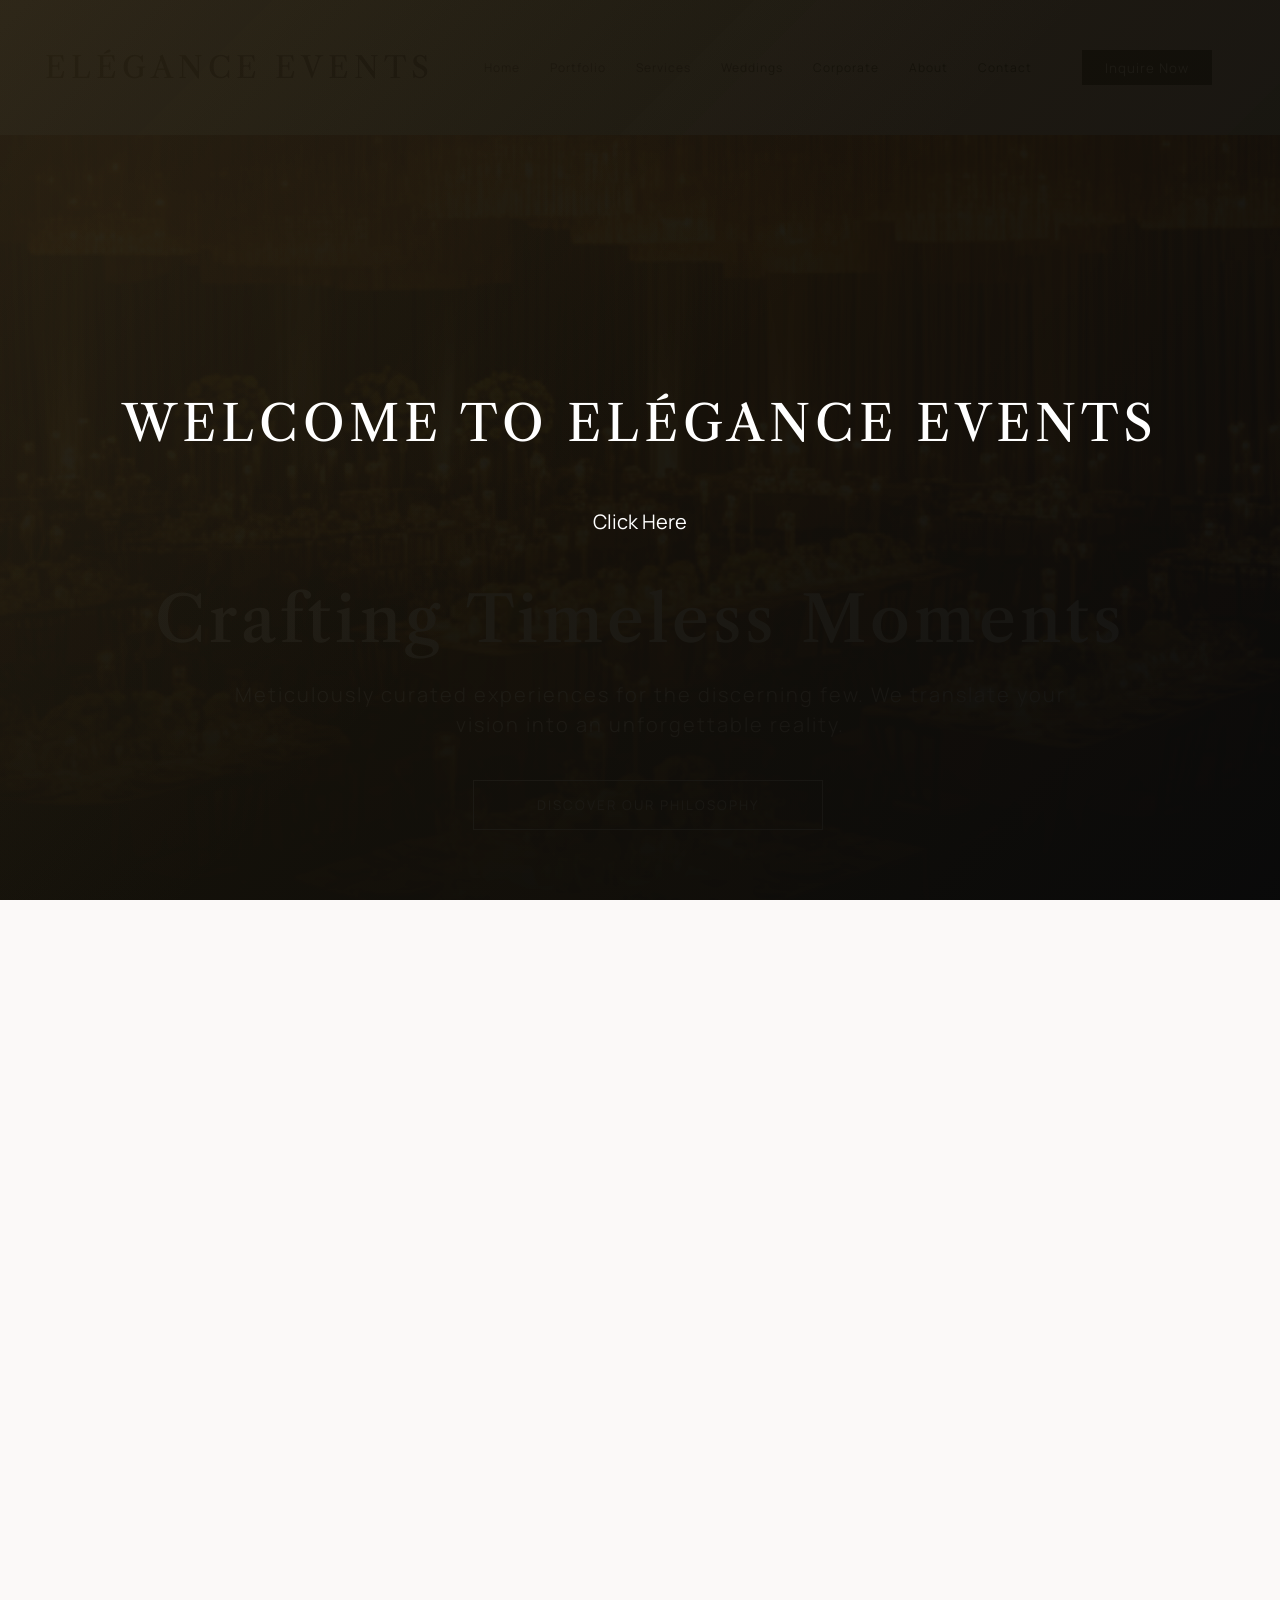
<file: index.html>
<!DOCTYPE html>
<html lang="en">
<head>
    <meta charset="UTF-8">
    <meta name="viewport" content="width=device-width, initial-scale=1.0">
    <link rel="stylesheet" href="style.css">
    <script src="index.js"></script>
    <title>HOME</title>
</head>
<body>

    <div class="welcome-overlay" id="welcomeOverlay">
        <div class="welcome-content">
            <h1>WELCOME TO ELÉGANCE EVENTS</h1>
            <button id="welcome-btn">Click Here</button>
        </div>
    </div>
    <header>
        <h1>ELÉGANCE EVENTS</h1>

        <nav id="mainNav">
            <a href="/">Home</a>
            <a href="portfolio.html">Portfolio</a>
            <a href="services.html">Services</a>
            <a href="weddings.html">Weddings</a>
            <a href="corporate.html">Corporate</a>
            <a href="about.html">About</a>
            <a href="contact.html">Contact</a>
        </nav>
        <div class="inquire-btn">
            <button><a href="inquire.html">Inquire Now</a></button>
        </div>

        <div class="hamburger" id="hamburger">
            <span></span>
            <span></span>
            <span></span>
        </div>
    </header>

    <div class="moment">
        <div class="moments-pic">
            <img src="/Images/hero.png" class="dining-hall" alt="">

            <div class="moments">
                <h2>Crafting Timeless Moments</h2>
                <p>Meticulously curated experiences for the discerning few. 
                    We translate your vision into an unforgettable reality.
                </p>
                <div class="btn">
                    <button class="discover-btn">DISCOVER OUR PHILOSOPHY</button>
                </div>
            </div>
        </div>
    </div>

    <section class="philosophy-section reveal">
        <div class="philosophy-image slide-left">
            <img src="/Images/philosophy.png" class="arch-pic" alt="">
        </div>


        <div class="content slide-right">
            <div class="content-title reveal">
                <h3>OUR PHILOSOPHY</h3>
                <h1>The Architecture of Elegance</h1>
            </div>
            
            <div class="content-para reveal">
                <p>At Elégance Events, we believe that true luxury lies in the
                    unseen details. It is the subtle interplay of light and texture,
                    the seamless orchestration of service, and the quiet
                    confidence of a perfectly executed plan.
                </p>

                <p>We approach each event as a blank canvas, drawing upon our
                    refined aesthetic and global network of artisans to construct
                    an experience that is both monumental and deeply personal.
                </p>

                <div class="read-btn">
                    <button class="our-story-btn">READ OUR STORY</button>
                </div>
            </div>

            <!-- <div class="read-btn">
                <button class="our-story-btn">READ OUR STORY</button>
            </div> -->
        </div>
    </section>

    <section>
        <div class="portfolio">
            <div class="portfolio-content">
                <div class="port-cont">
                    <h3>PORTFOLIO</h3>
                    <h1>Featured Curations</h1>
                </div>
                <div class="view">
                    <h4>View Full Gallery <i class="fa-solid fa-arrow-right"></i></h4>
                </div>
            </div>

            <div class="portfolio-images">
                <div class="outdoor reveal">
                    <div class="outdoor-content">
                        <h3>VILLA BALBIANO, LAKE COMO</h3>
                        <h2>The Laurent-Perrier Nuptials</h2>
                    </div>
                </div>

                <div class="hall reveal">
                    <div class="hall-content">
                        <h3>THE MET, NEW YORK</h3>
                        <h2>Sartorial Autumn Gala</h2>
                    </div>
                </div>

                <div class="cake reveal">
                    <div class="cake-content">
                        <h3>ARTISAN DETAILS</h3>
                        <h2>Sculptural Confections</h2>
                    </div>
                </div>
            </div>
        </div>
    </section>

    <section>
        <div class="write-ups reveal">
            <h3>WORDS OF ACCLAIM</h3>
            <div class="paragraph">
                <p>"Elégance Events possesses an unparalleled ability 
                    to translate abstract dreams into tangible perfection. 
                    Their meticulous attentionto detail and calm execution 
                    allowed us to simply be guests at our own monumental 
                    celebration. It was an exercise in pure luxury."
                </p>
            </div>
            <div class="bottom">
                <h3>VICTORIA & JAMES HARRISON</h3>
                <p>Château de Vaux-le-Vicomte, France</p>
            </div>

            <div class="circles">
                <div class="circle-1"></div>
                <div class="circle-2"></div>
                <div class="circle-2"></div>
            </div>
        </div>
    </section>

    <footer>
        <div class="footer-control">
            <div class="elegance-content">
                <h2>ELÉGANCE</h2>
                <p>Crafting timeless moments
                    through meticulous design and
                    flawless execution for the world's
                    most discerning clientele.
                </p>
            </div>

            <div class="inquries-content">
                <a href="">INQUIRES</a>

                <p>hello@eleganceevents.com</p>

                <p>+1 (212) 555-0198</p>

                <p>New York · Paris · London</p>
            </div>

            <div class="socials">
                <a href="">Social</a>
                <p>Instagram</p>

                <p>Pinterest</p>

                <p>Vogue Feature</p>
            </div>

            <div class="legal">
                <a href="">Legal</a>
                <p>Privacy Policy</p>
                <p>Terms of Service</p>
                <p>Press Kit</p>
                <p>Careers</p>
            </div> 
        </div>
        <div class="copyright">
            <h3>© 2026 ELÉGANCE EVENTS. ALL RIGHTS RESERVED.</h3>
        </div>
    </footer>
</body>
</html>
</file>
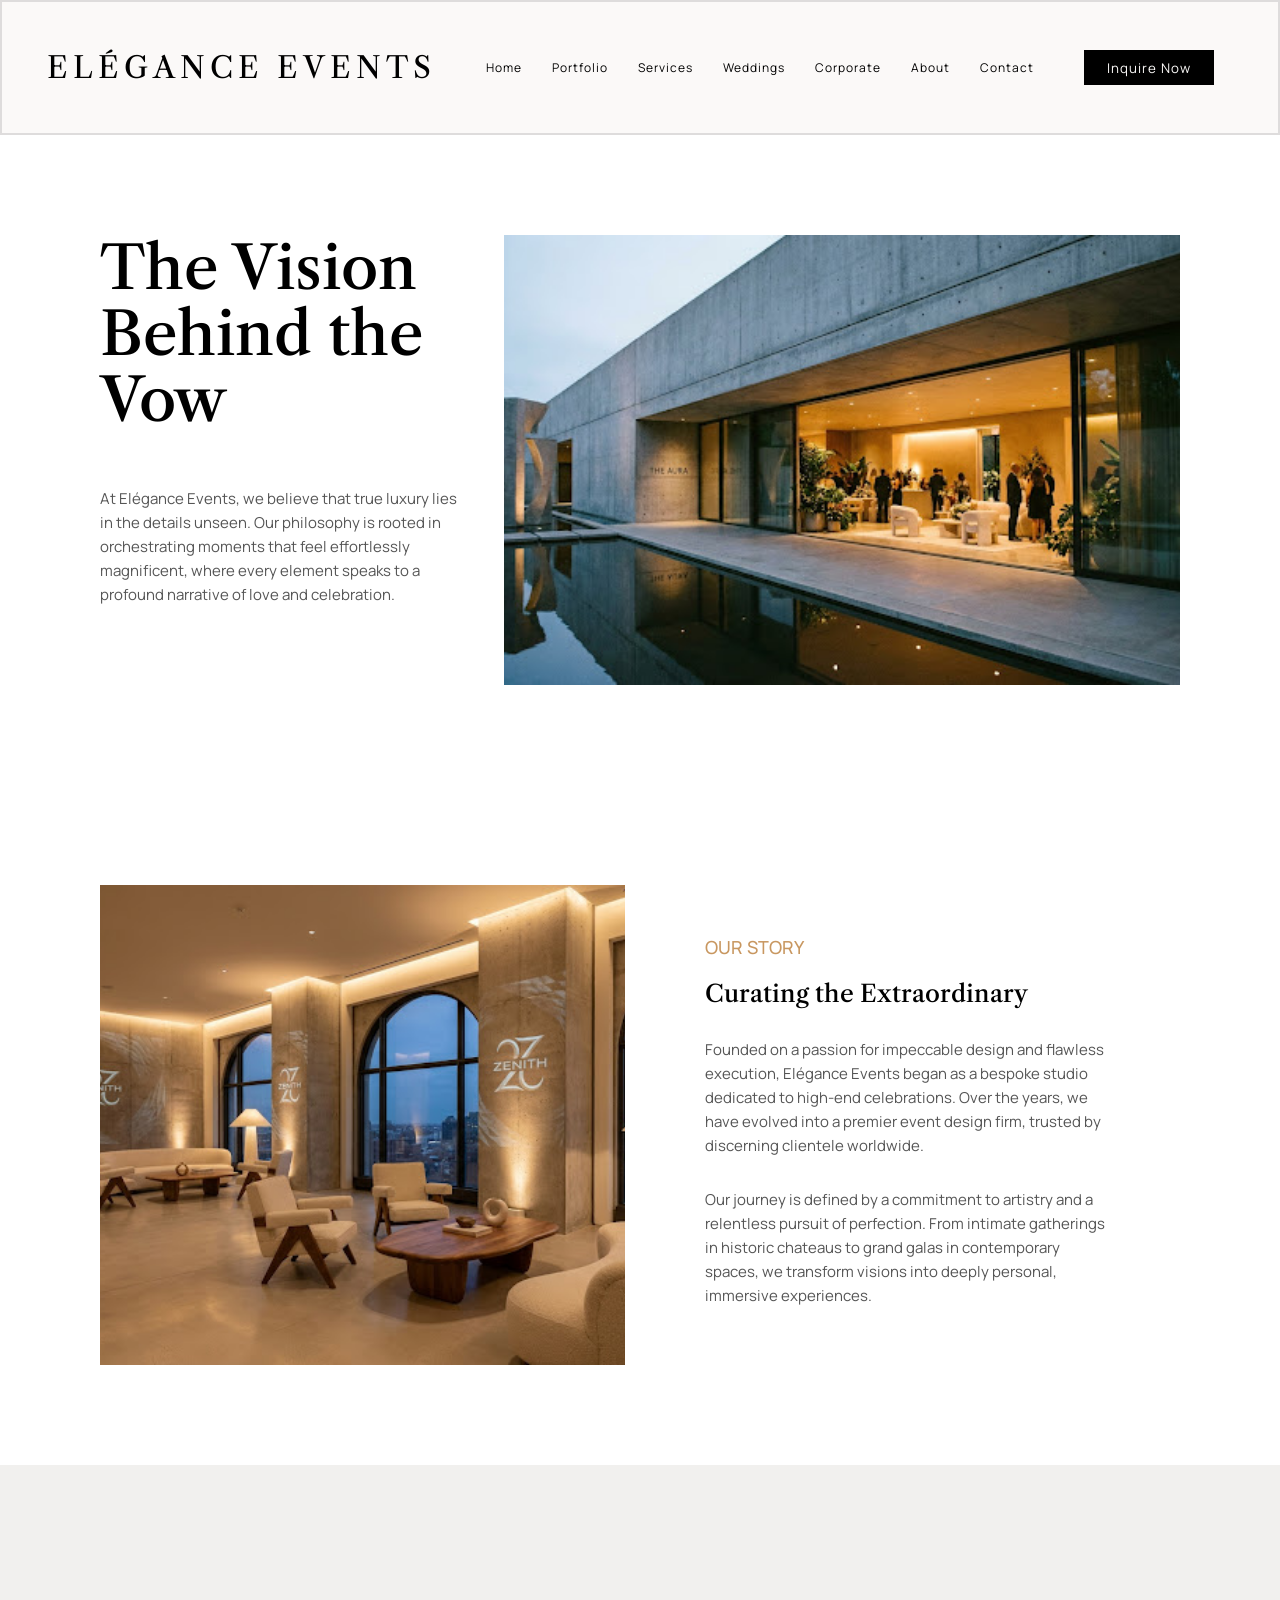
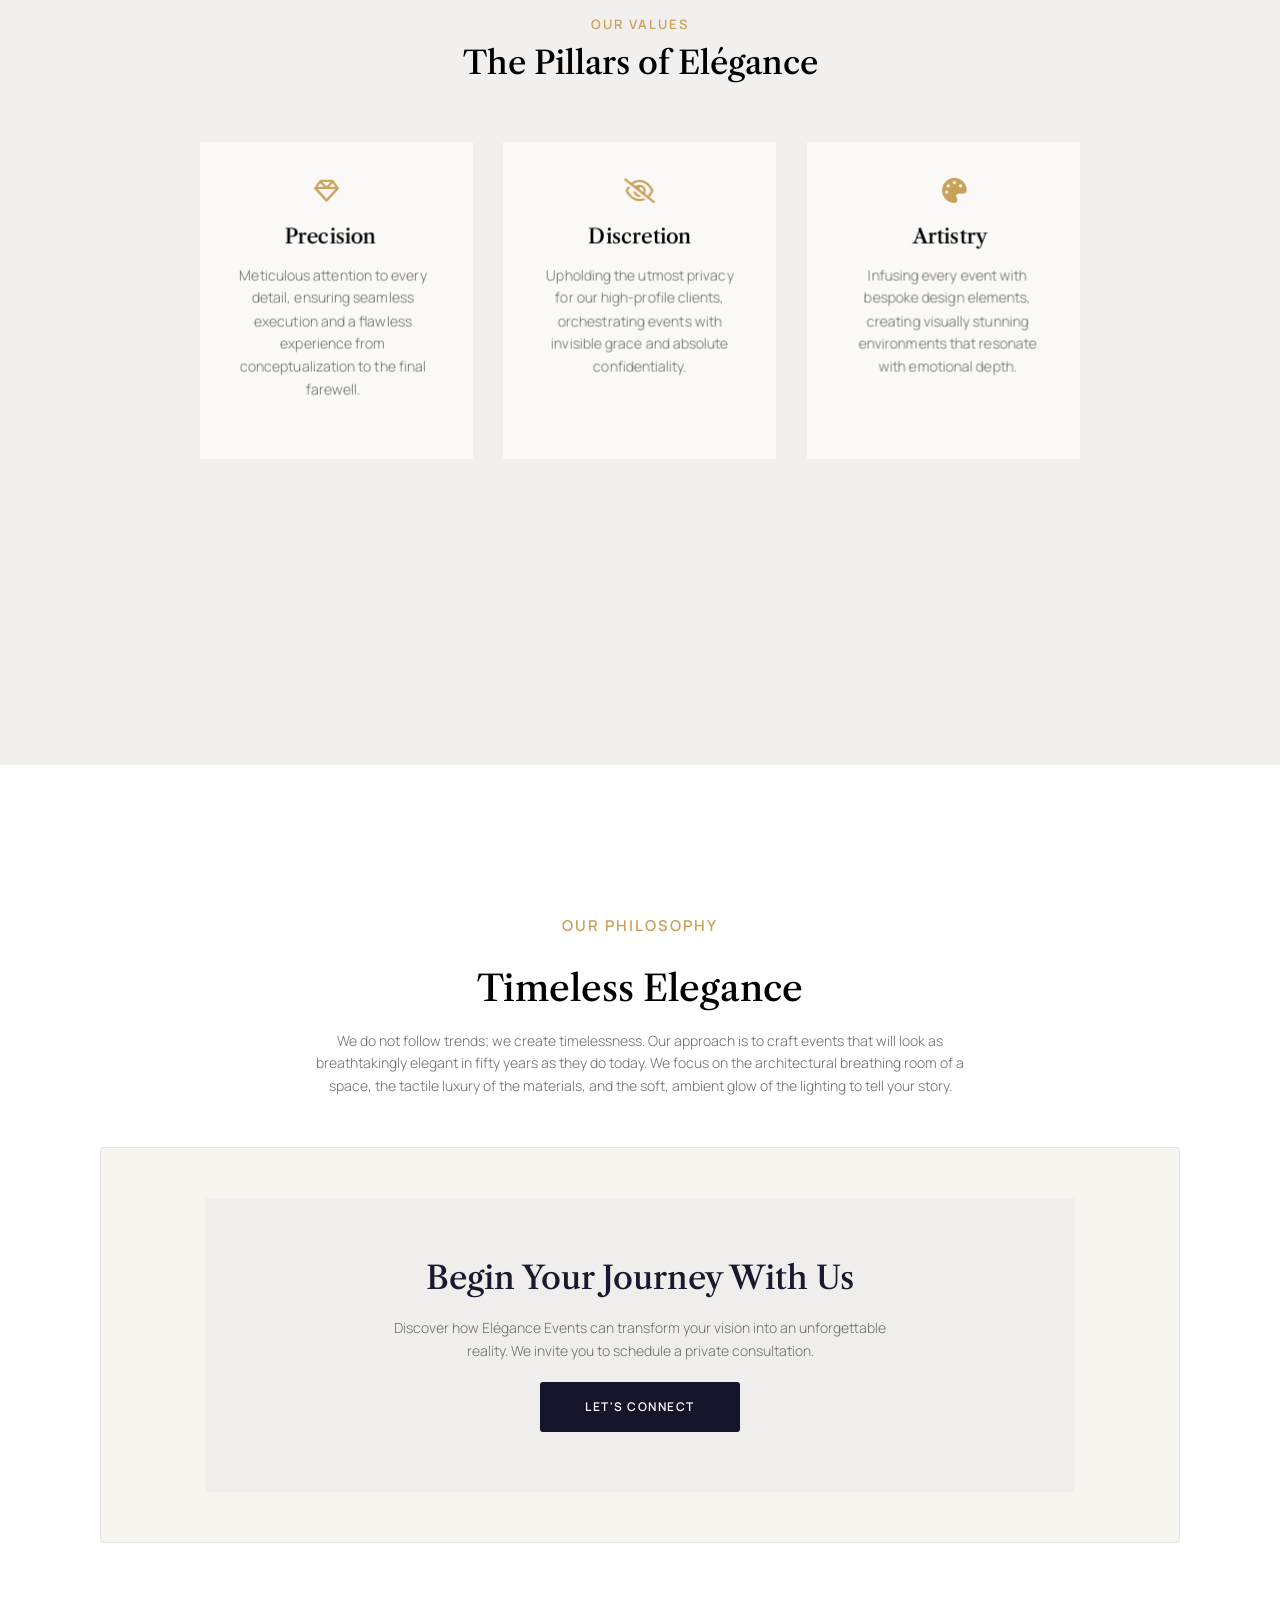
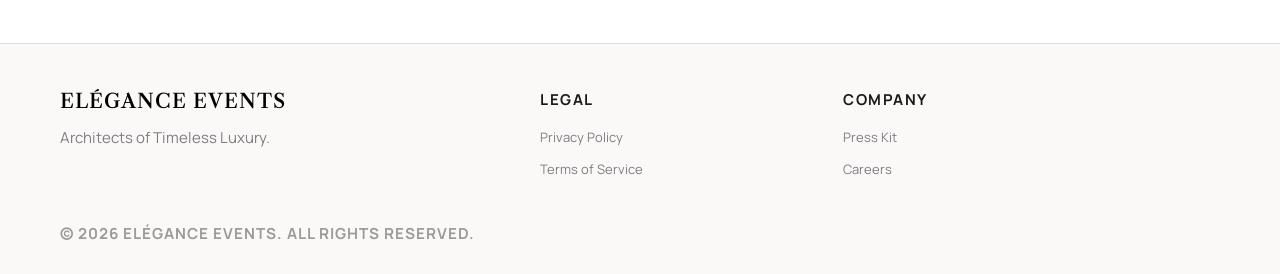
<file: about.html>
<!DOCTYPE html>
<html lang="en">
<head>
    <meta charset="UTF-8">
    <meta name="viewport" content="width=device-width, initial-scale=1.0">
    <script defer src="about.js"></script>
    <title>Document</title>
    <link rel="stylesheet" href="about.css">
    <link rel="stylesheet" href="https://cdnjs.cloudflare.com/ajax/libs/font-awesome/6.5.1/css/all.min.css">
</head>
<body>
    <header>
        <h1>ELÉGANCE EVENTS</h1>

        <nav id="mainNav">
            <a href="/">Home</a>
            <a href="portfolio.html">Portfolio</a>
            <a href="services.html">Services</a>
            <a href="weddings.html">Weddings</a>
            <a href="corporate.html">Corporate</a>
            <a href="about.html">About</a>
            <a href="contact.html">Contact</a>
        </nav>
        <div class="inquire-btn">
            <button><a href="inquire.html">Inquire Now</a></button>
        </div>

        <div class="hamburger" id="hamburger">
            <span></span>
            <span></span>
            <span></span>
        </div>
    </header>

    <section>
        <div class="vision-control">
            <div class="vision-content">
                <div class="vision-text">
                    <h2>The Vision Behind the Vow</h2>
                    <p>At Elégance Events, we believe that true luxury
                        lies in the details unseen. Our philosophy is
                        rooted in orchestrating moments that feel
                        effortlessly magnificent, where every element
                        speaks to a profound narrative of love and
                        celebration.
                    </p>
                </div>
                <div class="vision-pic"></div>
            </div>
        </div>
    </section>

    <section>
        <div class="vision-control">
            <div class="vision-content-2">
                <div class="vision-pic2"></div>
                <div class="vision-text2">
                    <div class="vision-title">
                        <h3>OUR STORY</h3>
                        <h2>Curating the Extraordinary</h2>
                    </div>
                    <p>Founded on a passion for impeccable design and flawless
                        execution, Elégance Events began as a bespoke studio dedicated
                        to high-end celebrations. Over the years, we have evolved into a
                        premier event design firm, trusted by discerning clientele
                        worldwide.
                    </p>

                    <p>Our journey is defined by a commitment to artistry and a
                        relentless pursuit of perfection. From intimate gatherings in
                        historic chateaus to grand galas in contemporary spaces, we
                        transform visions into deeply personal, immersive experiences.
                    </p>
                </div>
            </div>
        </div>
    </section>

    <section class="pillar-service">
        <div class="pillar-service-control">
            <div class="pillar-service-title">
                <h3>OUR VALUES</h3>
                <h2>The Pillars of Elégance</h2>
            </div>
            <div class="pillar-content-cards">
                <div class="pillar-service-content tilt-card">
                    <i class="fa-regular fa-gem" style="color: rgb(201, 161, 90);"></i>
                    <h2>Precision</h2>

                    <p>Meticulous attention to every detail,
                        ensuring seamless execution and a
                        flawless experience from
                        conceptualization to the final farewell.
                    </p>

                </div>

                <div class="pillar-service-content-2 tilt-card">
                    <i class="fa-regular fa-eye-slash" style="color: rgb(201, 161, 90);"></i>
                    <h2>Discretion</h2>

                    <p>Upholding the utmost privacy for our
                        high-profile clients, orchestrating events
                        with invisible grace and absolute
                        confidentiality.
                    </p>
                </div>

                <div class="pillar-service-content-3 tilt-card">
                    <i class="fa-solid fa-palette" style="color: rgb(201, 161, 90);"></i>
                    <h2>Artistry</h2>

                    <p>Infusing every event with bespoke design
                        elements, creating visually stunning
                        environments that resonate with
                        emotional depth.
                    </p>
                </div>
            </div>
        </div>
    </section>

    <section>
        <div class="timeless-control">
            <div class="timeless-content">
                <h3>OUR PHILOSOPHY</h3>

                <h2>Timeless Elegance</h2>

                <p>We do not follow trends; we create timelessness. Our approach is 
                    to craft events that will look as breathtakingly elegant in 
                    fifty years as they do today. We focus on the architectural 
                    breathing room of a space, the tactile luxury of the materials, 
                    and the soft, ambient glow of the lighting to tell your story.
                </p>
            </div>
        </div>


        <div class="journey-control">
            <div class="journey-content">
                <h2>Begin Your Journey With Us</h2>

                <p>Discover how Elégance Events can transform 
                    your vision into an unforgettable reality. We
                    invite you to schedule a private consultation.
                </p>

                <button class="cta-button">Let's Connect</button>
            </div>
        </div>
    </section>

    <footer>
        <div class="footer-control">
            <div class="elegance-content">
                <h2>ELÉGANCE EVENTS</h2>
                <p>Architects of Timeless Luxury.</p>
            </div>

            <div class="legal">
                <h4>LEGAL</h4>
                <a href="">Privacy Policy</a>
                <a href="">Terms of Service</a>
            </div> 

            <div class="company">
                <h4>COMPANY</h4>
                <a href="">Press Kit</a>
                <a href="">Careers</a>
            </div>
        </div>
        <div class="copyright">
            <h3>© 2026 ELÉGANCE EVENTS. ALL RIGHTS RESERVED.</h3>
        </div>
    </footer>
</body>
</html>
</file>
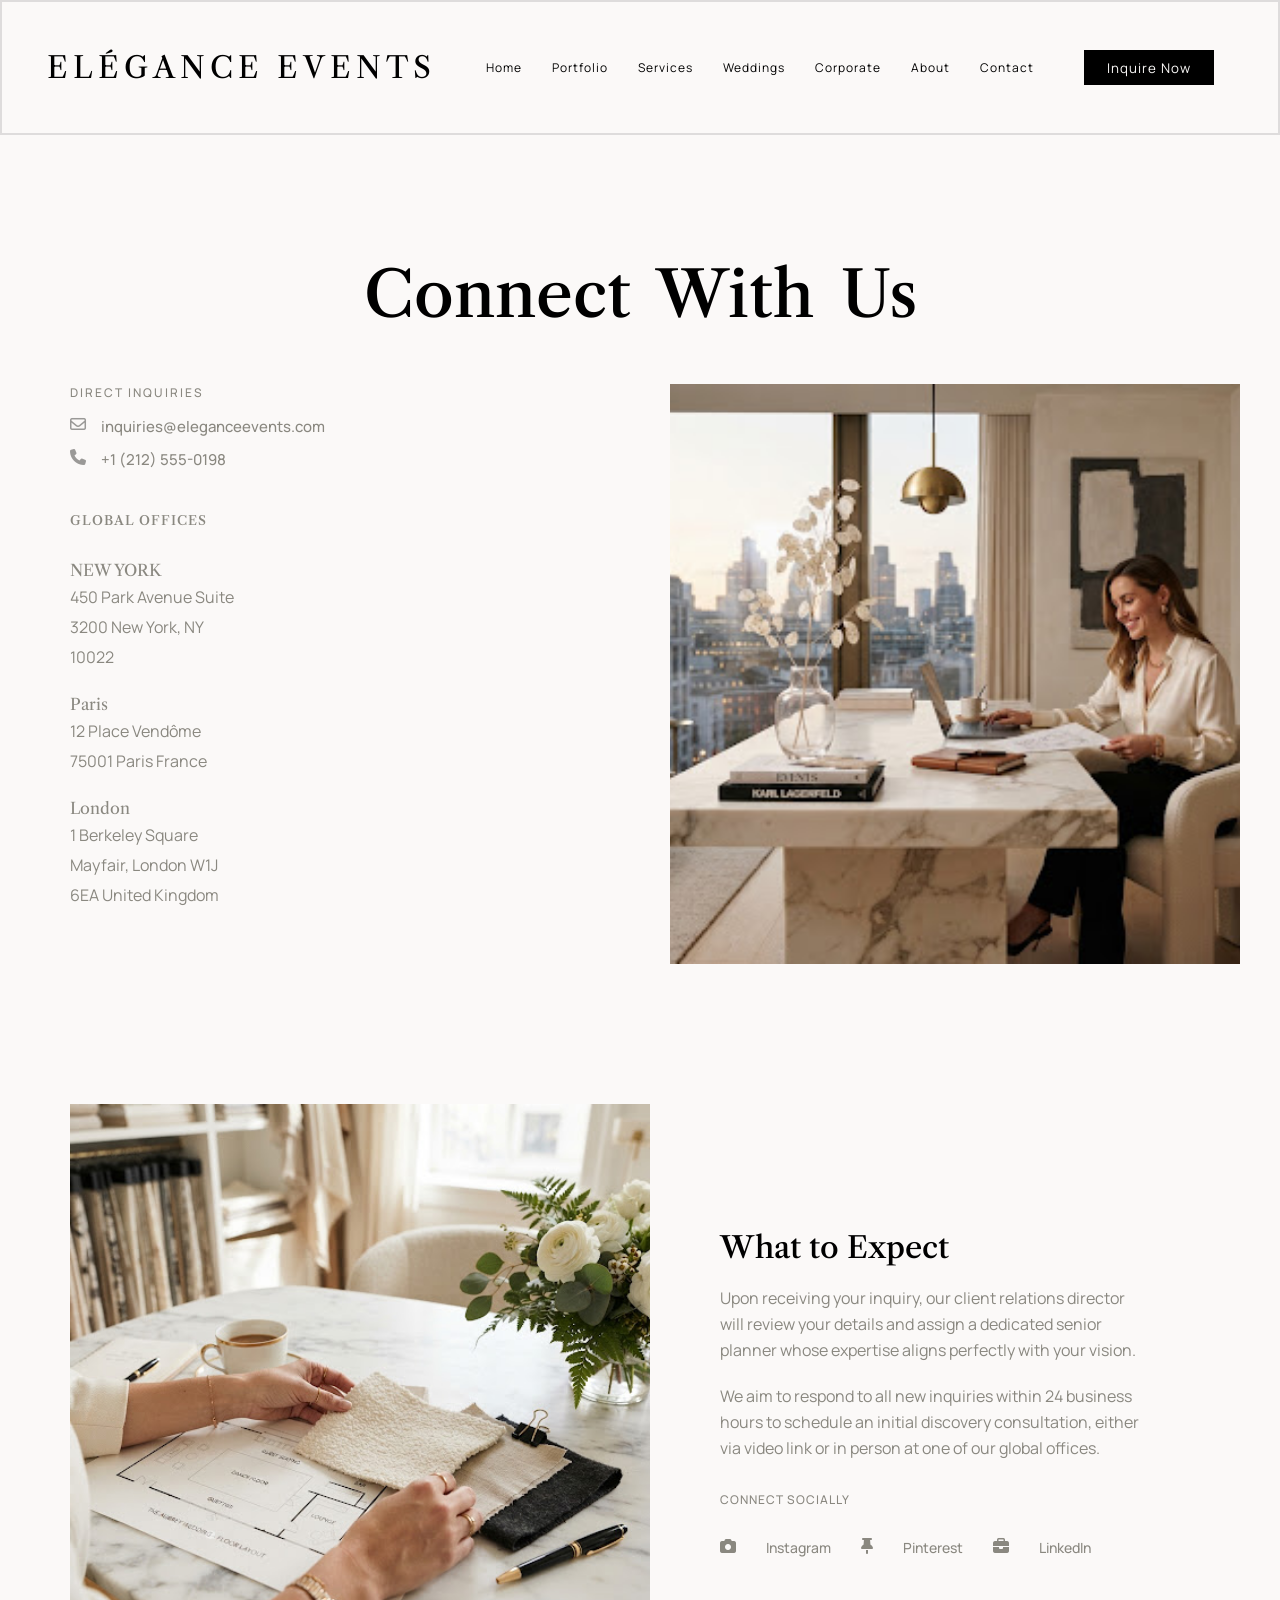
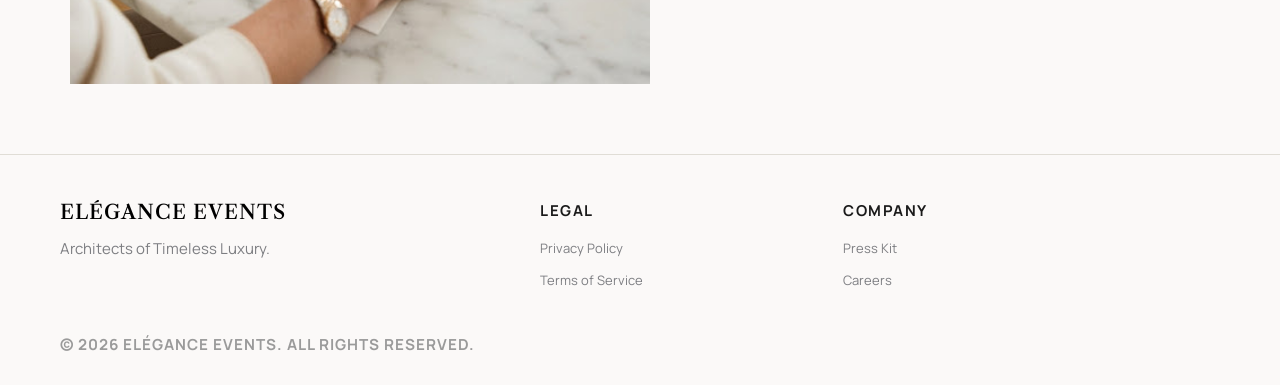
<file: contact.html>
<!DOCTYPE html>
<html lang="en">
<head>
    <meta charset="UTF-8">
    <meta name="viewport" content="width=device-width, initial-scale=1.0">
    <script defer src="contact.js"></script>
    <title>Contact Us</title>
    <link rel="stylesheet" href="https://cdnjs.cloudflare.com/ajax/libs/font-awesome/6.5.1/css/all.min.css">
    <link rel="stylesheet" href="contact.css">
</head>
<body>
    <header>
        <h1 class="logo">ELÉGANCE EVENTS</h1>

        <nav id="mainNav">
            <a href="/">Home</a>
            <a href="portfolio.html">Portfolio</a>
            <a href="services.html">Services</a>
            <a href="weddings.html">Weddings</a>
            <a href="corporate.html">Corporate</a>
            <a href="about.html">About</a>
            <a href="contact.html">Contact</a>
        </nav>
        <div class="inquire-btn">
            <button><a href="inquire.html">Inquire Now</a></button>
        </div>

        <div class="hamburger" id="hamburger">
            <span></span>
            <span></span>
            <span></span>
        </div>
    </header>


    <section>
        <div class="content-control">
            <div class="content">
                <h1>Connect With Us</h1>
            </div>
        </div>

        <div class="direct-control">
            <div class="left-side">
                <div class="direct-inquries">
                    <h3>Direct Inquiries</h3>
                    <div class="inquires">
                        <i class="fa-regular fa-envelope" style="color: rgb(154, 153, 151);"></i>
                        <p class="directs">inquiries@eleganceevents.com</p>
                    </div>
                    <div class="inquires">
                        <i class="fa-solid fa-phone" style="color: rgb(154, 153, 151);"></i>
                        <p class="directs">+1 (212) 555-0198</p>
                    </div>
                </div>
                <p class="global">GLOBAL OFFICES</p>

                <div class="office">
                    <div class="places">
                        <h2>NEW YORK</h2>
                        <p>450 Park Avenue
                            Suite 3200
                            New York, NY 10022
                        </p>
                    </div>
                    
                    <div class="places">
                        <h2>Paris</h2>
                        <p>12 Place Vendôme
                            75001 Paris
                            France
                        </p>
                    </div>
                    
                    <div class="places">
                        <h2>London</h2>
                        <p>1 Berkeley Square
                            Mayfair, London W1J 6EA
                            United Kingdom
                        </p>
                    </div>
                </div>
            </div>
            <div class="pic-connect"></div>
        </div>
    </section>

    <section>
        <div class="expect-control">
            <div class="pic-connect-2"></div>

            <div class="right-side">
                <div class="expect">
                    <h2>What to Expect</h2>

                    <p>Upon receiving your inquiry, our client relations director
                        will review your details and assign a dedicated senior
                        planner whose expertise aligns perfectly with your vision.
                    </p>

                    <p>We aim to respond to all new inquiries within 24 business hours to
                        schedule an initial discovery consultation, either via video link or in
                        person at one of our global offices.
                    </p>
                </div>

                <div class="connect">
                    <h3>CONNECT SOCIALLY</h3>
                    <div class="socials">
                        <i class="fa-solid fa-camera" style="color: rgb(138, 136, 128);"></i>
                        <h4>Instagram</h4>

                        <i class="fa-solid fa-thumbtack" style="color: rgb(138, 136, 128);"></i>
                        <h4>Pinterest</h4>

                        <i class="fa-solid fa-briefcase" style="color: rgb(138, 136, 128);"></i>
                        <h4>LinkedIn</h4>
                    </div>
                </div>
            </div>
        </div>
    </section>

    <footer>
        <div class="footer-control">
            <div class="elegance-content">
                <h2>ELÉGANCE EVENTS</h2>
                <p>Architects of Timeless Luxury.</p>
            </div>

            <div class="legal">
                <h4>LEGAL</h4>
                <a href="">Privacy Policy</a>
                <a href="">Terms of Service</a>
            </div> 

            <div class="company">
                <h4>COMPANY</h4>
                <a href="">Press Kit</a>
                <a href="">Careers</a>
            </div>
        </div>
        <div class="copyright">
            <h3>© 2026 ELÉGANCE EVENTS. ALL RIGHTS RESERVED.</h3>
        </div>
    </footer>
</body>
</html>
</file>
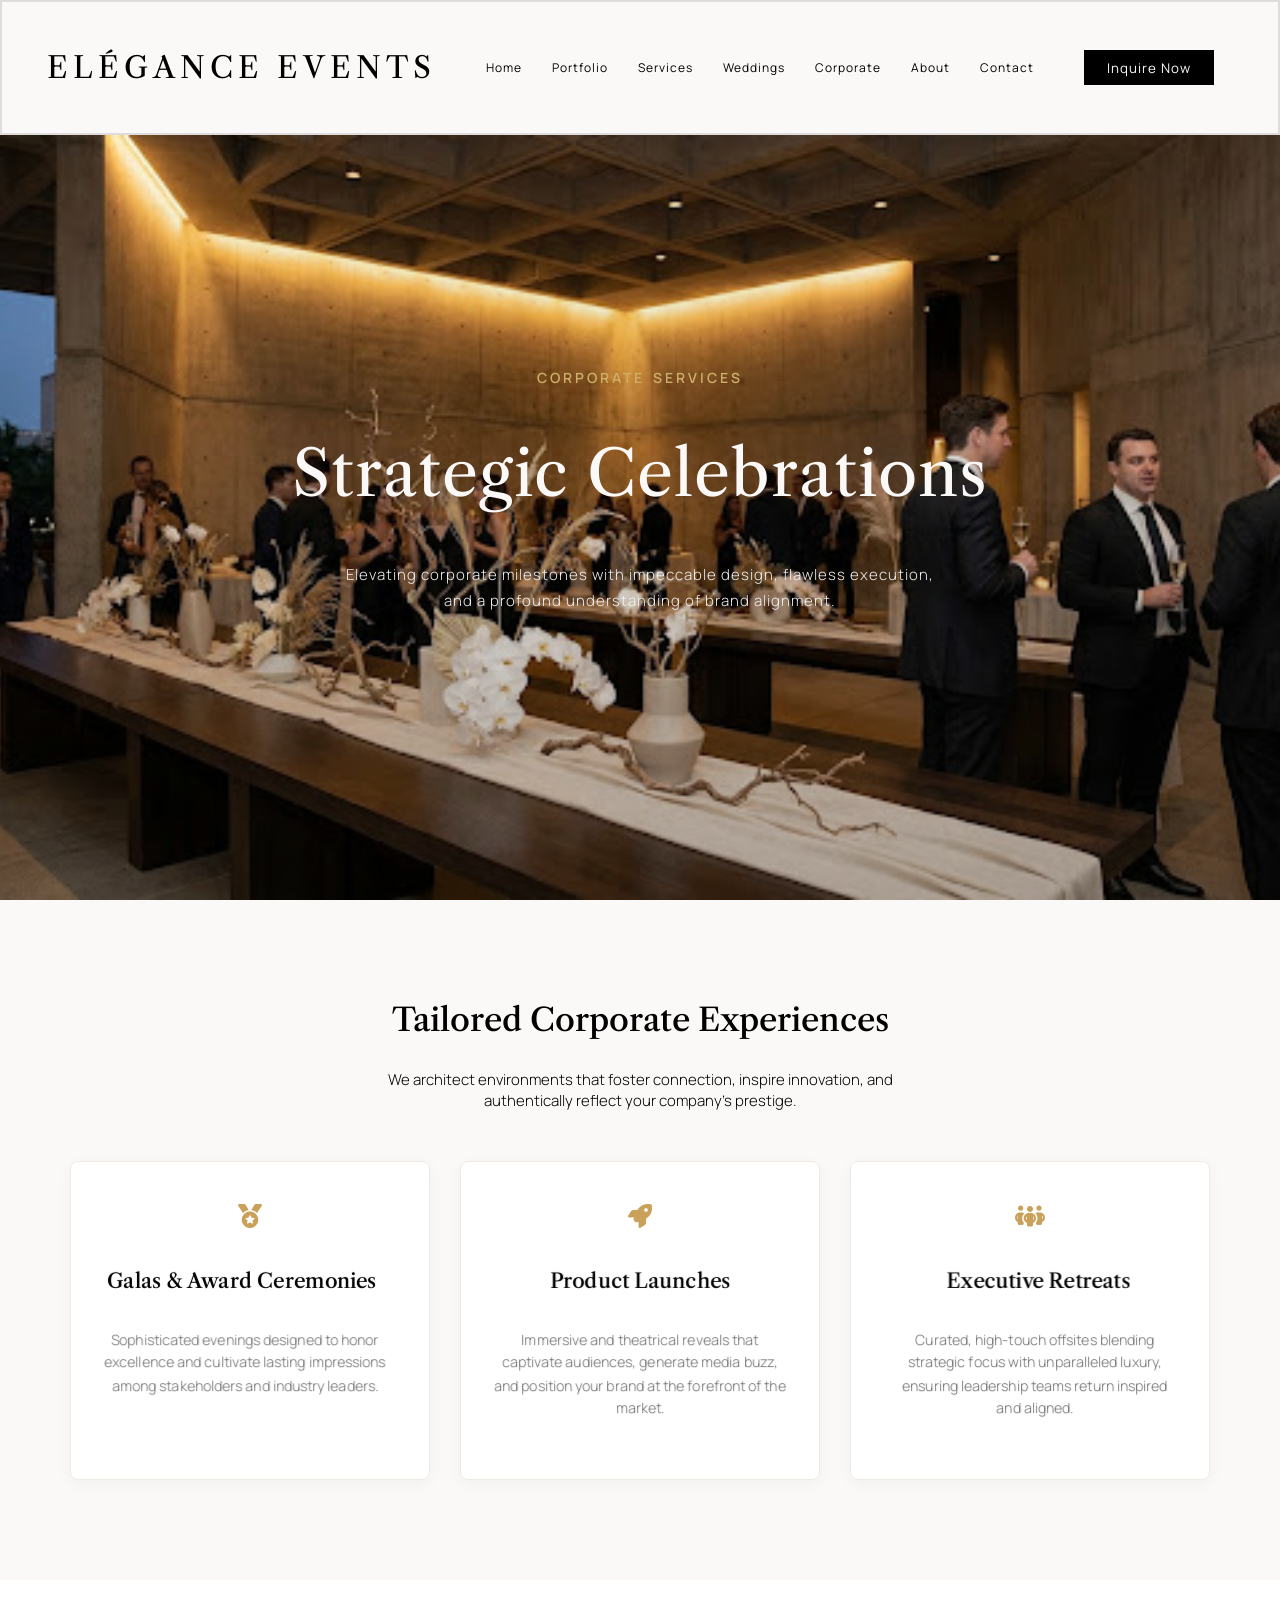
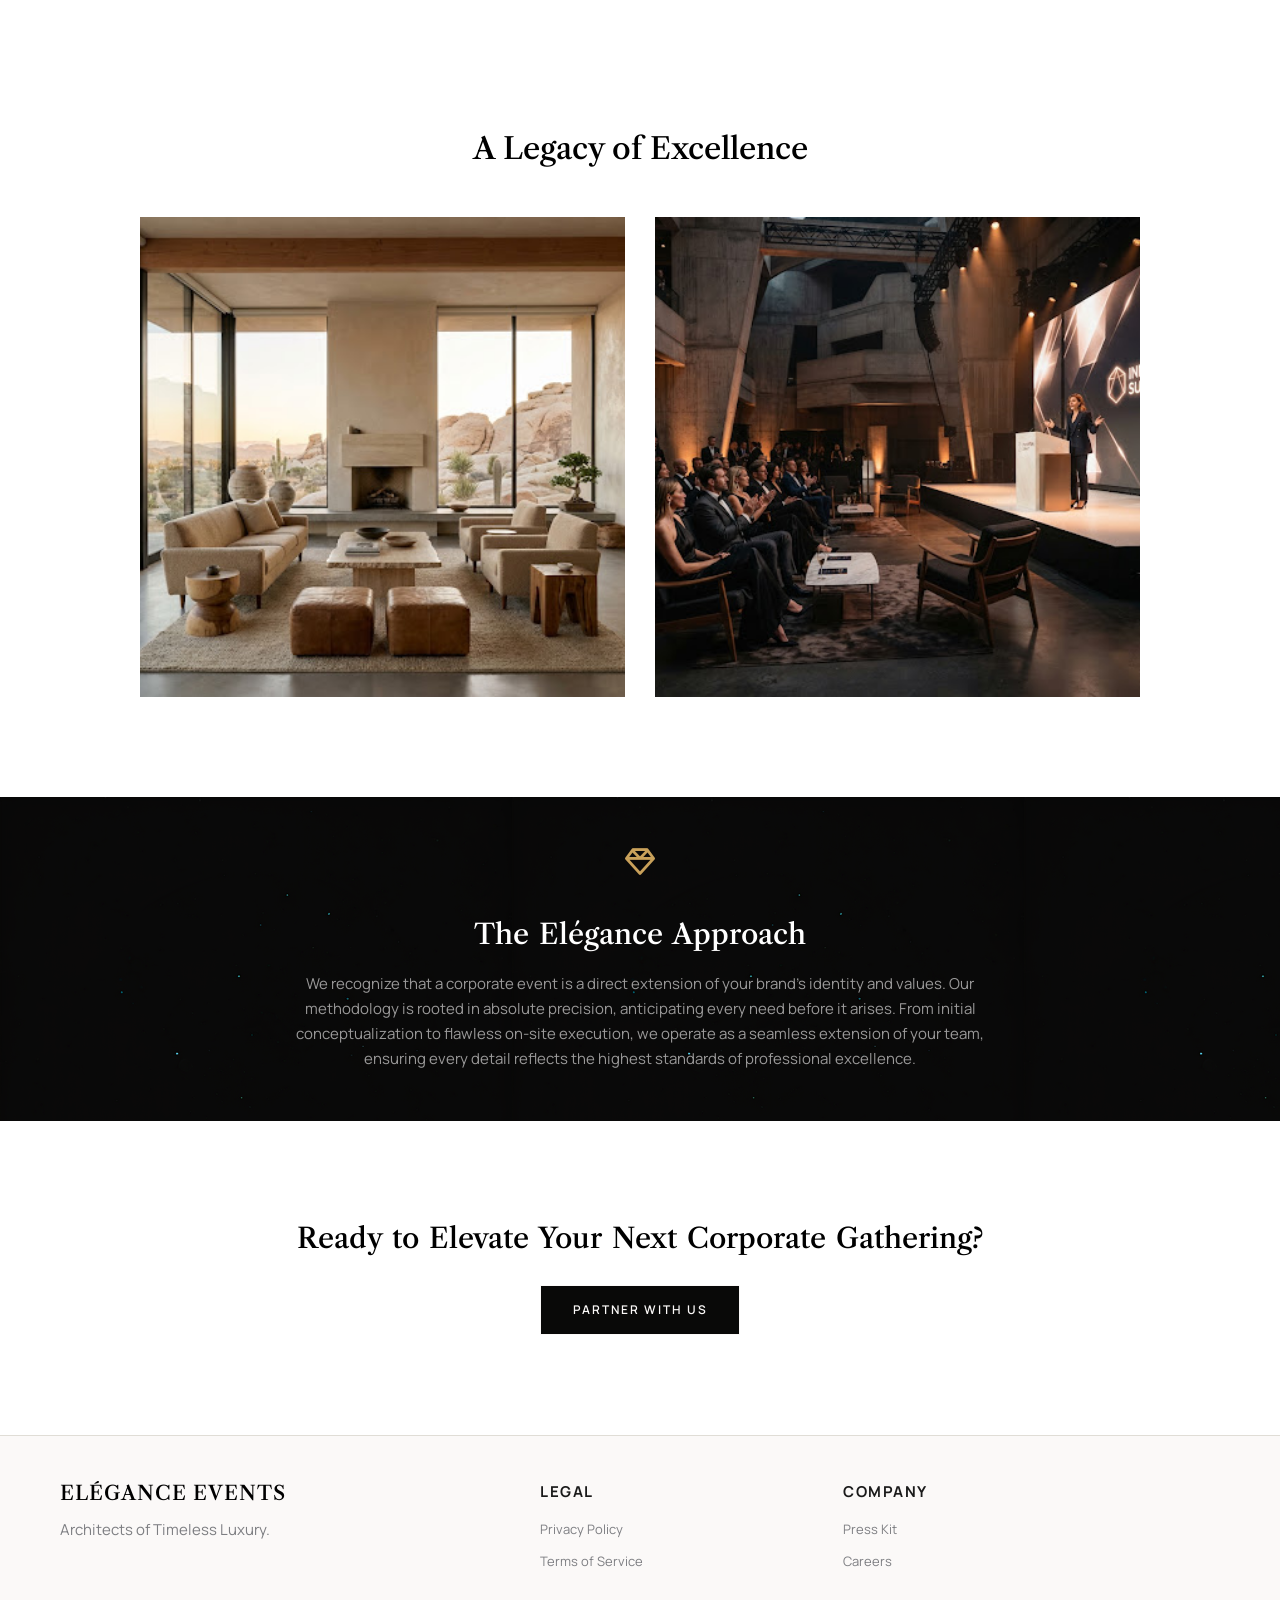
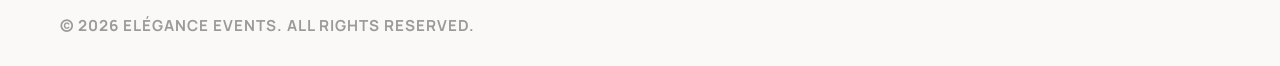
<file: corporate.html>
<!DOCTYPE html>
<html lang="en">
<head>
    <meta charset="UTF-8">
    <meta name="viewport" content="width=device-width, initial-scale=1.0">
    <title>Document</title>
    <script defer src="corporate.js"></script>
    <link rel="stylesheet" href="corporate.css">
    <link rel="stylesheet" href="https://cdnjs.cloudflare.com/ajax/libs/font-awesome/6.5.1/css/all.min.css">
</head>
<body>
    <header>
        <h1>ELÉGANCE EVENTS</h1>

        <nav id="mainNav">
            <a href="/">Home</a>
            <a href="portfolio.html">Portfolio</a>
            <a href="services.html">Services</a>
            <a href="weddings.html">Weddings</a>
            <a href="corporate.html">Corporate</a>
            <a href="about.html">About</a>
            <a href="contact.html">Contact</a>
        </nav>
        <div class="inquire-btn">
            <button><a href="inquire.html">Inquire Now</a></button>
        </div>

        <div class="hamburger" id="hamburger">
            <span></span>
            <span></span>
            <span></span>
        </div>
    </header>

    <main>
        <div class="strategic-pic">
            <img src="/Images/corporate hero.jpg" class="hero" alt="">

            <div class="strategic-moment">
                <h3>CORPORATE SERVICES</h3>
                <h1>Strategic Celebrations</h1>

                <p>Elevating corporate milestones with impeccable design, 
                    flawless execution, and a profound understanding 
                    of brand alignment.
                </p>
            </div>
        </div>
    </main>

    <section>
        <div class="tailored-control">
            <div class="tailored-title">
                <h2>Tailored Corporate Experiences</h2>

                <p>We architect environments that foster connection, 
                    inspire innovation, and authentically reflect your 
                    company's prestige.
                </p>
            </div>

            <div class="tailored-cards">
                <div class="tailored-content tilt-card">
                    <span class="icon-badge">
                        <i class="fa-solid fa-medal" style="color: rgb(201, 161, 90);"></i>
                    </span>
                    
                    <h2>Galas & Award
                        Ceremonies
                    </h2>

                    <p>Sophisticated evenings designed to
                        honor excellence and cultivate lasting
                        impressions among stakeholders and
                        industry leaders.
                    </p>
                </div>

                <div class="tailored-content-2 tilt-card">
                    <span class="icon-badge">
                        <i class="fa-solid fa-rocket" style="color: rgb(201, 161, 90);"></i>
                    </span>
                    
                    <h2>Product Launches</h2>

                    <p>Immersive and theatrical reveals that
                        captivate audiences, generate media
                        buzz, and position your brand at the
                        forefront of the market.
                    </p>
                </div>

                <div class="tailored-content-3 tilt-card">
                    <span class="icon-badge">
                        <i class="fa-solid fa-people-group" style="color: rgb(201, 161, 90);"></i>
                    </span>
                    <h2>Executive Retreats</h2>

                    <p>Curated, high-touch offsites blending
                        strategic focus with unparalleled
                        luxury, ensuring leadership teams
                        return inspired and aligned.
                    </p>
                </div>
            </div>
        </div>
    </section>

    <section>
        <div class="legacy-control">
            <div class="legacy-title">
                <h2>A Legacy of Excellence</h2>
            </div>

            <div class="legacy-pics">
                <div class="pic-card">
                    <div class="pic-frame">
                        <div class="pic-image pic1"></div>
                        <div class="pic-overlay"></div>

                        <div class="pic-caption">
                            <h3>EXECUTIVE NETWORKING</h3>
                            <h2>The Apex Leadership Forum</h2>
                        </div>
                    </div>
                    
                </div>

                <div class="pic-card">
                    <div class="pic-frame">
                        <div class="pic-image pic2"></div>
                        <div class="pic-overlay"></div>

                        <div class="pic-caption">
                            <h3>GLOBAL SUMMIT GALA</h3>
                            <h2>Innovators Horizon 2023</h2>
                        </div>
                    </div>
                </div>
            </div>
        </div>
    </section>

    <section>
        <div class="elegances-control">
            <div class="elegances-content">
                <i class="fa-regular fa-gem" style="color: rgb(201, 161, 90);"></i>
                <h2>The Elégance Approach</h2>

                <p>We recognize that a corporate event is a direct extension of your 
                    brand's identity and values. Our methodology is rooted in absolute 
                    precision, anticipating every need before it arises. From initial
                    conceptualization to flawless on-site execution, we operate as a 
                    seamless extension of your team, ensuring every detail reflects 
                    the highest standards of professional excellence.
                </p>
            </div>
        </div>
    </section>

    <section>
        <div class="gathering-control">
            <div class="gathering-content">
                <h2>Ready to Elevate Your Next Corporate Gathering?</h2>

                <button class="partner-btn">PARTNER WITH US</button>
            </div>
        </div>
    </section>

    <footer>
        <div class="footer-control">
            <div class="elegance-content">
                <h2>ELÉGANCE EVENTS</h2>
                <p>Architects of Timeless Luxury.</p>
            </div>

            <div class="legal">
                <h4>LEGAL</h4>
                <a href="">Privacy Policy</a>
                <a href="">Terms of Service</a>
            </div> 

            <div class="company">
                <h4>COMPANY</h4>
                <a href="">Press Kit</a>
                <a href="">Careers</a>
            </div>
        </div>
        <div class="copyright">
            <h3>© 2026 ELÉGANCE EVENTS. ALL RIGHTS RESERVED.</h3>
        </div>
    </footer>
</body>
</html>
</file>
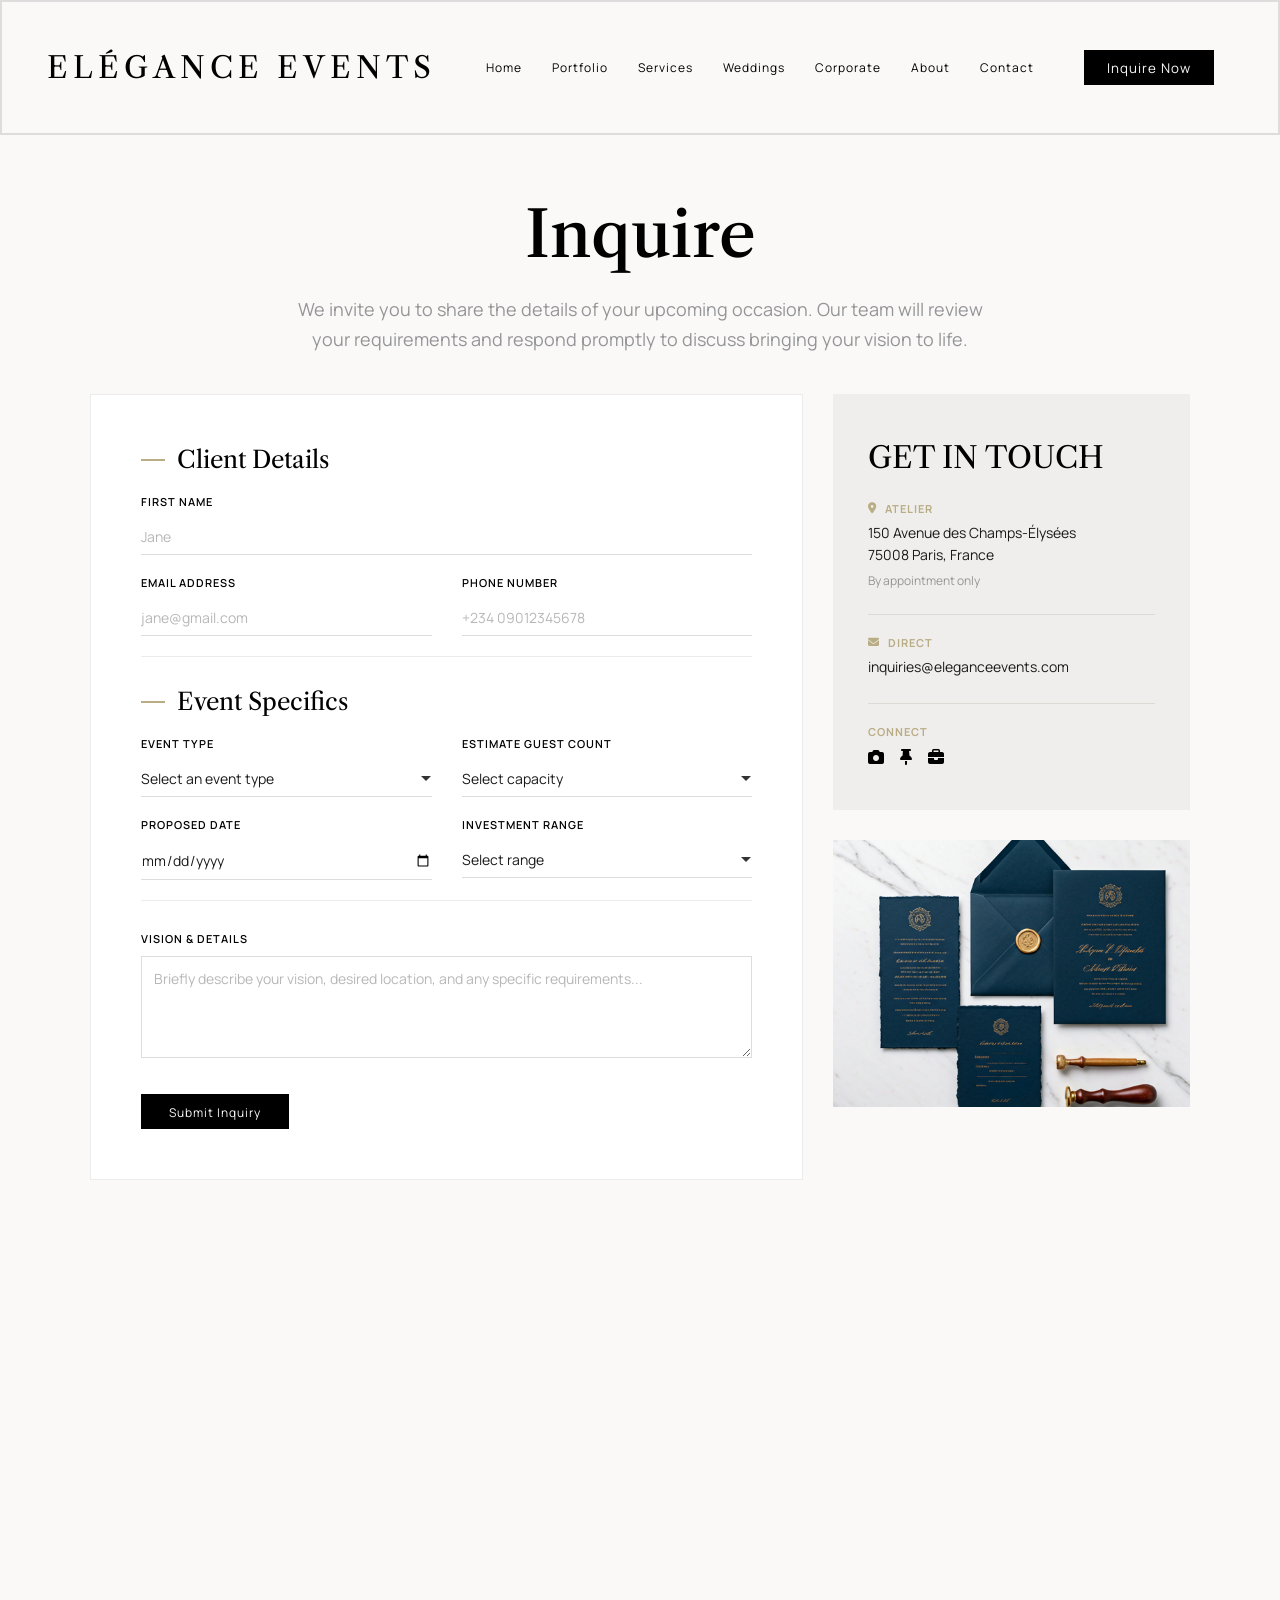
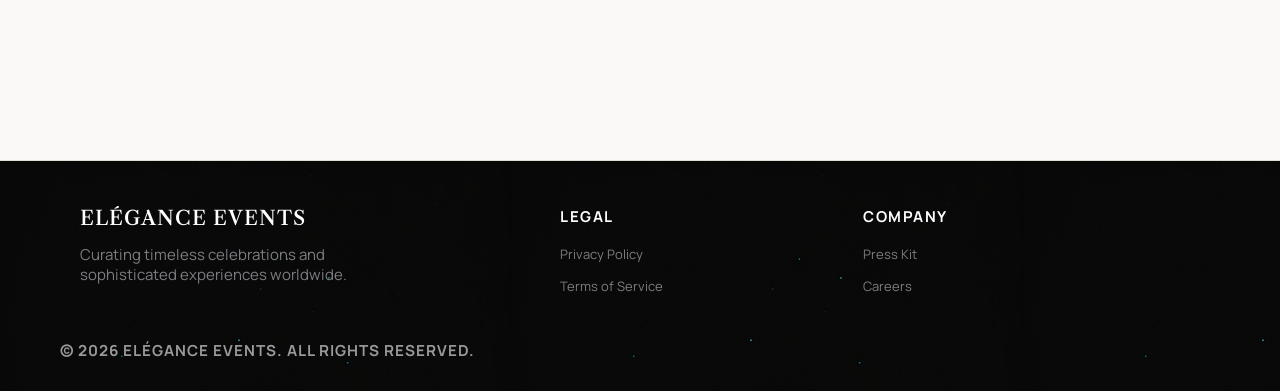
<file: inquire.html>
<!DOCTYPE html>
<html lang="en">
<head>
    <meta charset="UTF-8">
    <meta name="viewport" content="width=device-width, initial-scale=1.0">
    <title>Inquire</title>
    <script defer src="inquire.js"></script>
    <link rel="stylesheet" href="inquire.css">
    <link rel="stylesheet" href="https://cdnjs.cloudflare.com/ajax/libs/font-awesome/6.5.1/css/all.min.css">
</head>
<body>
    <header>
        <h1 class="logo">ELÉGANCE EVENTS</h1>

        <nav id="mainNav">
            <a href="/">Home</a>
            <a href="portfolio.html">Portfolio</a>
            <a href="services.html">Services</a>
            <a href="weddings.html">Weddings</a>
            <a href="corporate.html">Corporate</a>
            <a href="about.html">About</a>
            <a href="contact.html">Contact</a>
        </nav>
        <div class="inquire-btn">
            <button><a href="inquire.html">Inquire Now</a></button>
        </div>

        <div class="hamburger" id="hamburger">
            <span></span>
            <span></span>
            <span></span>
        </div>
    </header>

    <section class="intro">
        <div class="content-control">
            <div class="content">
                <h1>Inquire</h1>

                <p>We invite you to share the details of your upcoming occasion. 
                    Our team will review your requirements and respond promptly 
                    to discuss bringing your vision to life.
                </p>
            </div>
        </div>
    </section>

    <section class="form-section">
        <div class="client-control">
            <form class="client-info">
                <h2><span class="dash"></span> Client Details</h2>
                <div class="field-row">
                    <div class="field">
                        <label for="firstName">First Name</label>
                        <input type="text" id="firstName" name="firstName" placeholder="Jane">
                    </div>
                </div>

                <div class="field-row">
                    <div class="field">
                        <label for="email">Email Address</label>
                        <input type="email" id="email" name="email" placeholder="jane@gmail.com">
                    </div>

                    <div class="field">
                        <label for="phone">Phone Number</label>
                        <input type="tel" id="phone" name="phone" placeholder="+234 09012345678">
                    </div>
                </div>
                
                <hr>

                <h2><span class="dash"></span>Event Specifics</h2>

                <div class="field-row">
                    <div class="field">
                        <label for="eventType">Event Type</label>
                        <select name="eventType" id="eventType">
                            <option value="" selected disabled>Select an event type</option>
                            <option value="wedding">Wedding</option>
                            <option value="corporate">Corporate</option>
                            <option value="private">Private Celebration</option>

                            <option value="other">Other</option>
                        </select>
                    </div>
                    <div class="field">
                        <label for="guestCount">Estimate Guest Count</label>
                        <select name="guestCount" id="guestCount">
                            <option value="" selected disabled>Select capacity</option>

                            <option value="0-50">0 - 50</option>
                            <option value="51-100">51 - 100</option>
                            <option value="101-200">101 - 200</option>
                            <option value="200+">200+</option>
                        </select>
                    </div>
                </div>

                <div class="field-row">
                    <div class="field">
                        <label for="proposedDate">Proposed Date</label>
                        <input type="date" id="proposedDate" name="proposedDate">
                    </div>
                    <div class="field">
                        <label for="investment">Investment Range</label>
                        <select id="investment" name="investment">
                            <option value="" selected disabled>Select range</option>
                            <option value="low">$10,000 – $25,000</option>
                            <option value="mid">$25,000 – $50,000</option>
                            <option value="high">$50,000 – $100,000</option>
                            <option value="top">$100,000+</option>
                        </select>
                    </div>
                </div>
                <hr>

                <div class="field field-full">
                    <label for="vision">Vision &amp; Details</label>
                    <textarea id="vision" name="vision" rows="4" placeholder="Briefly describe your vision, desired location, and any specific requirements..."></textarea>
                </div>
 
                <div class="submit-wrap">
                    <button type="submit" class="submit-btn">Submit Inquiry</button>
                </div>
            </form>

            <div class="right-side">
                <aside class="get-intouch">
                    <h2>GET IN TOUCH</h2>

                    <div class="contact-block">
                        <p class="label"><i class="fa-solid fa-location-dot" style="color: rgb(185, 173, 133);"></i> ATELIER</p>

                        <p class="value">150 Avenue des Champs-Élysées <br>75008 Paris, France</p>

                        <p class="note">By appointment only</p>
                    </div>
                    <div class="contact-block">

                        <p class="label"><i class="fa-solid fa-envelope"></i> Direct</p>

                        <p class="value">inquiries@eleganceevents.com</p>

                    </div>
                    <div class="contact-block connect-block">
                        <p class="label">Connect</p>
                        <div class="connect-icons">
                            <i class="fa-solid fa-camera"></i>
                            <i class="fa-solid fa-thumbtack"></i>
                            <i class="fa-solid fa-briefcase"></i>
                        </div>
                    </div>
                </aside>
                <div class="envelope-pic"></div>
            </div>
        </div>
    </section>

    <section class="map-section">
        <div class="location-map">
            <iframe
                src="https://www.google.com/maps?q=150+Avenue+des+Champs-Élysées,75008+Paris,France&output=embed"
                loading="lazy"
                referrerpolicy="no-referrer-when-downgrade"
                allowfullscreen>
            </iframe>
        </div>
    </section>

    <footer>
        <div class="footer-control">
            <div class="elegance-content">
                <h2>ELÉGANCE EVENTS</h2>
                <p>Curating timeless celebrations
                    and sophisticated experiences
                    worldwide.
                </p>
            </div>

            <div class="legal">
                <h4>LEGAL</h4>
                <a href="">Privacy Policy</a>
                <a href="">Terms of Service</a>
            </div> 

            <div class="company">
                <h4>COMPANY</h4>
                <a href="">Press Kit</a>
                <a href="">Careers</a>
            </div>
        </div>
        <div class="copyright">
            <h3>© 2026 ELÉGANCE EVENTS. ALL RIGHTS RESERVED.</h3>
        </div>
    </footer>
</body>
</html>
</file>
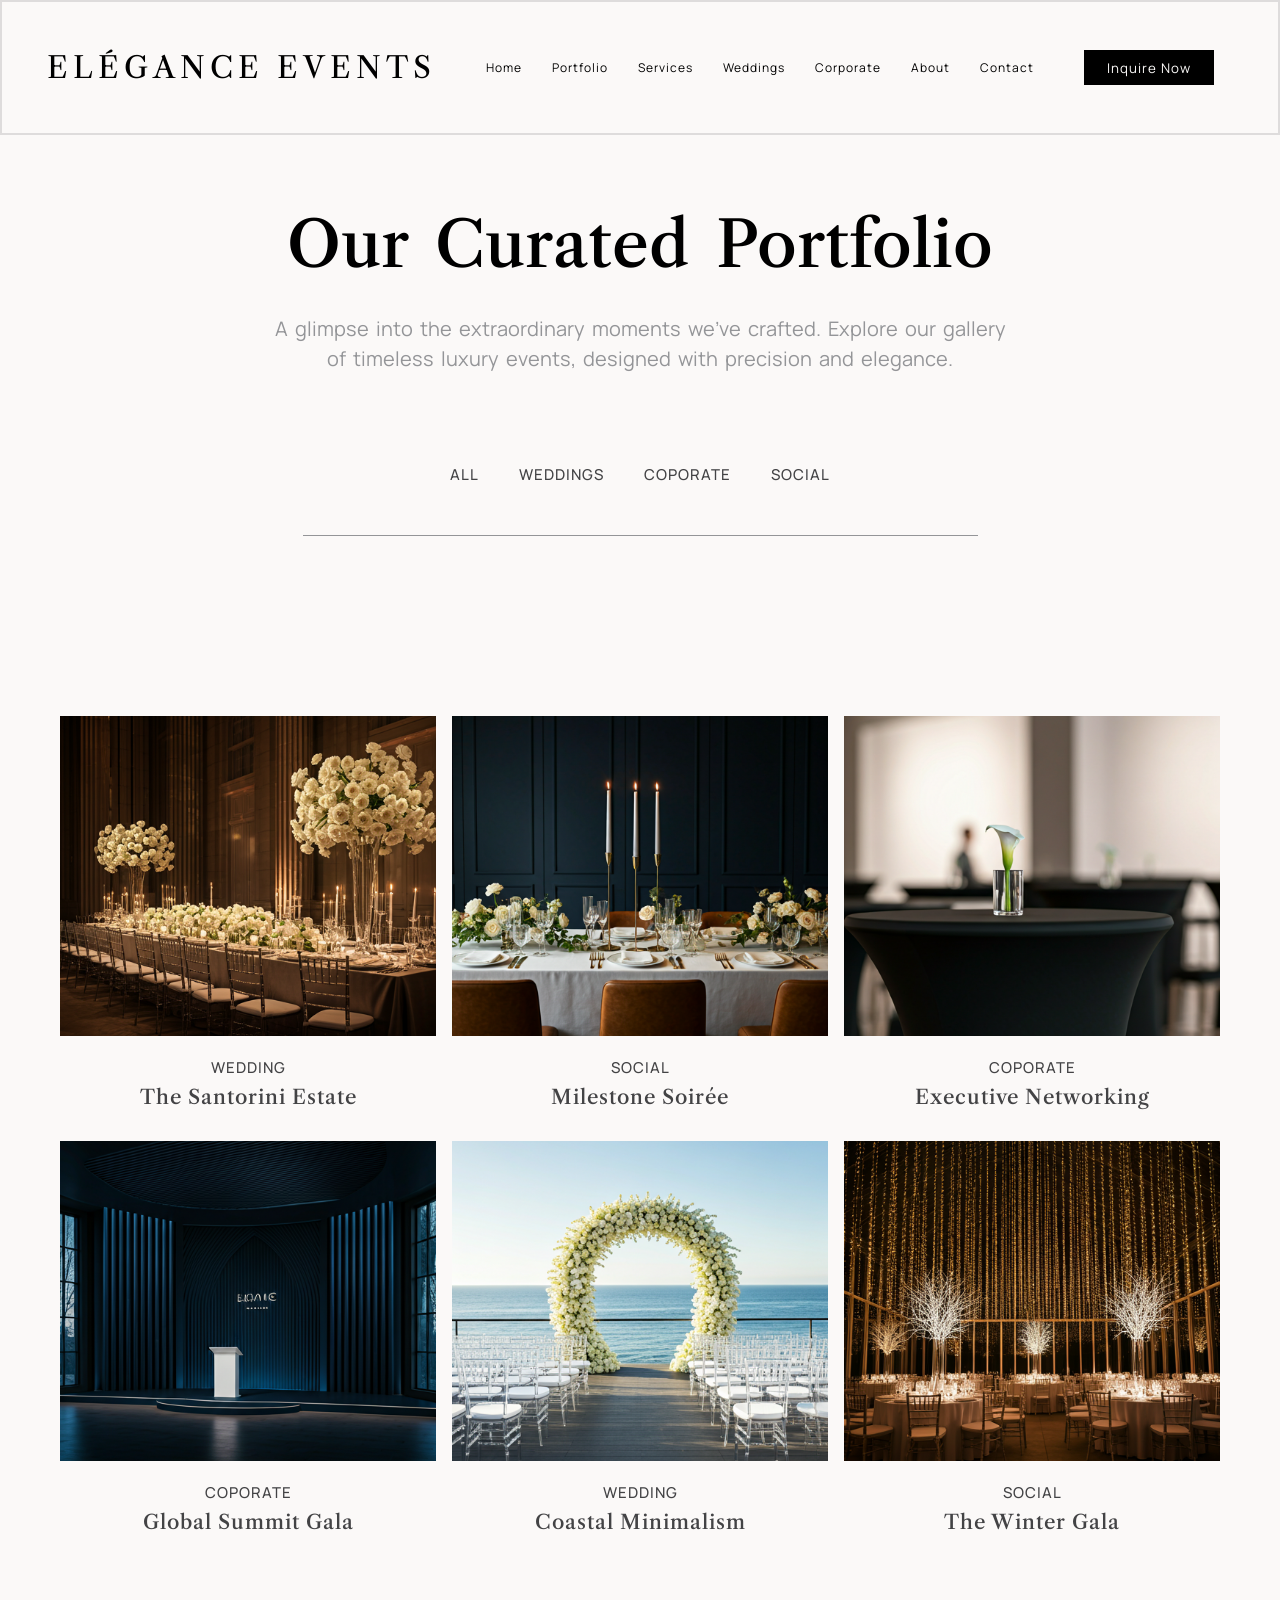
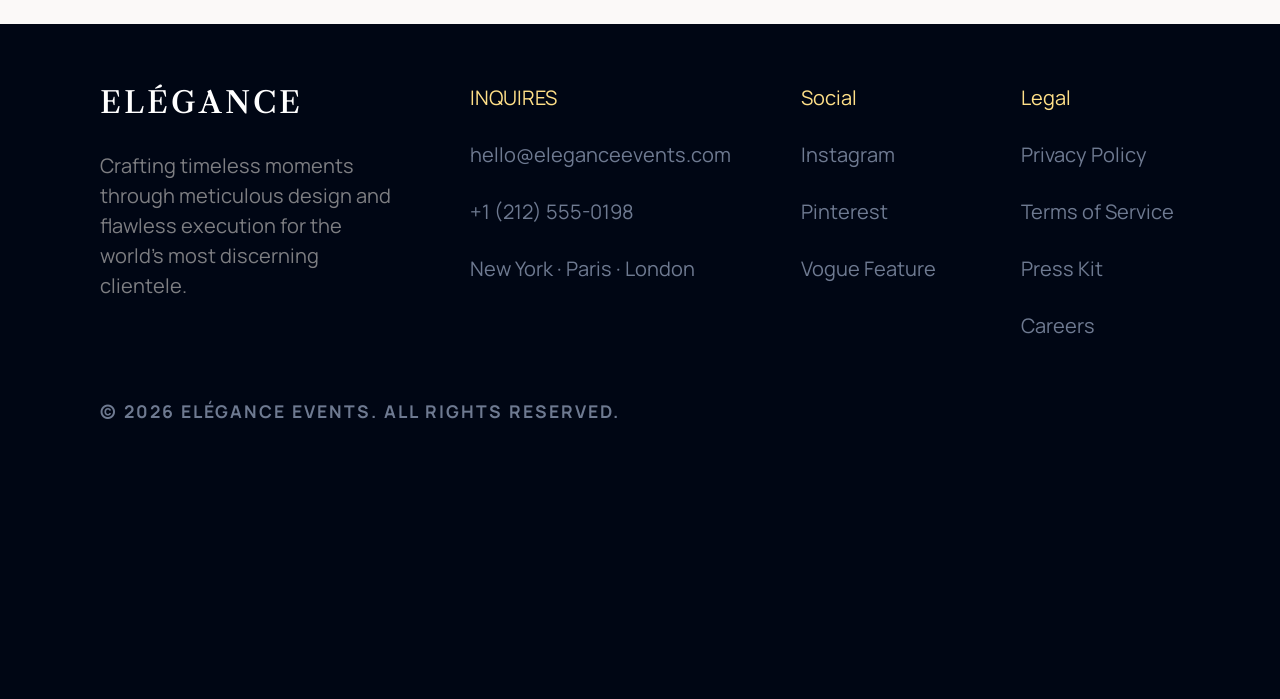
<file: portfolio.html>
<!DOCTYPE html>
<html lang="en">
<head>
    <meta charset="UTF-8">
    <meta name="viewport" content="width=device-width, initial-scale=1.0">
    <script defer src="portfolio.js"></script>
    <title>PORTFOLIO</title>
    <link rel="stylesheet" href="portfolio.css">
</head>
<body>
    <header>
        <h1>ELÉGANCE EVENTS</h1>

        <nav id="mainNav">
            <a href="/">Home</a>
            <a href="portfolio.html">Portfolio</a>
            <a href="services.html">Services</a>
            <a href="weddings.html">Weddings</a>
            <a href="corporate.html">Corporate</a>
            <a href="about.html">About</a>
            <a href="contact.html">Contact</a>
        </nav>
        <div class="inquire-btn">
            <button><a href="inquire.html">Inquire Now</a></button>
        </div>

        <div class="hamburger" id="hamburger">
        <span></span>
        <span></span>
        <span></span>
    </div>
    </header>

    <section>
        <div class="content-control">
            <div class="content">
                <h1>Our Curated Portfolio</h1>

                <p>A glimpse into the extraordinary
                    moments we've crafted. Explore
                    our gallery of timeless luxury events,
                    designed with precision and elegance.
                </p>
            </div>
            
            <div class="catalogue">
                <h3>ALL</h3>
                <h3>WEDDINGS</h3>
                <h3>COPORATE</h3>
                <h3>SOCIAL</h3>
            </div>
            <hr>
        </div>
    </section>

    <section>
        <div class="portfolio-control">
            <div class="portfolio-pic">
                <div class="portfolio-item">
                    <div class="pic-frame">
                        <div class="pic1-content"></div>
                    </div>
                    <div class="pic-caption">
                        <h4>WEDDING</h4>
                        <h2>The Santorini Estate</h2>
                    </div>
                </div>

                <div class="portfolio-item">
                    <div class="pic-frame">
                        <div class="pic2-content"></div>
                    </div>
                    <div class="pic-caption">
                        <h4>SOCIAL</h4>
                        <h2>Milestone Soirée</h2>
                    </div>
                </div>
                    
                <div class="portfolio-item">
                    <div class="pic-frame">
                        <div class="pic3-content"></div>
                    </div>
                    <div class="pic-caption">
                        <h4>COPORATE</h4>
                        <h2>Executive Networking</h2>
                    </div>
                </div>
                    
                <div class="portfolio-item">
                    <div class="pic-frame">
                        <div class="pic4-content"></div>
                    </div>
                    <div class="pic-caption">
                        <h4>COPORATE</h4>
                        <h2>Global Summit Gala</h2>
                    </div>
                </div>

                <div class="portfolio-item">
                    <div class="pic-frame">
                        <div class="pic5-content"></div>
                    </div>
                    <div class="pic-caption">
                        <h4>WEDDING</h4>
                        <h2>Coastal Minimalism</h2>
                    </div>
                </div>

                <div class="portfolio-item">
                    <div class="pic-frame">
                        <div class="pic6-content"></div>
                    </div>
                    <div class="pic-caption">
                        <h4>SOCIAL</h4>
                        <h2>The Winter Gala</h2>
                    </div>
                </div>
            </div>
        </div>
    </section>

    <footer>
        <div class="footer-control">
            <div class="elegance-content">
                <h2>ELÉGANCE</h2>
                <p>Crafting timeless moments
                    through meticulous design and
                    flawless execution for the world's
                    most discerning clientele.
                </p>
            </div>

            <div class="inquries-content">
                <a href="">INQUIRES</a>

                <p>hello@eleganceevents.com</p>

                <p>+1 (212) 555-0198</p>

                <p>New York · Paris · London</p>
            </div>

            <div class="socials">
                <a href="">Social</a>
                <p>Instagram</p>

                <p>Pinterest</p>

                <p>Vogue Feature</p>
            </div>

            <div class="legal">
                <a href="">Legal</a>
                <p>Privacy Policy</p>
                <p>Terms of Service</p>
                <p>Press Kit</p>
                <p>Careers</p>
            </div> 
        </div>
        <div class="copyright">
            <h3>© 2026 ELÉGANCE EVENTS. ALL RIGHTS RESERVED.</h3>
        </div>
    </footer>
</body>
</html>
</file>
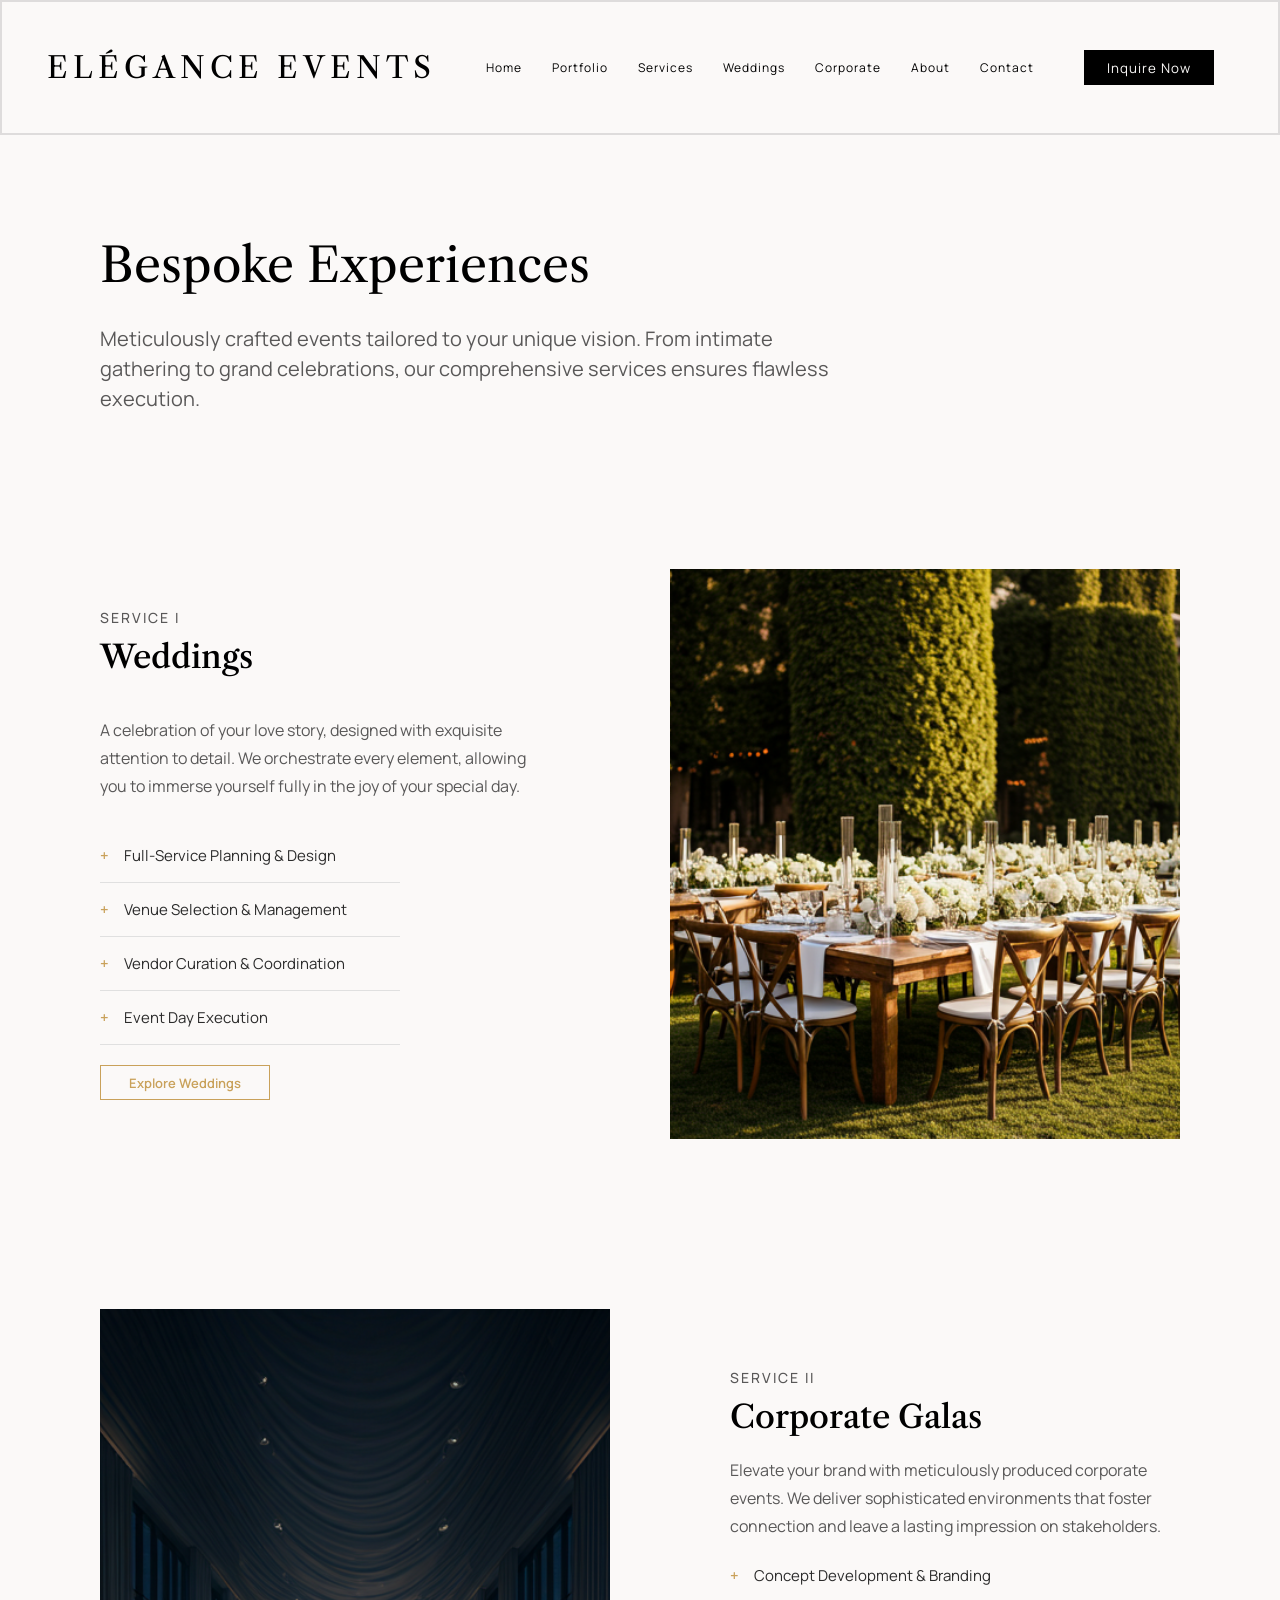
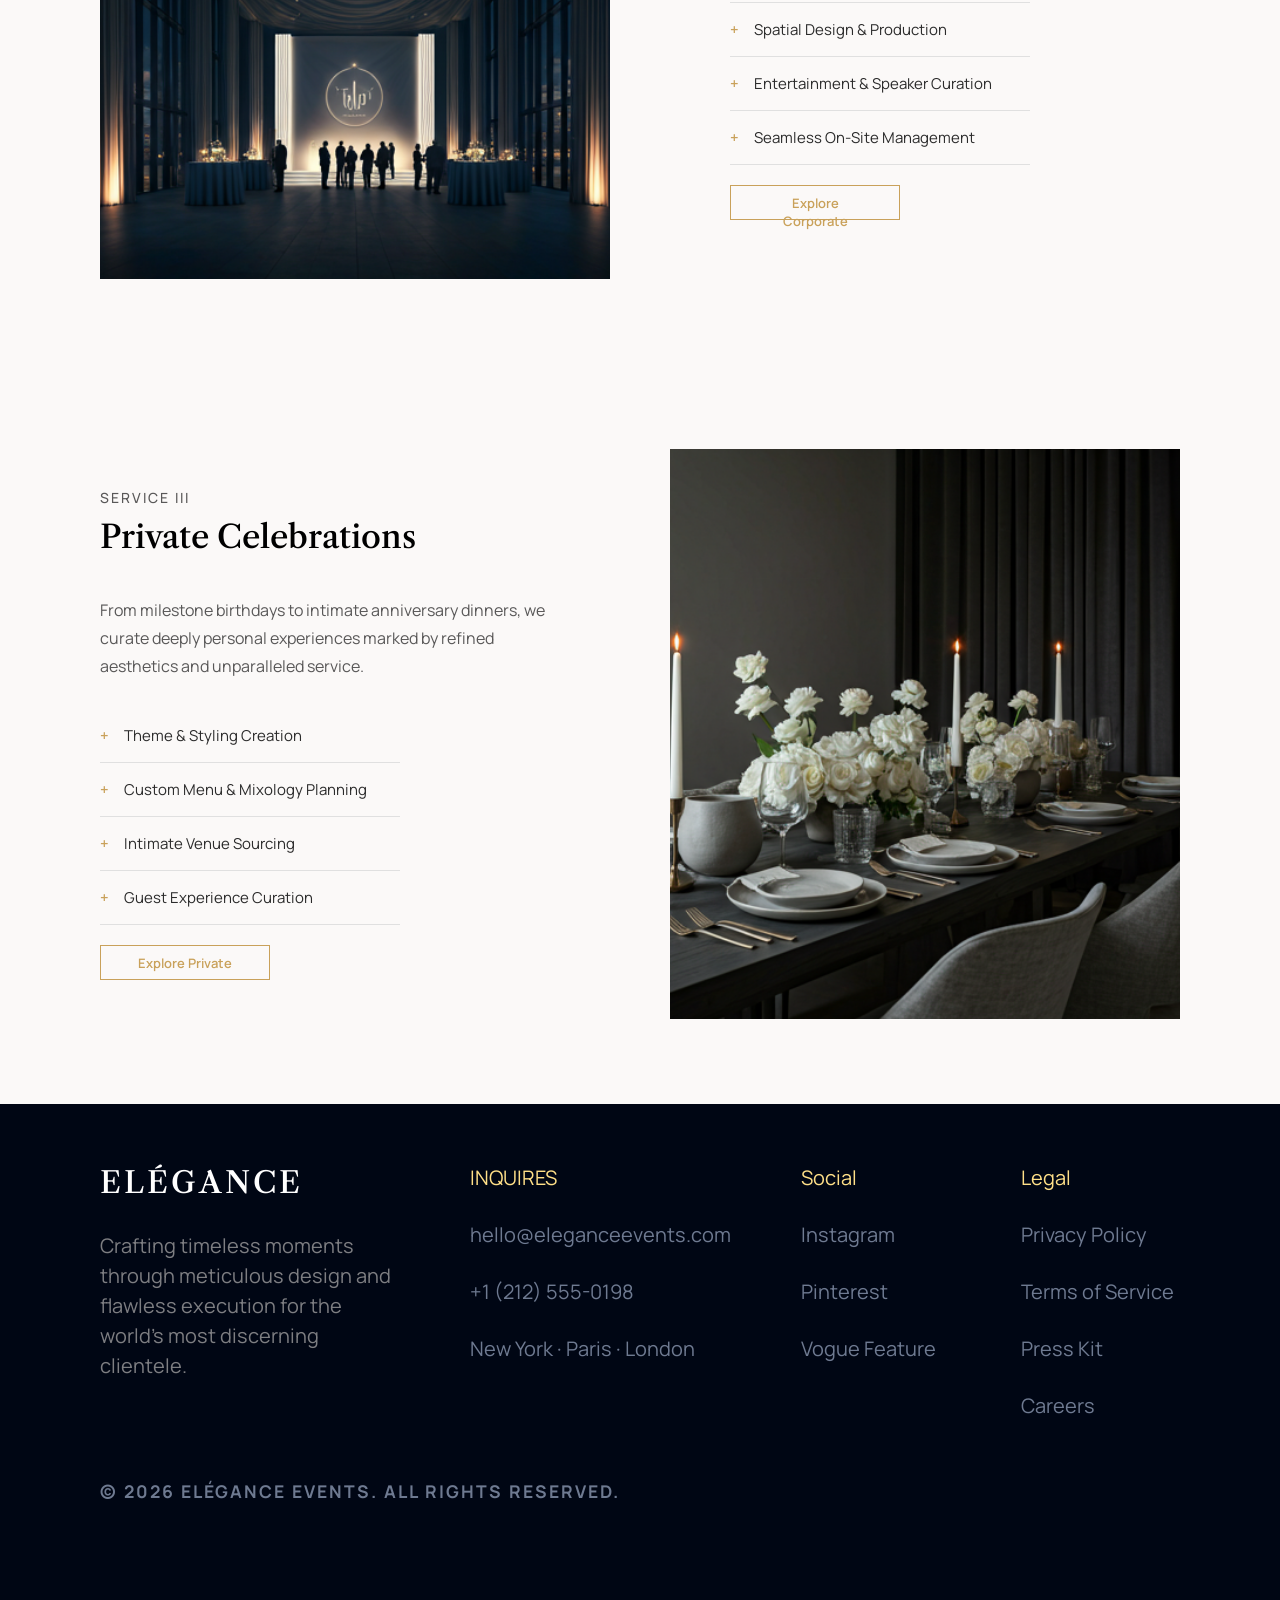
<file: services.html>
<!DOCTYPE html>
<html lang="en">
<head>
    <meta charset="UTF-8">
    <meta name="viewport" content="width=device-width, initial-scale=1.0">
    <title>Our Services</title>
    <script src="service.js"></script>
    <link rel="stylesheet" href="services.css">
</head>
<body>
    <header>
        <h1>ELÉGANCE EVENTS</h1>

        <nav id="mainNav">
            <a href="/">Home</a>
            <a href="portfolio.html">Portfolio</a>
            <a href="services.html">Services</a>
            <a href="weddings.html">Weddings</a>
            <a href="corporate.html">Corporate</a>
            <a href="about.html">About</a>
            <a href="contact.html">Contact</a>
        </nav>
        <div class="inquire-btn">
            <button><a href="inquire.html">Inquire Now</a></button>
        </div>

        <div class="hamburger" id="hamburger">
            <span></span>
            <span></span>
            <span></span>
        </div>
    </header>

    <section>
        <div class="content">
            <h1>Bespoke Experiences</h1>
            <p>Meticulously crafted events tailored to your unique vision.
                From intimate gathering to grand celebrations, our
                comprehensive services ensures flawless execution.
            </p>
        </div>
    </section>

    <section>
        <div class="service-control">
            <div class="service-content">
                <div class="service">
                    <h3>Service I</h3>
                    <h2>Weddings</h2>
                </div>
                
                <div class="service-para">
                    <p>A celebration of your love story, designed with exquisite
                        attention to detail. We orchestrate every element, allowing
                        you to immerse yourself fully in the joy of your special day.
                    </p>
                </div>
                
                <div class="service-list">
                    <ul>
                      <li>Full-Service Planning & Design</li>
                        <hr>
                        <li>Venue Selection & Management</li>
                        <hr>
                        <li>Vendor Curation & Coordination</li>
                        <hr>
                        <li>Event Day Execution</li>
                        <hr>
                    </ul>
                </div>
                <button class="btn">Explore Weddings</button>
            </div>
            
            <div class="pic-frame">
                <div class="service-pic"></div>
            </div>
            
        </div>
    </section>

    <section>
        <div class="service-2-control">
            <div class="pic-frame">
                <div class="service-2-pic"></div>
            </div>

            <div class="service-2-content">
                <div class="service-2">
                    <h3>SERVICE II</h3>
                    <h2>Corporate Galas</h2>
                </div>

                <div class="service-2-para">
                    <p>Elevate your brand with meticulously produced corporate
                        events. We deliver sophisticated environments that foster
                        connection and leave a lasting impression on stakeholders.
                    </p>
                </div>

                <div class="service-2-list">
                    <ul>
                        <li>Concept Development & Branding</li>
                        <hr>
                        <li>Spatial Design & Production</li>
                        <hr>
                        <li>Entertainment & Speaker Curation</li>
                        <hr>
                        <li>Seamless On-Site Management</li>
                        <hr>
                    </ul>
                </div>
                <button class="btn">Explore Corporate</button>
            </div>
        </div>
    </section>

    <section>
        <div class="service-3-control">
            <div class="service-3-content">
                <div class="service-3">
                    <h3>Service III</h3>
                    <h2>Private Celebrations</h2>
                </div>
                
                <div class="service-3-para">
                    <p>From milestone birthdays to intimate anniversary dinners, we
                        curate deeply personal experiences marked by refined
                        aesthetics and unparalleled service.
                    </p>
                </div>
                
                <div class="service-3-list">
                    <ul>
                      <li>Theme & Styling Creation</li>
                        <hr>
                        <li>Custom Menu & Mixology Planning</li>
                        <hr>
                        <li>Intimate Venue Sourcing</li>
                        <hr>
                        <li>Guest Experience Curation</li>
                        <hr>
                    </ul>
                </div>
                <button class="btn">Explore Private</button>
            </div>
            
            <div class="pic-frame">
                <div class="service-3-pic"></div>
            </div>
            
        </div>
    </section>

    <footer>
        <div class="footer-control">
            <div class="elegance-content">
                <h2>ELÉGANCE</h2>
                <p>Crafting timeless moments
                    through meticulous design and
                    flawless execution for the world's
                    most discerning clientele.
                </p>
            </div>

            <div class="inquries-content">
                <a href="">INQUIRES</a>

                <p>hello@eleganceevents.com</p>

                <p>+1 (212) 555-0198</p>

                <p>New York · Paris · London</p>
            </div>

            <div class="socials">
                <a href="">Social</a>
                <p>Instagram</p>

                <p>Pinterest</p>

                <p>Vogue Feature</p>
            </div>

            <div class="legal">
                <a href="">Legal</a>
                <p>Privacy Policy</p>
                <p>Terms of Service</p>
                <p>Press Kit</p>
                <p>Careers</p>
            </div> 
        </div>
        <div class="copyright">
            <h3>© 2026 ELÉGANCE EVENTS. ALL RIGHTS RESERVED.</h3>
        </div>
    </footer>
</body>
</html>
</file>
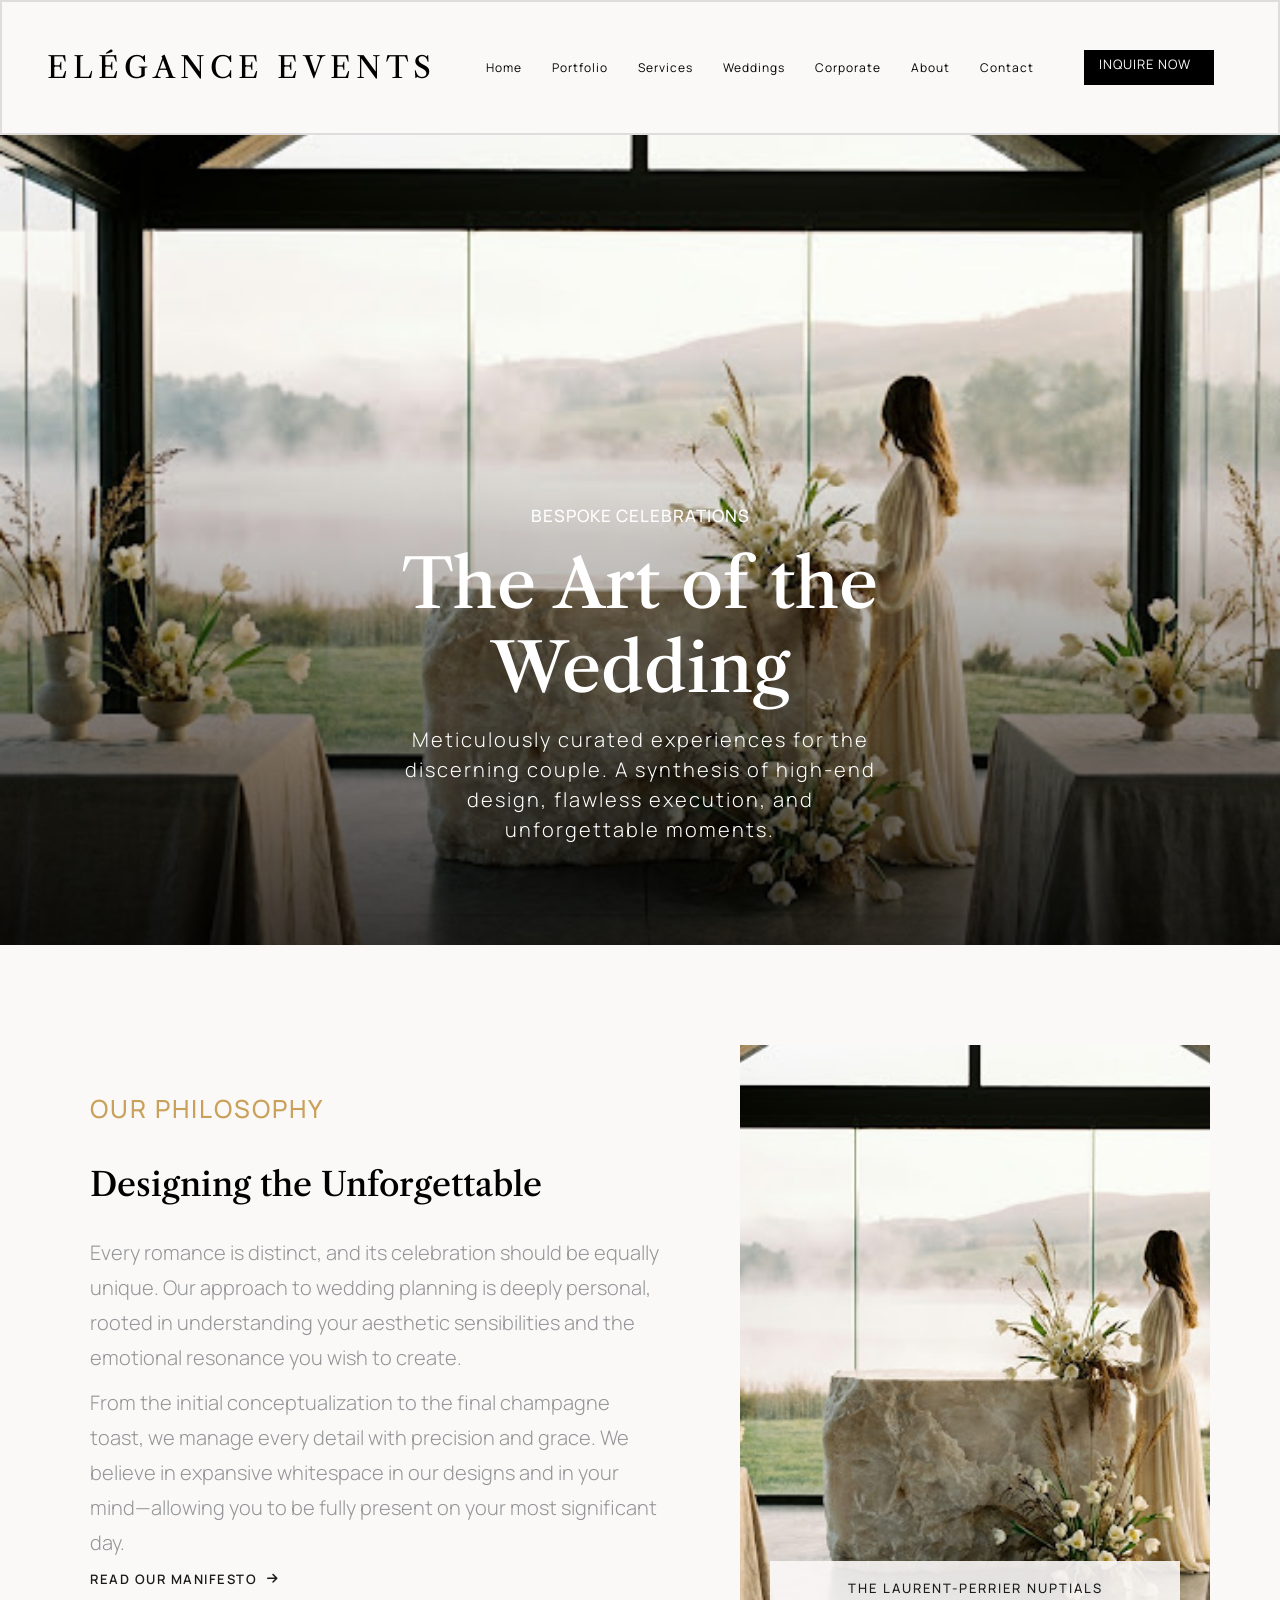
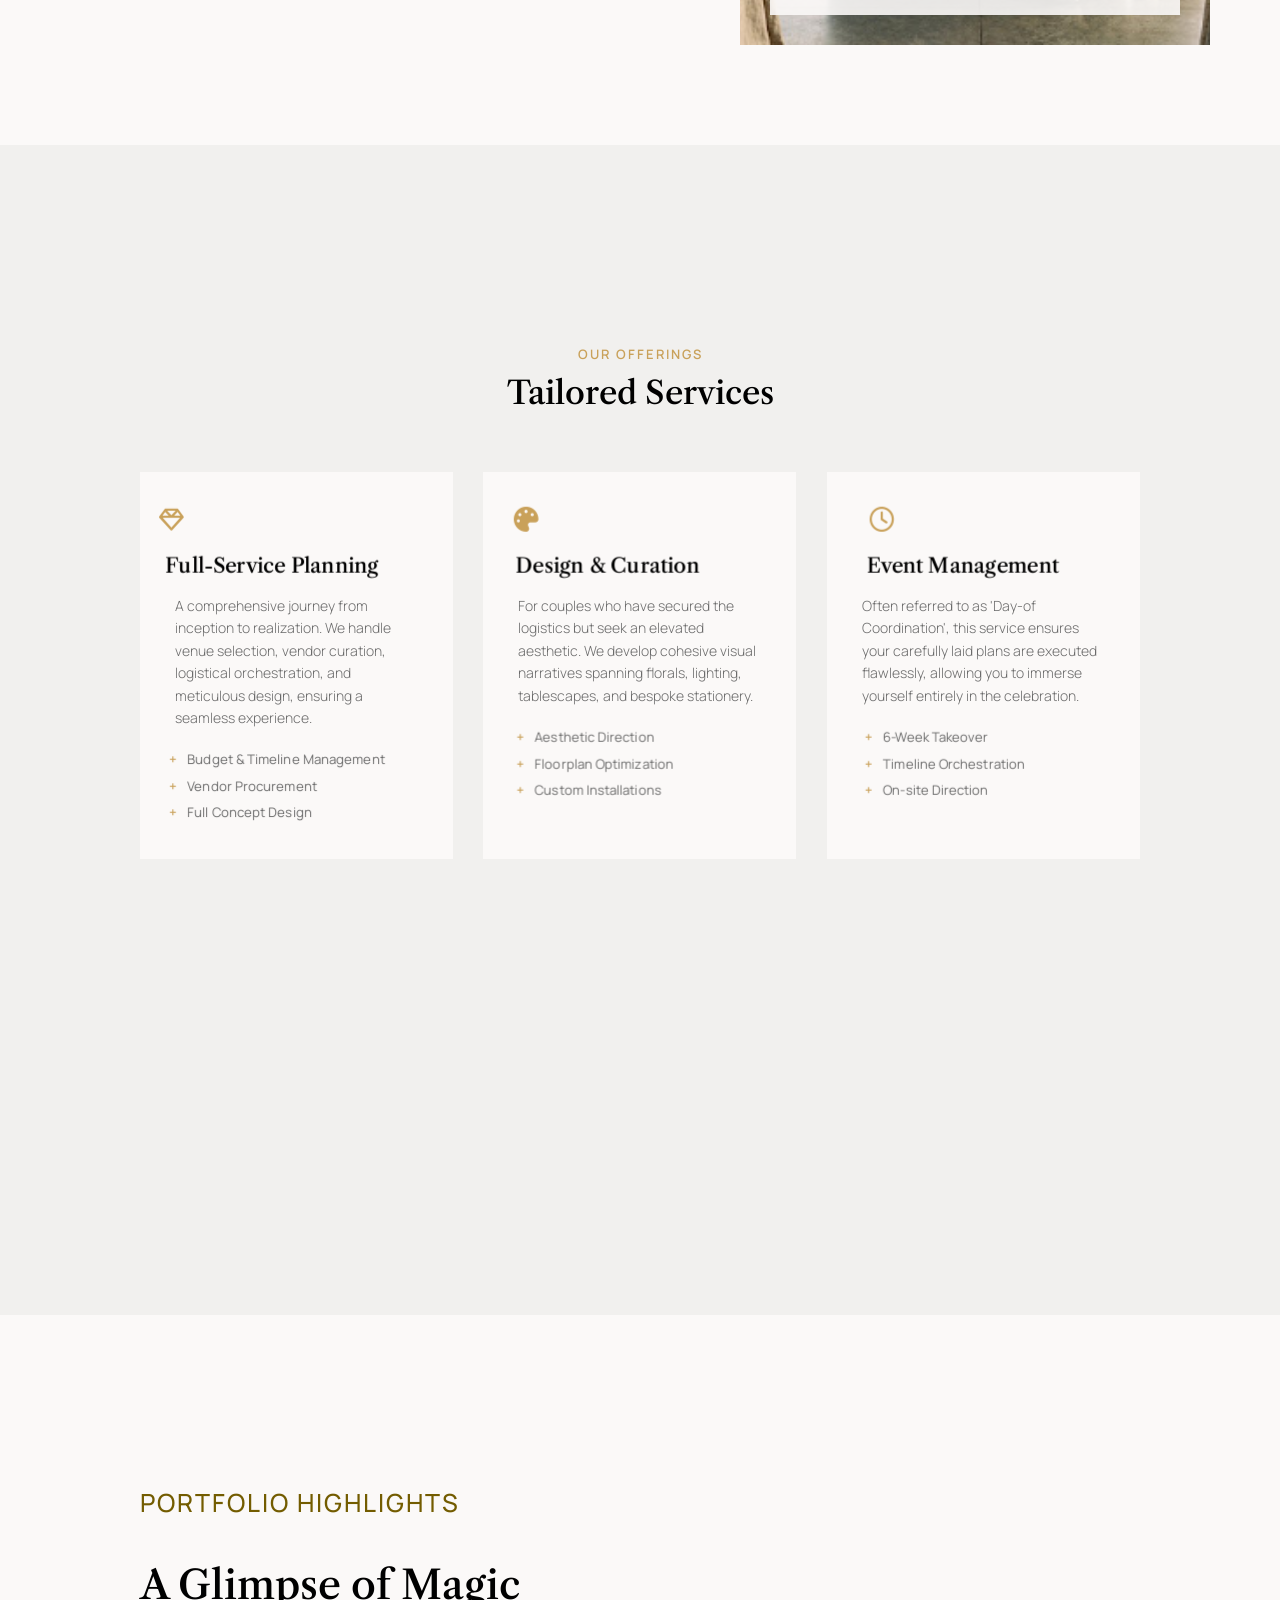
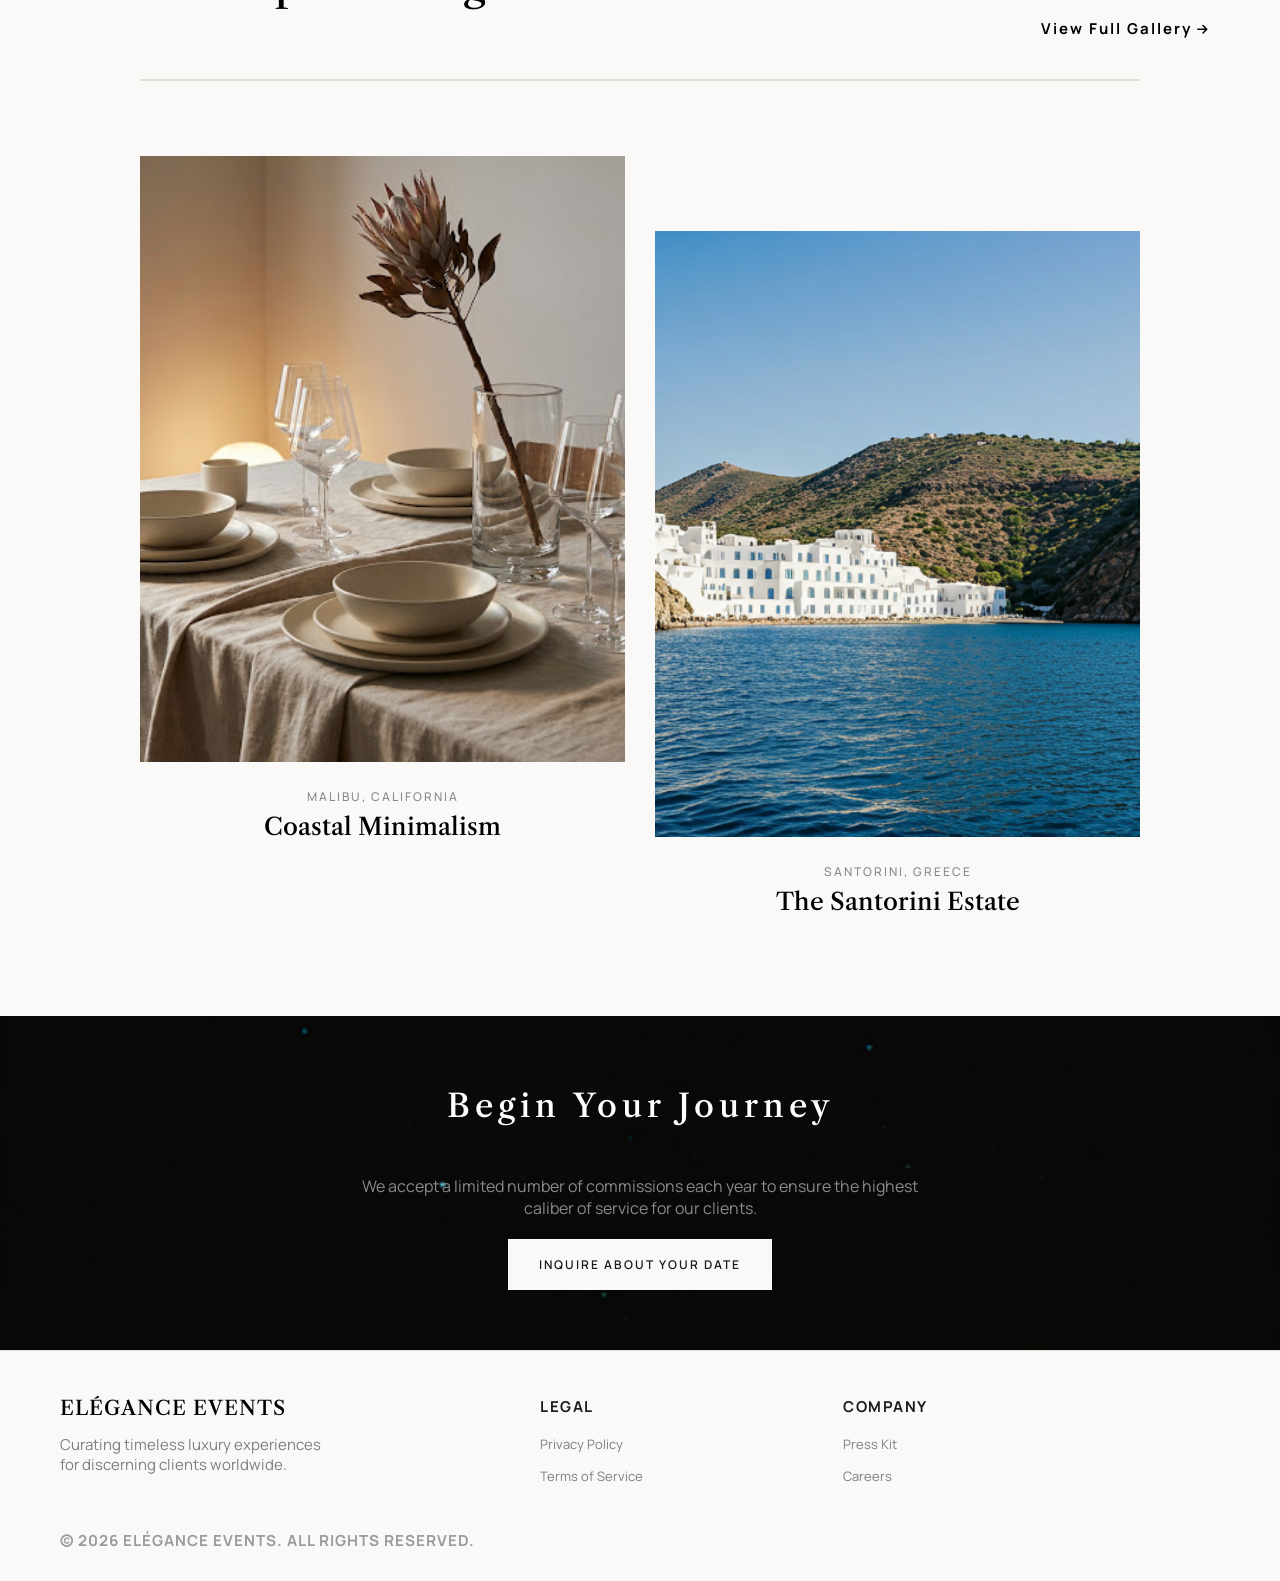
<file: weddings.html>
<!DOCTYPE html>
<html lang="en">
<head>
    <meta charset="UTF-8">
    <meta name="viewport" content="width=device-width, initial-scale=1.0">
    <title>Weddings</title>
    <script defer src="weddings.js"></script>
    <link rel="stylesheet" href="weddings.css">
    <link rel="stylesheet" href="https://cdnjs.cloudflare.com/ajax/libs/font-awesome/6.5.1/css/all.min.css">
</head>
</head>
<body>
    <header>
        <h1>ELÉGANCE EVENTS</h1>

        <nav id="mainNav">
            <a href="/">Home</a>
            <a href="portfolio.html">Portfolio</a>
            <a href="services.html">Services</a>
            <a href="weddings.html">Weddings</a>
            <a href="corporate.html">Corporate</a>
            <a href="about.html">About</a>
            <a href="contact.html">Contact</a>
        </nav>
        <div class="inquire-btn">
            <button class="btn"><a href="inquire.html">Inquire Now</a></button>
        </div>

        <div class="hamburger" id="hamburger">
            <span></span>
            <span></span>
            <span></span>
        </div>
    </header>

    <main>
        <div class="hero">
            <img src="/Images/wedding hero section.jpg" class="hero-pic" alt="">


            <div class="hero-content">
                <div class="bespoke">
                    <h3>BESPOKE CELEBRATIONS</h3>
                </div>
                
                <div class="art">
                    <h2>The Art of the Wedding</h2>
                </div>
                <div class="para">
                    <p>Meticulously curated experiences for the 
                        discerning couple. A synthesis of
                        high-end design, flawless execution, 
                        and unforgettable moments.
                    </p>
                </div>
                
            </div>
        </div>
    </main>

    <section>
        <div class="philosophy-control">
            <div class="philosophy-text">
                <div class="philosophy-title">
                    <h3>OUR PHILOSOPHY</h3>
                    <h2>Designing the Unforgettable</h2>
                </div>
            
                <div class="philosophy-content">
                    <p>Every romance is distinct, 
                        and its celebration should be equally unique. 
                        Our approach to wedding planning is deeply
                        personal, rooted in understanding your aesthetic
                        sensibilities and the emotional resonance you wish to create.
                    </p>

                    <p>From the initial conceptualization to the final champagne
                        toast, we manage every detail with precision and grace. We
                        believe in expansive whitespace in our designs and in your
                        mind—allowing you to be fully present on your most
                        significant day.
                    </p>

                    <button>READ OUR MANIFESTO <i class="fa-solid fa-arrow-right"></i></button>
                </div>
            </div>
            <div class="philosophy-pic">
                <span class="pic-caption">THE LAURENT-PERRIER NUPTIALS</span>
            </div>
        </div>
    </section>

    <section class="tailored-service">
        <div class="tailored-service-control">
            <div class="tailored-service-title">
                <h3>OUR OFFERINGS</h3>
                <h2>Tailored Services</h2>
            </div>
            <div class="tailored-content-cards">
                <div class="tailored-service-content tilt-card">
                    <i class="fa-regular fa-gem" style="color: rgb(201, 161, 90);"></i>
                    <h2>Full-Service Planning</h2>

                    <p>A comprehensive journey from
                        inception to realization. We handle
                        venue selection, vendor curation,
                        logistical orchestration, and
                        meticulous design, ensuring a
                        seamless experience.
                    </p>

                    <ul>
                        <li>Budget & Timeline Management</li>
                        <li>Vendor Procurement</li>
                        <li>Full Concept Design</li>
                    </ul>

                </div>

                <div class="tailored-service-content-2 tilt-card">
                    <i class="fa-solid fa-palette" style="color: rgb(201, 161, 90);"></i>
                    <h2>Design & Curation</h2>

                    <p>For couples who have secured the
                        logistics but seek an elevated
                        aesthetic. We develop cohesive
                        visual narratives spanning florals,
                        lighting, tablescapes, and bespoke
                        stationery.
                    </p>

                    <ul>
                        <li>Aesthetic Direction</li>
                        <li>Floorplan Optimization</li>
                        <li>Custom Installations</li>
                    </ul>
                </div>

                <div class="tailored-service-content-3 tilt-card">
                    <i class="fa-regular fa-clock" style="color: rgb(201, 161, 90);"></i>
                    <h2>Event Management</h2>

                    <p>Often referred to as 'Day-of
                        Coordination', this service ensures
                        your carefully laid plans are
                        executed flawlessly, allowing you to
                        immerse yourself entirely in the
                        celebration.
                    </p>

                    <ul>
                        <li>6-Week Takeover</li>
                        <li>Timeline Orchestration</li>
                        <li>On-site Direction</li>
                    </ul>
                </div>
            </div>
        </div>
    </section>

    <section>
        <div class="glimpse-control">
            <div class="glimpse-content">
                <div class="glimpse-title">
                    <h2>PORTFOLIO HIGHLIGHTS</h2>
                    <h1>A Glimpse of Magic</h1>
                </div>
                <div class="view">
                    <h4>View Full Gallery <i class="fa-solid fa-arrow-right"></i></h4>
                </div>
            </div>
            <hr>

            <div class="glimpse-pics">
                <div class="pic-card">
                    <div class="pic-frame">
                        <div class="pic1"></div>
                    </div>
                    <div class="pic-caption-1">
                        <h3>MALIBU, CALIFORNIA</h3>
                        <h2>Coastal Minimalism</h2>
                    </div>
                </div>

                <div class="pic-card">
                    <div class="pic-frame">
                        <div class="pic2"></div>
                    </div>
                    <div class="pic-caption-1">
                        <h3>SANTORINI, GREECE</h3>
                        <h2>The Santorini Estate</h2>
                    </div>
                </div>
                </div>
            </div>
        </div>
    </section>

    <section class="journey">
        <div class="begin-control">
            <div class="begin-title">
                <h1>Begin Your Journey</h1>
                <p>We accept a limited number of commissions 
                    each year to ensure the highest caliber 
                    of service for our clients.
                </p>
                <div class="your-date">
                    <button class="date-btn">INQUIRE ABOUT YOUR DATE</button>
                </div>
                
            </div>
        </div>
    </section>

    <footer>
        <div class="footer-control">
            <div class="elegance-content">
                <h2>ELÉGANCE EVENTS</h2>
                <p>Curating timeless luxury experiences for
                    discerning clients worldwide.
                </p>
            </div>

            <div class="legal">
                <h4>LEGAL</h4>
                <a href="">Privacy Policy</a>
                <a href="">Terms of Service</a>
            </div> 

            <div class="company">
                <h4>COMPANY</h4>
                <a href="">Press Kit</a>
                <a href="">Careers</a>
            </div>
        </div>
        <div class="copyright">
            <h3>© 2026 ELÉGANCE EVENTS. ALL RIGHTS RESERVED.</h3>
        </div>
    </footer>
</body>
</html>
</file>
<file: style.css>
@import url('https://fonts.googleapis.com/css2?family=Libre+Caslon+Text:ital,wght@0,400;0,700;1,400&family=Manrope:wght@200..800&family=Outfit:wght@100..900&family=Young+Serif&display=swap');

html{
    scroll-behavior: smooth;
    overflow-x: hidden;
    width: 100%;
}


*{
    margin: 0;
    padding: 0;
    box-sizing: border-box;
}

body{
    overflow-x: hidden;
    width: 100%;
    height: 100vh;
    background-color: #FBF9F8;
}

.reveal{
    opacity: 0;
    transform: translateY(50px);
    transition: opacity 0.8s ease-out, transform 0.8s ease-out;
}

.reveal.is-visible{
    opacity: 1;
    transform: translateY(0);
}

.welcome-overlay{
    position: fixed;
    top: 0;
    left: 0;
    width: 100%;
    height: 100%;
    background: 
    linear-gradient(135deg, rgba(180, 140, 60, 0.18) 0%, transparent 50%),
    linear-gradient(135deg, rgba(10, 10, 10, 0.97) 0%, rgba(20, 17, 10, 0.96) 50%, rgba(10, 10, 10, 0.97) 100%);
    display: flex;
    align-items: center;
    justify-content: center;
    z-index: 9999;
    transition: transform 0.8s ease-in-out;
}

.welcome-overlay.slide-out{
    transform: translateX(100%);
}

.welcome-content{
    display: flex;
    flex-direction: column;
    align-items: center;
    justify-content: center;
    gap: 20px;
}

.welcome-content h1{
    font-family: 'Libre Caslon Text', serif;
    text-align: center;
    color: white;
    font-size: 50px;
    font-weight: 400;
    letter-spacing: 5px;
}

#welcome-btn{
    font-family: "Manrope", sans-serif;
    font-size: 20px;
    font-weight: 400;
    color: white;
    background-color: transparent;
    
}

header{
    display: flex;
    gap: 50px;
    align-items: center;
    width: 100%;
    height: 15vh;
    background-color: rgb(214, 205, 199);
    padding-left: 45px;
    padding-right: 30px;
}

h1{
    font-family: 'Libre Caslon Text', serif;
    font-weight: 400;
    font-size: 30px;
    color: black;
    letter-spacing: 5px;
    padding-top: 30px;
    padding-bottom: 30px;
}

nav{
    display: flex;
    gap: 30px;
    padding-top: 30px;
    padding-bottom: 30px;
}

nav a{
    text-decoration: none;
    font-family: "Manrope", sans-serif;
    font-size: 12px;
    color: black;
    letter-spacing: 1px;
    padding-top: 30px;
    padding-bottom: 30px;
}

.inquire-btn{
    display: flex;
    gap: 20px;
    padding-top: 40px;
    padding-bottom: 40px;
}

button{
    background-color: black;
    width: 130px;
    height: 35px;
    border: none;
    cursor: pointer;
}

button a{
    font-family: "Manrope", sans-serif;
    font-weight: 400;
    text-decoration: none;
    color: #FBF9F8;
    letter-spacing: 1px;
}

.hamburger{
    display: none;
    flex-direction: column;
    gap: 6px;
    cursor: pointer;
    padding: 10px;
    position: relative;
    z-index: 1002;
}

.hamburger span{
    width: 28px;
    height: 2px;
    background-color: black;
    transition: transform 0.3s ease, opacity 0.3s ease;
}

.hamburger.active span:nth-child(1){
    transform: translateY(8px) rotate(45deg);
}

.hamburger.active span:nth-child(2){
    opacity: 0;
}

.hamburger.active span:nth-child(3){
    transform: translateY(-8px) rotate(-45deg);
}

.moment{
    display:flex;
    flex-direction: column;
    position: relative;
    width: 100%;
}

.moments-pic{
    position: relative;
    width: 100%;
    height: 85vh;
    overflow: hidden;
}


.dining-hall{
    display: block;
    width: 100%;
    height: 100%;
    object-fit: cover;
    object-position: center;
}

.moments{
    position: absolute;
    bottom: 0;
    left: 0;
    width: 100%;
    display: flex;
    flex-direction: column;
    color: white;
    padding: 70px 50px;
    background: linear-gradient(to top, rgba(0,0,0,0.75), rgba(0,0,0,0));
    box-sizing: border-box;
    text-align: center;
}

.moments h2{
    font-family: 'Libre Caslon Text', serif;
    font-size: 64px;
    font-weight: 500;
    letter-spacing: 4px;
    line-height: 120px;
    word-spacing: 3px;
}

.moments p{
    max-width: 70ch;
    font-family: "Manrope", sans-serif;
    font-size: 20px;
    font-weight: 300;
    text-align: center;
    letter-spacing: 2px;
    word-break: normal; 
    overflow-wrap: break-word;
    margin-left: 180px;
    line-height: 30px;
}

.btn{
    padding-top: 40px;
    padding-left: 15px;
}

.discover-btn{
    border: 1px solid white;
    background-color: transparent;
    color: white;
    font-family: "Manrope", sans-serif;
    font-weight: 400;
    align-items: center;
    justify-content:center;
    width: 350px;
    height: 50px;
    letter-spacing: 2px;
    padding-left: 20px;
    padding-right: 20px;
    padding-top: 10px;
    padding-bottom: 10px;
}

section{
    display: flex;
    padding-top: 200px;
    padding-bottom: 100px;
    padding-left: 50px;
    padding-right: 55px;
}


.philosophy-image{
    padding-left: 20px;
    width: 700px;
    height: 550px;
}

.arch-pic{
    width: 512px;
    height: 650px
}

.slide-left{
    opacity: 0;
    transform: translateX(-60px);
    transition: opacity 0.8s ease-out, transform 0.8s ease-out;
}

.slide-right{
    opacity: 0;
    transform: translateX(60px);
    transition: opacity 0.8s ease-out, transform 0.8s ease-out;
}

.reveal.is-visible .slide-left,
.reveal.is-visible .slide-right{
    opacity: 1;
    transform: translateX(0);
}

.content{
    display: flex;
    flex-direction: column;
    padding-left: 60px;
    padding-top: 70px;
}

.content .reveal:nth-child(1){
    transition-delay: 0s;
}

.content .reveal:nth-child(2){
    transition-delay: 0.2s;
}

.content-title{
    display: flex;
    flex-direction: column;
    gap: 10px;
}

.content-title h3{
    font-family: "Manrope", sans-serif;
    font-weight: 500;
    font-size: 25px;
    letter-spacing: 2px;
    line-height: 30px;
    color: #735c00;
}

.content-title h1{
    font-family: 'Libre Caslon Text', serif;
    font-weight: 500;
    font-size: 33px;
    letter-spacing:normal
}

.content-para{
    display:flex;
    flex-direction: column;
    align-items: center;
    justify-content: center;
    gap: 10px;
    font-family: "Manrope", sans-serif;
    font-weight: 300;
    font-size: 22px;
    color: #949598;
    line-height: 35px;
}

.read-btn{
    padding-top: 40px;
}

span{
    width:100px;
    height: 4px;
    background-color: black;
}

.our-story-btn{
    width: 150px;
    color: black;
    background-color: transparent;
    font-family: "Manrope", sans-serif;
    font-weight: 500;
    font-size: 15px;
}

.portfolio{
    background-color: #f5f3f3;
    width: 100%;
    height: 180vh;
}
.portfolio-content{
    display: flex;
    gap: 500px;
    padding-top: 70px;
    padding-left: 70px;
    
}

.port-cont{
    display: flex;
    flex-direction: column;
    gap: 10px;
}

.port-cont h3{
    font-family: "Manrope", sans-serif;
    font-weight: 500;
    font-size: 25px;
    color: #735c00;
    letter-spacing: 2px;
}

.port-cont h1{
    font-family: 'Libre Caslon Text', serif;
    font-weight: 500;
    font-size: 40px;
    letter-spacing: normal;
}

.view{
    padding-top: 100px;
    font-family: "Manrope", sans-serif;
    font-weight: 300;
    font-size: 15px;
    letter-spacing: 2px;
    cursor: pointer;
}

.view i{
    font-size: 12px;
    transition: transform 0.3s ease;
}

.portfolio-images{
    display: grid;
    grid-template-columns: 1.5fr 1fr;
    grid-template-rows: 400px 400px;
    gap: 15px;
    width: 100%;
    padding-left: 65px;
    padding-right: 65px;
    padding-top: 30px;
}

.outdoor{
    position: relative;
    background-image: url(/Images/outdoor.png);
    background-repeat: no-repeat;
    background-size: cover;
    width: 100%;
    height: 100%;
    grid-column: 1;
    grid-row: 1;
}


.hall{
    position: relative;
    background-image: url(/Images/hall\ 2.png);
    background-repeat: no-repeat;
    background-size: cover;
    width: 530px;
    height: 400px;
    grid-column: 1;
    grid-row: 2;
}

.cake{
    position: relative;
    background-image: url(/Images/my\ cake.png);
    background-repeat: no-repeat;
    background-size: cover;
    background-position: center;
    width: 500px;
    height: 100%;
    grid-column: 2;
    grid-row: 1 / span 2;
}

.outdoor-content{
    position: absolute;
    bottom: 0;
    left: 0;
    width: 100%;
    display: flex;
    flex-direction: column;
    align-items: flex-start;
    justify-content: flex-end;
    padding: 20px;
    box-sizing: border-box;
    text-align: left;
    color: white;
    z-index: 2;
}

.outdoor-content h3{
    font-weight: 500;
    font-family: "Manrope", sans-serif;
    font-size: 15px;
    line-height: 20px;
    letter-spacing: 2px;
}

.outdoor-content h2{
    font-family: 'Libre Caslon Text', serif;
    font-size: 24px;
    font-weight: 500;
    word-spacing: 5px;
    line-height: 50px;
}

.outdoor::after{
    content: '';
    position: absolute;
    bottom: 0;
    left: 0;
    width: 100%;
    height: 60%;
    background: linear-gradient(to top, rgba(0,0,0,0.5), 
    rgba(0,0,0,0));
    pointer-events: none;
    z-index: 1;
}

.hall-content{
    position: absolute;
    bottom: 0;
    left: 0;
    width: 100%;
    display: flex;
    flex-direction: column;
    align-items: flex-start;
    justify-content: flex-end;
    padding: 30px;
    box-sizing: border-box;
    text-align: left;
    color: white;
    z-index: 2;
}

.hall-content h3{
    font-weight: 400;
    font-family: "Manrope", sans-serif;
    font-size: 18px;
    line-height: 20px;
    letter-spacing: 1px;
}

.hall-content h2{
    font-family: 'Libre Caslon Text', serif;
    font-size: 25px;
    font-weight: 500;
    word-spacing: 5px;
}

.hall::after{
    content: '';
    position: absolute;
    bottom: 0;
    left: 0;
    width: 100%;
    height: 60%;
    background: linear-gradient(to top, rgba(0,0,0,0.5), 
    rgba(0,0,0,0));
    pointer-events: none;
    z-index: 1;
}

.cake-content{
    position: absolute;
    bottom: 0;
    left: 0;
    width: 100%;
    display: flex;
    flex-direction: column;
    align-items: flex-start;
    justify-content: flex-end;
    padding: 30px;
    box-sizing: border-box;
    text-align: left;
    color: white;
    z-index: 2;
}

.cake-content h3{
    font-weight: 400;
    font-family: "Manrope", sans-serif;
    font-size: 18px;
    letter-spacing: 1px;
}

.cake-content h2{
    font-family: 'Libre Caslon Text', serif;
    font-size: 25px;
    font-weight: 500;
    word-spacing: 5px;
}

.cake::after{
    content: '';
    position: absolute;
    bottom: 0;
    left: 0;
    width: 100%;
    height: 60%;
    background: linear-gradient(to top, rgba(0,0,0,0.5), 
    rgba(0,0,0,0));
    pointer-events: none;
    z-index: 1;
}

.write-ups{
    display: flex;
    flex-direction: column;
    gap: 30px;
    align-items: center;
    justify-content: center;
}

.write-ups h3{
    font-family: "Manrope", sans-serif;
    font-weight: 400;
    font-size: 20px;
    letter-spacing: 1px;
    color: #735c00;
}

.paragraph{
    align-items: center;
    justify-content: center;
    text-align: center;
    font-style: italic;
    font-family: 'Libre Caslon Text', serif;
    font-size: 35px;
    color: #000614;
    padding-left: 45px;
    padding-right: 40px;
    line-height: 45px;
    word-spacing: 10px;
}

.bottom{
    display: flex;
    flex-direction: column;
    gap: 10px;
    align-items: center;
    justify-content: center;
    text-align: center;
    padding-top: 90px;
}

.bottom h3{
    font-family: "Manrope", sans-serif;
    font-size: 18px;
    font-weight: 400;
    letter-spacing: 1px;
    color: #000614;
}

.bottom p{
    color: #7d7e82;
    font-family: "Manrope", sans-serif;
    font-size: 22px;
    font-weight: 400;
    word-spacing: 2px;
}

.circles{
    display: flex;
    gap: 20px;
    align-items: center;
    justify-content: center;
    padding-top: 30px;
}

.circle-1{
    width: 10px;
    height: 10px;
    border-radius: 50px;
    background-color: #000614;
}

.circle-2{
    width: 10px;
    height: 10px;
    border-radius: 50px;
    background-color: #a5a6a9;
}

footer{
    display: flex;
    flex-direction: column;
    gap: 30px;
    background-color: #000614;
    height: 72vh;
}

.footer-control{
    display: flex;
    gap: 70px;
    padding-top: 60px;
    padding-bottom: 30px;
    padding-left: 100px;
    padding-right: 100px;
}

.elegance-content{
    display: flex;
    flex-direction: column;
    gap: 30px;
    color: white;
}

.elegance-content h2{
    font-family: 'Libre Caslon Text', serif;
    font-size: 30px;
    font-weight: 500;
    letter-spacing: 3px;
}

.elegance-content p{
    width: 300px;
    color: #7d7e82;
    font-family: "Manrope", sans-serif;
    font-weight: 400;
    font-size: 20px;
    line-height: 30px;
}

.inquries-content{
    display: flex;
    flex-direction: column;
    gap: 30px;
}

.inquries-content a{
    color: #ffe088;
    font-family: "Manrope", sans-serif;
    font-size: 20px;
    text-decoration: none;
}

.inquries-content p{
    font-family: "Manrope", sans-serif;
    font-size: 20px;
    font-weight: 400;
    color: #6e7a91;
}

.socials{
    display: flex;
    flex-direction: column;
    gap: 30px;
    color: white;
}

.socials a{
    color: #ffe088;
    font-family: "Manrope", sans-serif;
    font-size: 20px;
    text-decoration: none;
}

.socials p{
    width: 150px;
    font-family: "Manrope", sans-serif;
    font-size: 20px;
    font-weight: 400;
    color: #6e7a91;
}

.legal{
    display: flex;
    flex-direction: column;
    gap: 30px;
}

.legal a{
    color: #ffe088;
    font-family: "Manrope", sans-serif;
    font-size: 20px;
    text-decoration: none;
}

.legal p{
    width: 200px;
    font-family: "Manrope", sans-serif;
    font-size: 20px;
    font-weight: 400;
    color: #6e7a91;
}

.copyright{
    color: #6e7a91;
    font-family: "Manrope", sans-serif;
    font-weight: 300;
    font-size: 15px;
    letter-spacing: 2px;
    padding-left: 100px;
    padding-bottom: 50px;
}



@media (max-width: 490px){

    .weclome-content{
        padding: 0 24px;
        width: 100%;
        box-sizing: border-box;
    }

    .welcome-content h1{
        font-size: 30px;
        letter-spacing: 2px;
        text-align: center;
        white-space: normal;
        max-width: 100%;
    }

    header{
        display: flex;
        justify-content: space-between;
        align-items: center;
        width: 100%;
        height: auto;
        padding-left: 20px;
        padding-right: 20px;
        gap: 10px;
        position: relative;
        z-index: 1001;
    }

    h1{
        font-size: 16px;
        letter-spacing: 1px;
        padding-top: 15px;
        padding-bottom: 15px;
        white-space: nowrap;
        flex-shrink: 0;
    }

    .hamburger{
        display: flex;
        flex-shrink: 0;
    }

    nav{
        position: fixed;
        top: 0;
        right: -100%;
        width: 70%;
        height: 100vh;
        background-color: rgb(214, 205, 199);
        flex-direction: column;
        align-items: flex-start;
        justify-content: flex-start;
        gap: 25px;
        padding-left: 40px;
        padding-top: 100px;
        padding-bottom: 0;
        transition: right 0.4s ease-in-out;
        z-index: 1000;
    }

    nav a{
        padding-top: 0;
        padding-bottom: 0;
    }

    nav.nav-active{
        right: 0;
    }

    .inquire-btn{
        display: none;
    }

    .moments{
        padding: 25px 20px;
    }

    .moments h2{
        font-size: 30px;
        line-height: 40px;
        letter-spacing: 1px;
    }

    .moments p{
        margin-left: 0;
        max-width: 100%;
        font-size: 15px;
        line-height: 24px;
    }

    .discover-btn{
        width: 100%;
        max-width: 300px;
    }

    section{
        flex-direction: column;
        padding: 60px 20px;
        gap: 30px;
    }

    .philosophy-image{
        width: 100%;
        height: auto;
        padding-left: 0;
        display: flex;
        justify-content: center;
    }

    .arch-pic{
        width: 100%;
        max-width: 320px;
        height: auto;
    }

    .content{
        padding-left: 0;
        padding-top: 20px;
    }

    .content-title h3{
        font-size: 18px;
    }

    .content-title h1{
        font-size: 22px;
    }

    .content-para{
        font-size: 15px;
        line-height: 26px;
    }

    .our-story-btn{
        width: 100%;
        max-width: 200px;
    }

    .portfolio{
        height: auto;
        padding-bottom: 60px;
    }

    .portfolio-content{
        flex-direction: column;
        gap: 15px;
        padding-left: 20px;
        padding-right: 20px;
        padding-top: 50px;
    }

    .port-cont h1{
        font-size: 26px;
    }

    .view{
        padding-top: 0;
    }

    .portfolio-images{
        grid-template-columns: 1fr;
        grid-template-rows: auto;
        padding-left: 20px;
        padding-right: 20px;
        gap: 15px;
    }

    .outdoor,
    .hall,
    .cake{
        width: 100%;
        height: 280px;
        grid-column: 1;
    }

    .outdoor{ 
        grid-row: 1; 
    }

    .hall{ 
        grid-row: 2; 
    }

    .cake{ 
        grid-row: 3; 
    }

    .outdoor-content h2,
    .hall-content h2,
    .cake-content h2{
        font-size: 20px;
    }

    .paragraph{
        font-size: 20px;
        line-height: 30px;
        padding-left: 20px;
        padding-right: 20px;
        word-spacing: normal;
    }

    .bottom{
        padding-top: 50px;
    }

    .bottom p{
        font-size: 16px;
    }

    footer{
        height: auto;
    }

    .footer-control{
        flex-direction: column;
        gap: 35px;
        padding: 40px 20px;
    }

    .elegance-content p,
    .socials p,
    .legal p{
        width: 100%;
    }

    .copyright{
        padding-left: 20px;
        padding-right: 20px;
        font-size: 12px;
    }
}



@media (max-width: 375px){

    h1{
        font-size: 14px;
    }

    header{
        padding-left: 15px;
        padding-right: 15px;
    }

    nav{
        width: 80%;
        padding-left: 25px;
        padding-top: 90px;
        gap: 20px;
    }

    nav a{
        font-size: 13px;
    }

    .hamburger span{
        width: 24px;
    }

    .moments h2{
        font-size: 26px;
        line-height: 34px;
    }

    .moments p{
        font-size: 14px;
        line-height: 22px;
    }

    section{
        padding: 50px 15px;
    }

    .arch-pic{
        max-width: 280px;
    }

    .content-title h1{
        font-size: 20px;
    }

    .content-para{
        font-size: 14px;
        line-height: 24px;
    }

    .port-cont h1{
        font-size: 22px;
    }

    .portfolio-images{
        padding-left: 15px;
        padding-right: 15px;
    }

    .outdoor,
    .hall,
    .cake{
        height: 240px;
    }

    .paragraph{
        font-size: 17px;
        line-height: 27px;
        padding-left: 15px;
        padding-right: 15px;
    }

    .footer-control{
        padding-left: 15px;
        padding-right: 15px;
    }

    .elegance-content h2{
        font-size: 24px;
    }
}



@media (max-width: 320px){

    h1{
        font-size: 12px;
        letter-spacing: 0.5px;
    }

    header{
        padding-left: 10px;
        padding-right: 10px;
    }

    nav{
        width: 85%;
        padding-left: 18px;
        padding-top: 80px;
        gap: 16px;
    }

    nav a{
        font-size: 12px;
    }

    .hamburger{
        padding: 8px;
        gap: 5px;
    }

    .hamburger span{
        width: 22px;
    }

    .moments h2{
        font-size: 22px;
        line-height: 28px;
    }

    .moments p{
        font-size: 13px;
        line-height: 20px;
    }

    section{
        padding: 40px 10px;
    }

    .arch-pic{
        max-width: 250px;
    }

    .content-title h3{
        font-size: 15px;
    }

    .content-title h1{
        font-size: 17px;
    }

    .content-para{
        font-size: 13px;
        line-height: 22px;
    }

    .our-story-btn{
        font-size: 13px;
    }

    .port-cont h1{
        font-size: 19px;
    }

    .outdoor,
    .hall,
    .cake{
        height: 200px;
    }

    .outdoor-content h2,
    .hall-content h2,
    .cake-content h2{
        font-size: 17px;
    }

    .paragraph{
        font-size: 15px;
        line-height: 24px;
        padding-left: 10px;
        padding-right: 10px;
    }

    .footer-control{
        padding-left: 10px;
        padding-right: 10px;
    }

    .elegance-content h2{
        font-size: 20px;
    }

    .elegance-content p{
        font-size: 15px;
    }

    .copyright{
        font-size: 10px;
    }
}
</file>
<file: about.css>
@import url('https://fonts.googleapis.com/css2?family=Libre+Caslon+Text:ital,wght@0,400;0,700;1,400&family=Manrope:wght@200..800&family=Outfit:wght@100..900&family=Young+Serif&display=swap');


*{
    margin: 0;
    padding: 0;
    box-sizing: border-box;
}

header{
    display: flex;
    gap: 50px;
    align-items: center;
    width: 100%;
    height: 15vh;
    background-color: #fbf9f8;
    padding-left: 45px;
    padding-right: 45px;
    border: 2px solid #dedcdc;
}

h1{
    font-family: 'Libre Caslon Text', serif;
    font-weight: 400;
    font-size: 30px;
    color: black;
    letter-spacing: 5px;
    padding-top: 30px;
    padding-bottom: 30px;
}

nav{
    display: flex;
    gap: 30px;
    padding-top: 30px;
    padding-bottom: 30px;
}

nav a{
    text-decoration: none;
    font-family: "Manrope", sans-serif;
    font-size: 12px;
    color: black;
    letter-spacing: 1px;
    padding-top: 30px;
    padding-bottom: 30px;
}

.inquire-btn{
    display: flex;
    gap: 20px;
    padding-top: 40px;
    padding-bottom: 40px;
}

button{
    background-color: black;
    width: 130px;
    height: 35px;
    border: none;
    cursor: pointer;
}

button a{
    font-family: "Manrope", sans-serif;
    font-weight: 400;
    text-decoration: none;
    color: #FBF9F8;
    letter-spacing: 1px;
}

.hamburger{
    display: none;
    flex-direction: column;
    gap: 6px;
    cursor: pointer;
    padding: 10px;
    position: relative;
    z-index: 1002;
}

.hamburger span{
    width: 28px;
    height: 2px;
    background-color: black;
    transition: transform 0.3s ease, opacity 0.3s ease;
}

.hamburger.active span:nth-child(1){
    transform: translateY(8px) rotate(45deg);
}

.hamburger.active span:nth-child(2){
    opacity: 0;
}

.hamburger.active span:nth-child(3){
    transform: translateY(-8px) rotate(-45deg);
}

section{
    padding: 100px 100px;
}

.vision-control{
    display: flex;
    flex-direction: column;
    gap: 30px;
}

.vision-content{
    display: grid;
    grid-template-columns: 0.7fr 1.3fr;
    gap: 40px;
    align-items: start;
}

.vision-text{
    display: flex;
    flex-direction: column;
    gap: 30px;
}

.vision-text h2{
    font-family: 'Libre Caslon Text', serif;
    font-size: 60px;
    max-width: 400px;
    font-weight: 500;
    text-align: left;
    letter-spacing: normal;
    line-height: 1.1;
    padding-bottom: 24px;
}

.vision-text p{
    font-family: "Manrope", sans-serif;
    font-size: 15px;
    color: #555;
    line-height: 1.6;
    max-width: 360px;

}

.vision-pic{
    background-image: url(/Images/estate.jpg);
    background-size: cover;
    background-repeat: no-repeat;
    background-position: center;
    width: 100%;
    height: 450px;
}

.vision-content-2{
    display: grid;
    grid-template-columns: 1fr 1fr;
    gap: 30px;
    align-items: start;
}

.vision-pic2{
    background-image: url(/Images/zenith\ pic.jpg);
    background-position: center;
    background-size: cover;
    background-repeat: no-repeat;
    width: 100%;
    height: 480px;
}

.vision-text2{
    display: flex;
    flex-direction: column;
    gap: 30px;
    padding: 50px;
}

.vision-title{
    display: flex;
    flex-direction: column;
    gap: 20px;
}

.vision-title h3{
    font-family: "Manrope", sans-serif;
    font-size: 18px;
    font-weight: 500;
    color: #c89760;
}

.vision-title h2{
    font-family: 'Libre Caslon Text', serif;
    font-size: 24px;
    font-weight: 500;
}

.vision-text2 p{
    font-family: "Manrope", sans-serif;
    font-size: 15px;
    font-weight: 400;
    color: #555;
    line-height: 1.6;
    max-width: 400px;
}

.pillar-service{
    background-color: #f1f0ee;
    width: 100%;
    height: 100vh;
}

.pillar-service-control{
    text-align: center;
    padding: 50px 100px;

}

.pillar-service-title h3{
    font-family: "Manrope", sans-serif;
    font-size: 13px;
    font-weight: 600;
    letter-spacing: 2px;
    color: #c9a15a;
    padding-bottom: 10px;
}

.pillar-service-title h2{
    font-family: 'Libre Caslon Text', serif;
    font-size: 32px;
    font-weight: 500;
    padding-bottom: 60px;
}

.pillar-content-cards{
    display: grid;
    grid-template-columns: repeat(3, 1fr);
    gap: 30px;
    text-align: left;
    perspective: 1200px;
}

.tilt-card{
    transform-style: preserve-3d;
    transition: transform 0.15s ease-out, box-shadow 0.3s ease;
    will-change: transform;
}

.tilt-card:hover{
    box-shadow: 0 25px 40px -15px rgba(0,0,0,0.25);
}

.tilt-card i,
.tilt-card h2,
.tilt-card p{
    transition: transform 0.15s ease-out;
    transform: translateZ(0px);
}

.tilt-card i{
    transform: translateZ(40px);
}
.tilt-card h2{
    transform: translateZ(25px);
}
.tilt-card p{
    transform: translateZ(15px);
}

.pillar-service-content{
    background-color: #FBF9F8;
    display: flex;
    padding: 40px 35px;
    flex-direction: column;
    align-items: center;
}

.pillar-service-content i{
    font-size: 24px;
    padding-bottom: 20px;
    display: block;
}

.pillar-service-content h2{
    font-family: 'Libre Caslon Text', serif;
    font-size: 20px;
    font-weight: 500;
    padding-bottom: 15px;
}

.pillar-service-content p{
    font-family: "Manrope", sans-serif;
    font-size: 14px;
    font-weight: 300;
    color: #6b6b6b;
    line-height: 1.6;
    padding-bottom: 20px;
    text-align: center;
}


.pillar-service-content-2{
    background-color: #FBF9F8;
    display: flex;
    padding: 40px 35px;
    flex-direction: column;
    align-items: center;
}

.pillar-service-content-2 i{
    font-size: 24px;
    padding-bottom: 20px;
    display: block;
}

.pillar-service-content-2 h2{
    font-family: 'Libre Caslon Text', serif;
    font-size: 20px;
    font-weight: 500;
    padding-bottom: 15px;
}

.pillar-service-content-2 p{
    font-family: "Manrope", sans-serif;
    font-size: 14px;
    font-weight: 300;
    color: #6b6b6b;
    line-height: 1.6;
    padding-bottom: 20px;
    text-align: center;
}


.pillar-service-content-3{
    background-color: #FBF9F8;
    display: flex;
    padding: 40px 35px;
    flex-direction: column;
    align-items: center;
}

.pillar-service-content-3 i{
    font-size: 24px;
    padding-bottom: 20px;
    display: block;
}

.pillar-service-content-3 h2{
    font-family: 'Libre Caslon Text', serif;
    font-size: 20px;
    font-weight: 500;
    padding-bottom: 15px;
}

.pillar-service-content-3 p{
    font-family: "Manrope", sans-serif;
    font-size: 14px;
    font-weight: 300;
    color: #6b6b6b;
    line-height: 1.6;
    padding-bottom: 20px;
    text-align: center;
}

.timeless-control{
    display: flex;
    flex-direction: column;
    padding: 50px;
}

.timeless-content{
    display: flex;
    flex-direction: column;
    gap: 20px;
    align-items: center;
    justify-content: center;
}

.timeless-content h3{
    font-family: "Manrope", sans-serif;
    font-size: 15px;
    font-weight: 600;
    letter-spacing: 2px;
    color: #c9a15a;
    padding-bottom: 10px;
}

.timeless-content h2{
    font-family: 'Libre Caslon Text', serif;
    font-size: 36px;
    font-weight: 500;
}

.timeless-content p{
    font-family: "Manrope", sans-serif;
    font-size: 14px;
    font-weight: 300;
    color: #6b6b6b;
    text-align: center;
    max-width: 650px;
    line-height: 1.6;
}

.journey-control{
    display: flex;
    flex-direction: column;
    align-items: center;
    padding: 50px;
    border: 1px solid #e4e2dd;
    border-radius: 4px;
    background-color: #f7f5f0;
}

.journey-content{
    display: flex;
    flex-direction: column;
    align-items: center;
    justify-content: center;
    gap: 20px;
    text-align: center;
    width: 100%;
    max-width: 870px;
    padding: 60px 40px;
    background-color: #f0eeec;
    
    border-radius: 4px;
}

.journey-content h2 {
    font-family: 'Libre Caslon Text', serif;
    font-size: 32px;
    font-weight: 500;
    color: #1a1a2e;
}

.journey-content p {
    font-family: "Manrope", sans-serif;
    font-size: 14px;
    font-weight: 300;
    color: #6b6b6b;
    max-width: 500px;
    line-height: 1.6;
}

.cta-button{
    padding: 14px 32px;
    background-color: #14142b;
    color: #ffffff;
    font-family: "Manrope", sans-serif;
    font-size: 12px;
    font-weight: 600;
    letter-spacing: 1.5px;
    text-transform: uppercase;
    border: none;
    border-radius: 3px;
    width: 200px;
    height: 50px;
    cursor: pointer;
    transition: background-color 0.2s ease;
}

.cta-button:hover{
    background-color: #47477a;
}

footer{
    display: flex;
    flex-direction: column;
    gap: 20px;
    border-top: 1px solid #e0ddd6;
    background-color: #fbf9f8;
}

.footer-control{
    display: flex;
    gap: 200px;
    padding-top: 45px;
    padding-bottom: 25px;
    padding-left: 60px;
    padding-right: 100px;
}

.elegance-content{
    display: flex;
    flex-direction: column;
    gap: 15px;
    color: black;
}

.elegance-content h2{
    font-family: 'Libre Caslon Text', serif;
    font-size: 20px;
    font-weight: 500;
    letter-spacing: 1px;
}

.elegance-content p{
    width: 280px;
    color: #7d7e82;
    font-family: "Manrope", sans-serif;
    font-weight: 400;
    font-size: 15px;
    line-height: 20px;
}

.legal, .company{
    display: flex;
    flex-direction: column;
    gap: 14px;
}

.legal h4, .company h4{
    font-family: "Manrope", sans-serif;
    font-size: 15px;
    font-weight: 700;
    letter-spacing: 1.5px;
    color: #1a1a1a;
    padding-bottom: 4px;
}

.legal a, .company a{
    color: #7d7e82;
    font-family: "Manrope", sans-serif;
    font-size: 13px;
    font-weight: 400;
    text-decoration: none;
}

.legal a:hover, .company a:hover{
    color: #cdb16b;
}

.legal p{
    width: 200px;
    font-family: "Manrope", sans-serif;
    font-size: 20px;
    font-weight: 400;
    color: #6e7a91;
}


.company a{
    text-decoration: none;
    color: #7d7e82;
}

.copyright{
    color: #9a9a9a;
    font-family: "Manrope", sans-serif;
    font-weight: 300;
    font-size: 13px;
    letter-spacing: 1px;
    padding-left: 60px;
    padding-bottom: 30px;
}



@media (max-width: 490px) {

    header{
        display: flex;
        justify-content: space-between;
        align-items: center;
        width: 100%;
        height: auto;
        padding-left: 20px;
        padding-right: 20px;
        gap: 10px;
        position: relative;
        z-index: 1001;
    }

    h1{
        font-size: 16px;
        letter-spacing: 1px;
        padding-top: 15px;
        padding-bottom: 15px;
        white-space: nowrap;
        flex-shrink: 0;
    }

    .hamburger{
        display: flex;
        flex-shrink: 0;
    }

    nav{
        position: fixed;
        top: 0;
        right: -100%;
        width: 70%;
        height: 100vh;
        background-color: rgb(214, 205, 199);
        flex-direction: column;
        align-items: flex-start;
        justify-content: flex-start;
        gap: 25px;
        padding-left: 40px;
        padding-top: 100px;
        padding-bottom: 0;
        transition: right 0.4s ease-in-out;
        z-index: 1000;
    }

    nav a{
        padding-top: 0;
        padding-bottom: 0;
    }

    nav.nav-active{
        right: 0;
    }

    .inquire-btn{
        display: none;
    }

    /* --- Content sections --- */

    section{
        padding: 60px 25px;
    }

    .vision-content{
        grid-template-columns: 1fr;
        gap: 30px;
    }

    .vision-text h2{
        font-size: 36px;
        max-width: 100%;
        padding-bottom: 18px;
    }

    .vision-text p{
        max-width: 100%;
        font-size: 14px;
    }

    .vision-pic{
        height: 280px;
    }

    .vision-content-2{
        grid-template-columns: 1fr;
        gap: 25px;
    }

    .vision-pic2{
        height: 280px;
    }

    .vision-text2{
        padding: 20px 0;
    }

    .vision-title h2{
        font-size: 22px;
    }

    .vision-text2 p{
        max-width: 100%;
        font-size: 14px;
    }

    .pillar-service{
        height: auto;
        padding: 40px 0;
    }

    .pillar-service-control{
        padding: 40px 20px;
    }

    .pillar-service-title h2{
        font-size: 26px;
        padding-bottom: 35px;
    }

    .pillar-content-cards{
        grid-template-columns: 1fr;
        gap: 20px;
    }

    .pillar-service-content,
    .pillar-service-content-2,
    .pillar-service-content-3{
        padding: 30px 25px;
    }

    .timeless-control{
        padding: 30px 20px;
    }

    .timeless-content h2{
        font-size: 28px;
    }

    .timeless-content p{
        font-size: 14px;
        max-width: 100%;
    }

    .journey-control{
        padding: 25px;
    }

    .journey-content{
        padding: 40px 20px;
    }

    .journey-content h2{
        font-size: 26px;
    }

    .journey-content p{
        font-size: 14px;
        max-width: 100%;
    }

    .cta-button{
        width: 100%;
        max-width: 240px;
    }

    .footer-control{
        flex-direction: column;
        gap: 30px;
        padding-top: 30px;
        padding-bottom: 20px;
        padding-left: 25px;
        padding-right: 25px;
    }

    .elegance-content p{
        width: 100%;
    }

    .legal p{
        width: 100%;
    }

    .copyright{
        padding-left: 25px;
        padding-bottom: 20px;
        font-size: 12px;
    }
}

@media (max-width: 375px) {

    header{
        padding-left: 15px;
        padding-right: 15px;
    }

    h1{
        font-size: 14px;
        letter-spacing: 0.5px;
    }

    nav{
        width: 75%;
        padding-left: 30px;
    }

    section{
        padding: 50px 20px;
    }

    .vision-text h2{
        font-size: 30px;
    }

    .vision-pic,
    .vision-pic2{
        height: 240px;
    }

    .pillar-service-title h2{
        font-size: 22px;
    }

    .timeless-content h2{
        font-size: 24px;
    }

    .journey-content h2{
        font-size: 22px;
    }

    .footer-control{
        padding-left: 20px;
        padding-right: 20px;
    }

    .copyright{
        padding-left: 20px;
        font-size: 11px;
    }
}

@media (max-width: 320px) {

    h1{
        font-size: 12px;
    }

    nav{
        width: 80%;
        padding-left: 25px;
    }

    section{
        padding: 40px 15px;
    }

    .vision-text h2{
        font-size: 26px;
    }

    .vision-pic,
    .vision-pic2{
        height: 200px;
    }

    .pillar-service-title h2{
        font-size: 19px;
    }

    .pillar-service-content h2,
    .pillar-service-content-2 h2,
    .pillar-service-content-3 h2{
        font-size: 16px;
    }

    .timeless-content h2{
        font-size: 20px;
    }

    .journey-content h2{
        font-size: 18px;
    }

    .journey-content{
        padding: 30px 15px;
    }

    .footer-control{
        padding-left: 15px;
        padding-right: 15px;
    }

    .copyright{
        padding-left: 15px;
    }
}
</file>
<file: contact.css>
@import url('https://fonts.googleapis.com/css2?family=Libre+Caslon+Text:ital,wght@0,400;0,700;1,400&family=Manrope:wght@200..800&family=Outfit:wght@100..900&family=Young+Serif&display=swap');

*{
    margin: 0;
    padding: 0;
    box-sizing: border-box;
}

body{
    background-color: #FBF9F8;
}

header{
    display: flex;
    gap: 50px;
    align-items: center;
    width: 100%;
    height: 15vh;
    background-color: #fbf9f8;
    padding-left: 45px;
    padding-right: 30px;
    border: 2px solid #dedcdc;
}

.logo{
    font-family: 'Libre Caslon Text', serif;
    font-weight: 400;
    font-size: 30px;
    color: black;
    letter-spacing: 5px;
    padding-top: 30px;
    padding-bottom: 30px;
}

nav{
    display: flex;
    gap: 30px;
    padding-top: 30px;
    padding-bottom: 30px;
}

nav a{
    text-decoration: none;
    font-family: "Manrope", sans-serif;
    font-size: 12px;
    color: black;
    letter-spacing: 1px;
    padding-top: 30px;
    padding-bottom: 30px;
}

.inquire-btn{
    display: flex;
    gap: 20px;
    padding-top: 40px;
    padding-bottom: 40px;
}

button{
    background-color: black;
    width: 130px;
    height: 35px;
    border: none;
    cursor: pointer;
}

button a{
    font-family: "Manrope", sans-serif;
    font-weight: 400;
    text-decoration: none;
    color: #FBF9F8;
    letter-spacing: 1px;
}

.hamburger{
    display: none;
    flex-direction: column;
    gap: 6px;
    cursor: pointer;
    padding: 10px;
    position: relative;
    z-index: 1002;
}

.hamburger span{
    width: 28px;
    height: 2px;
    background-color: black;
    transition: transform 0.3s ease, opacity 0.3s ease;
}

.hamburger.active span:nth-child(1){
    transform: translateY(8px) rotate(45deg);
}

.hamburger.active span:nth-child(2){
    opacity: 0;
}

.hamburger.active span:nth-child(3){
    transform: translateY(-8px) rotate(-45deg);
}

section{
    padding: 70px 40px;
}

.content-control{
    display: flex;
    flex-direction: column;
    gap: 20px;
}

.content{
    display: flex;
    flex-direction: column;
    align-items: center;
    justify-content: center;
    padding: 50px;
}

.content h1{
    font-family: 'Libre Caslon Text', serif;
    font-size: 64px;
    font-weight: 500;
    letter-spacing: normal;
    word-spacing: 10px;
}

.direct-control{
    display: grid;
    grid-template-columns: 1fr 1fr;
    gap: 60px;
    align-items: start;
}

.left-side{
    display: flex;
    flex-direction: column;
    gap: 30px;
}

.direct-inquries h3{
    font-size: 12px;
    letter-spacing: 2px;
    font-weight: 500;
    color: #8a8880;
    padding-left: 30px;
    padding-bottom: 15px;
    font-family: "Manrope", sans-serif;
    text-transform: uppercase;
}

.direct-inquries .inquires{
    display: flex;
    gap: 15px;
    padding-bottom: 12px;
    padding-left: 30px;
}


.direct-inquries i{
    width: 16px;
    text-align: center;
}

.direct-inquries p{
    font-size: 15px;
    margin: 0;
}

.directs{
    font-size: 12px;
    font-weight: 500;
    color: #8a8880;
    font-family: "Manrope", sans-serif;
}

.global{
    font-family: 'Libre Caslon Text', serif;
    font-size: 13px;
    font-weight: 500;
    letter-spacing: 1px;
    color: #8a8880;
    text-transform: uppercase;
    background-color: transparent; 
    padding-left: 30px;
}


.office{
    display: flex;
    flex-direction: column;
    gap: 20px;
    padding-left: 30px;
}

.places h2{
    font-size: 16px;
    font-family: 'Libre Caslon Text', serif;
    font-weight: 400;
    line-height: 24px;
    width: 200px;
    color: #8a8880;
}

.places p{
    font-size: 16px;
    font-family: "Manrope", sans-serif;
    font-weight: 400;
    line-height: 30px;
    width: 170px;
    color: #8a8880;  
}


.pic-connect{
    background-image: url(/Images/contact.jpg);
    background-position: center;
    background-size: cover;
    background-repeat: no-repeat;
    width: 100%;
    height: 580px;
    position: relative;
}


.expect-control{
    display: grid;
    grid-template-columns: 1fr 1fr;
    gap: 10px;
    padding-left: 30px;
    align-items: center;
}

.pic-connect-2{
    background-image: url(/Images/contact\ 2.jpg);
    background-position: center;
    background-size: cover;
    background-repeat: no-repeat;
    width: 100%;
    height: 580px;
    position: relative;
}

.right-side{
    display: flex;
    flex-direction: column;
    gap: 30px;
    padding: 0 60px;
}

.expect{
    display: flex;
    flex-direction: column;
    gap: 20px;
}

.expect h2{
    font-size: 30px;
    font-family: 'Libre Caslon Text', serif;
    font-weight: 500;
    line-height: 34px;
}

.expect p{
    font-size: 16px;
    font-family: "Manrope", sans-serif;
    font-weight: 400;
    line-height: 26px;
    max-width: 430px;
    color: #8a8880;
}

.connect{
    display: flex;
    flex-direction: column;
    gap: 30px;
}

.connect h3{
    color: #8a8880;
    font-family: "Manrope", sans-serif;
    font-size: 12px;
    letter-spacing: 1px;
    font-weight: 500;
    text-transform: uppercase;
}

.socials{
    display: flex;
    gap: 30px;
    cursor: pointer;
}

.socials i{
    font-size: 16px;
    color: #8a8880;
}

.socials h4{
    font-family: "Manrope", sans-serif;
    font-size: 14px;
    font-weight: 500;
    color: #8a8880;
}

footer{
    display: flex;
    flex-direction: column;
    gap: 20px;
    border-top: 1px solid #e0ddd6;
    background-color: #fbf9f8;
}

.footer-control{
    display: flex;
    gap: 200px;
    padding-top: 45px;
    padding-bottom: 25px;
    padding-left: 60px;
    padding-right: 100px;
}

.elegance-content{
    display: flex;
    flex-direction: column;
    gap: 15px;
    color: black;
}

.elegance-content h2{
    font-family: 'Libre Caslon Text', serif;
    font-size: 20px;
    font-weight: 500;
    letter-spacing: 1px;
}

.elegance-content p{
    width: 280px;
    color: #7d7e82;
    font-family: "Manrope", sans-serif;
    font-weight: 400;
    font-size: 15px;
    line-height: 20px;
}

.legal, .company{
    display: flex;
    flex-direction: column;
    gap: 14px;
}

.legal h4, .company h4{
    font-family: "Manrope", sans-serif;
    font-size: 15px;
    font-weight: 700;
    letter-spacing: 1.5px;
    color: #1a1a1a;
    padding-bottom: 4px;
}

.legal a, .company a{
    color: #7d7e82;
    font-family: "Manrope", sans-serif;
    font-size: 13px;
    font-weight: 400;
    text-decoration: none;
}

.legal a:hover, .company a:hover{
    color: #cdb16b;
}

.legal p{
    width: 200px;
    font-family: "Manrope", sans-serif;
    font-size: 20px;
    font-weight: 400;
    color: #6e7a91;
}

.company a{
    text-decoration: none;
    color: #7d7e82;
}

.copyright{
    color: #9a9a9a;
    font-family: "Manrope", sans-serif;
    font-weight: 300;
    font-size: 13px;
    letter-spacing: 1px;
    padding-left: 60px;
    padding-bottom: 30px;
}


@media (max-width: 800px) {
    nav{
        display: none;
    }

    .inquire-btn{
        display: none;
    }

    .hamburger{
        display: flex;
    }

    .direct-control{
        grid-template-columns: 1fr;
    }

    .expect-control{
        grid-template-columns: 1fr;
    }

    .right-side{
        padding: 30px 0;
    }

    nav.mobile-open{
        display: flex;
        flex-direction: column;
        position: absolute;
        top: 15vh;
        left: 0;
        width: 100%;
        background-color: #fbf9f8;
        padding: 20px 45px;
        z-index: 1001;
        gap: 20px;
    }
}
</file>
<file: corporate.css>
@import url('https://fonts.googleapis.com/css2?family=Libre+Caslon+Text:ital,wght@0,400;0,700;1,400&family=Manrope:wght@200..800&family=Outfit:wght@100..900&family=Young+Serif&display=swap');


*{
    margin: 0;
    padding: 0;
    box-sizing: border-box;
}

header{
    display: flex;
    gap: 50px;
    align-items: center;
    width: 100%;
    height: 15vh;
    background-color: #fbf9f8;
    padding-left: 45px;
    padding-right: 45px;
    border: 2px solid #dedcdc;
}

h1{
    font-family: 'Libre Caslon Text', serif;
    font-weight: 400;
    font-size: 30px;
    color: black;
    letter-spacing: 5px;
    padding-top: 30px;
    padding-bottom: 30px;
}

nav{
    display: flex;
    gap: 30px;
    padding-top: 30px;
    padding-bottom: 30px;
}

nav a{
    text-decoration: none;
    font-family: "Manrope", sans-serif;
    font-size: 12px;
    color: black;
    letter-spacing: 1px;
    padding-top: 30px;
    padding-bottom: 30px;
}

.inquire-btn{
    display: flex;
    gap: 20px;
    padding-top: 40px;
    padding-bottom: 40px;
}

button{
    background-color: black;
    width: 130px;
    height: 35px;
    border: none;
    cursor: pointer;
}

button a{
    font-family: "Manrope", sans-serif;
    font-weight: 400;
    text-decoration: none;
    color: #FBF9F8;
    letter-spacing: 1px;
}

.hamburger{
    display: none;
    flex-direction: column;
    gap: 6px;
    cursor: pointer;
    padding: 10px;
    position: relative;
    z-index: 1002;
}

.hamburger span{
    width: 28px;
    height: 2px;
    background-color: black;
    transition: transform 0.3s ease, opacity 0.3s ease;
}

.hamburger.active span:nth-child(1){
    transform: translateY(8px) rotate(45deg);
}

.hamburger.active span:nth-child(2){
    opacity: 0;
}

.hamburger.active span:nth-child(3){
    transform: translateY(-8px) rotate(-45deg);
}


main{
    display:flex;
    flex-direction: column;
    position: relative;
    width: 100%;
}

.strategic-pic{
    position: relative;
    width: 100%;
    height: 85vh;
    overflow: hidden;
}

.hero{
    display: block;
    width: 100%;
    height: 100%;
    object-fit: cover;
    object-position: center;
}

.strategic-moment{
    position: absolute;
    inset: 0;
    display: flex;
    flex-direction: column;
    align-items: center;
    justify-content: center;
    gap: 2.5vh;
    color: white;
    padding: 0 50px 6vh;
    background: linear-gradient(to top, rgba(0,0,0,0.25), rgba(0,0,0,0));
    box-sizing: border-box;
    text-align: center;
}

.strategic-moment h3{
    font-family: "Manrope", sans-serif;
    font-size: 14px;
    font-weight: 600;
    letter-spacing: 3px;
    word-spacing: 2px;
    color: #cdb16b;
}

.strategic-moment h1{
    font-family: 'Libre Caslon Text', serif;
    font-size: 64px;
    font-weight: 400;
    color: #fbf9f8;
    letter-spacing: 1px;
    line-height: 1.1;
}

.strategic-moment p{
    font-family: "Manrope", sans-serif;
    font-size: 15px;
    font-weight: 300;
    letter-spacing: 1px;
    line-height: 1.7;
    max-width: 620px;
    color: #f0f0f0;
}

.tailored-control{
    background-color: #FBF9F8;
    text-align: center;
    padding: 100px 70px;
}

.tailored-title{
    display: flex;
    flex-direction: column;
    align-items: center;
}

.tailored-title h2{
    font-family: 'Libre Caslon Text', serif;
    font-size: 32px;
    font-weight: 500;
    padding-bottom: 30px;
}

.tailored-title p{
    font-family: "Manrope", sans-serif;
    font-size: 15px;
    font-weight: 300;
    padding-bottom: 50px;
    max-width: 550px;
}

.tailored-cards{
    display: grid;
    grid-template-columns: repeat(3, 1fr);
    gap: 30px;
    text-align: center;
    perspective: 1200px;
}

.tailored-content,
.tailored-content-2,
.tailored-content-3{
    background-color: white;
    display: flex;
    align-items: center;
    gap: 20px;
    border: 1px solid #efeae4;
    border-radius: 8px;
    box-shadow: 0 4px 16px rgba(0,0,0,0.04);
    padding: 40px 35px;
    flex-direction: column;
}

.icon-badge{
    width: 48px;
    height: 48px;
    display: flex;
    align-items: center;
    justify-content: center;
}

.tailored-content i,
.tailored-content-2 i,
.tailored-content-3 i{
    font-size: 24px;
    padding-bottom: 20px;
    display: block;
}

.tailored-content h2,
.tailored-content-2 h2,
.tailored-content-3 h2{
    font-family: 'Libre Caslon Text', serif;
    font-size: 20px;
    font-weight: 500;
    padding-bottom: 15px;
}

.tailored-content p,
.tailored-content-2 p,
.tailored-content-3 p{
    font-family: "Manrope", sans-serif;
    font-size: 14px;
    font-weight: 300;
    color: #6b6b6b;
    line-height: 1.6;
    padding-bottom: 20px;
}

.tilt-card{
    transform-style: preserve-3d;
    transition: transform 0.15s ease-out, box-shadow 0.3s ease;
    will-change: transform;
}

.tilt-card:hover{
    box-shadow: 0 25px 40px -15px rgba(0,0,0,0.25);
}

.tilt-card i,
.tilt-card h2,
.tilt-card p{
    transition: transform 0.15s ease-out;
    transform: translateZ(0px);
}

.tilt-card i{
    transform: translateZ(40px);
}
.tilt-card h2{
    transform: translateZ(25px);
}

.tilt-card p{
    transform: translateZ(15px);
}

.legacy-control{
    text-align: center;
    padding: 100px 70px;
}

.legacy-title{
    padding: 50px;
}

.legacy-title h2{
    font-family: 'Libre Caslon Text', serif;
    font-size: 30px;
    font-weight: 500;
}

.legacy-pics{
    display: grid;
    grid-template-columns: 1fr 1fr;
    gap: 30px;
    align-items: start;
    padding: 0 70px;
}

.pic-card{
    display: flex;
    flex-direction: column;
    
}

.pic-frame{
    position: relative;
    width: 100%;
    height: 480px;
    overflow: hidden;
}

.pic-image{
    position: absolute;
    inset: 0;
    background-size: cover;
    background-position: center;
    background-repeat: no-repeat;
    transition: filter 0.4s ease, transform 0.4s ease;

}

.pic1{
    background-image: url(/Images/executive\ retreat.jpg);
}

.pic2{
    background-image: url(/Images/innovation.jpg);
}

.pic-frame:hover .pic-image{
    filter: blur(4px);
    transform: scale(1.05);
}


.pic-overlay{
    position: absolute;
    inset: 0;
    background: rgba(0,0,0,0);
    transition: background 0.4s ease;
}

.pic-frame:hover .pic-overlay{
    background: rgba(0,0,0,0.5);
}

.pic-caption{
    position: absolute;
    inset: 0;
    display: flex;
    flex-direction: column;
    justify-content: flex-end;
    align-items:flex-start;
    text-align: left;
    padding: 25px;
    opacity: 0;
    pointer-events: none;
    transition: opacity 0.35s ease;
}

.pic-frame:hover .pic-caption{
    opacity: 1;
}

.pic-caption h3{
    font-family: "Manrope", sans-serif;
    font-size: 13px;
    font-weight: 600;
    letter-spacing: 1px;
    color: rgb(201, 161, 90);
    padding-bottom: 8px;
}

.pic-caption h2{
    font-family: 'Libre Caslon Text', serif;
    font-size: 22px;
    font-weight: 500;
    color: white;
}

.elegances-control{
    display: flex;
    flex-direction: column;
    background-image: url(/Images/footer\ background\ image.png);
}

.elegances-content{
    position: relative;
    display: flex;
    flex-direction: column;
    gap: 20px;
    align-items: center;
    justify-content: center;
    padding: 50px;
}

.elegances-content i{
    font-size: 30px;
    display: block;
    padding-bottom: 20px;
}

.elegances-content h2{
    font-family: 'Libre Caslon Text', serif;
    font-size: 28px;
    font-weight: 500;
    color: white;
    word-spacing: 3px;
}

.elegances-content p{
    font-family: "Manrope", sans-serif;
    font-size: 15px;
    font-weight: 400;
    text-align: center;
    max-width: 690px;
    color: #9a9999;
    line-height: 25px;
}

.gathering-control{
    display: flex;
    flex-direction: column;
    padding: 100px;
}

.gathering-content{
    display: flex;
    flex-direction: column;
    gap: 30px;
    align-items: center;
    justify-content: center;
}

.gathering-content h2{
    font-family: 'Libre Caslon Text', serif;
    font-size: 28px;
    font-weight: 500;
    color: black;
    word-spacing: 3px;
}

.partner-btn{
    background-color: #090908;
    color: #fbf9f8;
    border: 1px solid #fbf9f8;
    padding: 10px 30px;
    font-family: "Manrope", sans-serif;
    font-size: 12px;
    font-weight: 600;
    letter-spacing: 2px;
    cursor: pointer;
    align-items: center;
    width: 200px;
    height: 50px;
    transition: back-ground color 0.3s ease, color 0.3 ease;
}

.partner-btn:hover{
    background-color: transparent;
    color: #090908;
}

footer{
    display: flex;
    flex-direction: column;
    gap: 20px;
    border-top: 1px solid #e0ddd6;
    background-color: #fbf9f8;
}

.footer-control{
    display: flex;
    gap: 200px;
    padding-top: 45px;
    padding-bottom: 25px;
    padding-left: 60px;
    padding-right: 100px;
}

.elegance-content{
    display: flex;
    flex-direction: column;
    gap: 15px;
    color: black;
}

.elegance-content h2{
    font-family: 'Libre Caslon Text', serif;
    font-size: 20px;
    font-weight: 500;
    letter-spacing: 1px;
}

.elegance-content p{
    width: 280px;
    color: #7d7e82;
    font-family: "Manrope", sans-serif;
    font-weight: 400;
    font-size: 15px;
    line-height: 20px;
}

.legal, .company{
    display: flex;
    flex-direction: column;
    gap: 14px;
}

.legal h4, .company h4{
    font-family: "Manrope", sans-serif;
    font-size: 15px;
    font-weight: 700;
    letter-spacing: 1.5px;
    color: #1a1a1a;
    padding-bottom: 4px;
}

.legal a, .company a{
    color: #7d7e82;
    font-family: "Manrope", sans-serif;
    font-size: 13px;
    font-weight: 400;
    text-decoration: none;
}

.legal a:hover, .company a:hover{
    color: #cdb16b;
}

.legal p{
    width: 200px;
    font-family: "Manrope", sans-serif;
    font-size: 20px;
    font-weight: 400;
    color: #6e7a91;
}


.company a{
    text-decoration: none;
    color: #7d7e82;
}

.copyright{
    color: #9a9a9a;
    font-family: "Manrope", sans-serif;
    font-weight: 300;
    font-size: 13px;
    letter-spacing: 1px;
    padding-left: 60px;
    padding-bottom: 30px;
}

@media (max-width: 490px){

    header{
        justify-content: space-between;
        align-items: center;
        width: 100%;
        height: auto;
        padding-left: 20px;
        padding-right: 20px;
        gap: 10px;
        position: relative;
        z-index: 1001;
    }

    h1{
        font-size: 16px;
        letter-spacing: 1px;
        padding-top: 15px;
        padding-bottom: 15px;
        white-space: nowrap;
        flex-shrink: 0;
    }

    .hamburger{
        display: flex;
        flex-shrink: 0;
    }

    nav{
        position: fixed;
        top: 0;
        right: -100%;
        width: 70%;
        height: 100vh;
        background-color: #fbf9f8;
        border-left: 2px solid #dedcdc;
        flex-direction: column;
        align-items: flex-start;
        justify-content: flex-start;
        gap: 25px;
        padding-left: 40px;
        padding-top: 100px;
        padding-bottom: 0;
        transition: right 0.4s ease-in-out;
        z-index: 1000;
    }

    nav a{
        padding-top: 0;
        padding-bottom: 0;
    }

    nav.nav-active{
        right: 0;
    }

    .inquire-btn{
        display: none;
    }

    /* Hero */
    .strategic-pic{
        height: auto;
        min-height: 480px;
    }

    .hero{
        position: absolute;
        top: 0;
        left: 0;
        width: 100%;
        height: 100%;
        object-fit: cover;
    }

    .strategic-moment{
        padding: 30px 20px;
        gap: 15px;
    }

    .strategic-moment h3{
        font-size: 11px;
        letter-spacing: 2px;
    }

    .strategic-moment h1{
        font-size: 30px;
    }

    .strategic-moment p{
        max-width: 100%;
        font-size: 13px;
        line-height: 1.6;
    }

    /* Tailored corporate experiences */
    .tailored-control{
        padding: 50px 20px;
    }

    .tailored-title h2{
        font-size: 24px;
        padding-bottom: 20px;
    }

    .tailored-title p{
        max-width: 100%;
        font-size: 14px;
        padding-bottom: 30px;
    }

    .tailored-cards{
        grid-template-columns: 1fr;
        gap: 20px;
    }

    .tailored-content,
    .tailored-content-2,
    .tailored-content-3{
        padding: 30px 20px;
    }

    /* Legacy pics */
    .legacy-control{
        padding: 50px 20px;
    }

    .legacy-title{
        padding: 0;
        padding-bottom: 30px;
    }

    .legacy-title h2{
        font-size: 22px;
    }

    .legacy-pics{
        grid-template-columns: 1fr;
        gap: 20px;
        padding: 0;
    }

    .pic-frame{
        height: 320px;
    }

    .pic-caption{
        opacity: 1;
        background: linear-gradient(to top, rgba(0,0,0,0.6), rgba(0,0,0,0));
    }

    /* Elegance approach */
    .elegances-content{
        padding: 40px 20px;
        gap: 15px;
    }

    .elegances-content h2{
        font-size: 22px;
    }

    .elegances-content p{
        max-width: 100%;
        font-size: 14px;
        line-height: 22px;
    }

    /* Gathering / CTA */
    .gathering-control{
        padding: 50px 20px;
    }

    .gathering-content h2{
        font-size: 22px;
        text-align: center;
    }

    /* Footer */
    .footer-control{
        flex-direction: column;
        gap: 25px;
        padding-top: 35px;
        padding-bottom: 20px;
        padding-left: 20px;
        padding-right: 20px;
    }

    .elegance-content p{
        width: 100%;
    }

    .copyright{
        padding-left: 20px;
        font-size: 11px;
    }
}

@media (max-width: 375px){

    h1{
        font-size: 14px;
    }

    header{
        padding-left: 15px;
        padding-right: 15px;
    }

    nav{
        width: 80%;
        padding-left: 25px;
        padding-top: 90px;
        gap: 20px;
    }

    nav a{
        font-size: 13px;
    }

    .hamburger span{
        width: 24px;
    }

    .strategic-pic{
        min-height: 440px;
    }

    .strategic-moment h1{
        font-size: 26px;
    }

    .strategic-moment p{
        font-size: 12px;
        line-height: 1.5;
    }

    .tailored-control{
        padding: 40px 15px;
    }

    .tailored-title h2{
        font-size: 21px;
    }

    .tailored-content p,
    .tailored-content-2 p,
    .tailored-content-3 p{
        font-size: 13px;
    }

    .legacy-control{
        padding: 40px 15px;
    }

    .legacy-title h2{
        font-size: 19px;
    }

    .pic-frame{
        height: 280px;
    }

    .elegances-content{
        padding: 35px 15px;
    }

    .elegances-content h2{
        font-size: 19px;
    }

    .elegances-content p{
        font-size: 13px;
        line-height: 20px;
    }

    .gathering-control{
        padding: 40px 15px;
    }

    .gathering-content h2{
        font-size: 19px;
    }

    .footer-control{
        padding-left: 15px;
        padding-right: 15px;
    }

    .copyright{
        padding-left: 15px;
    }
}


@media (max-width: 320px){

    h1{
        font-size: 12px;
        letter-spacing: 0.5px;
    }

    header{
        padding-left: 10px;
        padding-right: 10px;
    }

    nav{
        width: 85%;
        padding-left: 18px;
        padding-top: 80px;
        gap: 16px;
    }

    nav a{
        font-size: 12px;
    }

    .hamburger{
        padding: 8px;
        gap: 5px;
    }

    .hamburger span{
        width: 22px;
    }

    .strategic-pic{
        min-height: 400px;
    }

    .strategic-moment h1{
        font-size: 22px;
    }

    .strategic-moment p{
        font-size: 11px;
        line-height: 1.5;
    }

    .tailored-control{
        padding: 30px 10px;
    }

    .tailored-title h2{
        font-size: 18px;
    }

    .tailored-title p{
        font-size: 13px;
    }

    .tailored-content h2,
    .tailored-content-2 h2,
    .tailored-content-3 h2{
        font-size: 17px;
    }

    .tailored-content p,
    .tailored-content-2 p,
    .tailored-content-3 p{
        font-size: 12px;
    }

    .legacy-control{
        padding: 30px 10px;
    }

    .legacy-title h2{
        font-size: 17px;
    }

    .pic-frame{
        height: 240px;
    }

    .pic-caption h2{
        font-size: 18px;
    }

    .elegances-content{
        padding: 30px 10px;
    }

    .elegances-content h2{
        font-size: 17px;
    }

    .elegances-content p{
        font-size: 12px;
        line-height: 18px;
    }

    .gathering-control{
        padding: 30px 10px;
    }

    .gathering-content h2{
        font-size: 17px;
    }

    .partner-btn{
        width: 100%;
        max-width: 180px;
    }

    .footer-control{
        padding-left: 10px;
        padding-right: 10px;
    }

    .elegance-content h2{
        font-size: 17px;
    }

    .copyright{
        padding-left: 10px;
        font-size: 10px;
    }
}
</file>
<file: inquire.css>
@import url('https://fonts.googleapis.com/css2?family=Libre+Caslon+Text:ital,wght@0,400;0,700;1,400&family=Manrope:wght@200..800&family=Outfit:wght@100..900&family=Young+Serif&display=swap');

*{
    margin: 0;
    padding: 0;
    box-sizing: border-box;
}

body{
    background-color: #FBF9F8;
}

header{
    display: flex;
    gap: 50px;
    align-items: center;
    width: 100%;
    height: 15vh;
    background-color: #fbf9f8;
    padding-left: 45px;
    padding-right: 30px;
    border: 2px solid #dedcdc;
}

.logo{
    font-family: 'Libre Caslon Text', serif;
    font-weight: 400;
    font-size: 30px;
    color: black;
    letter-spacing: 5px;
}

nav{
    display: flex;
    gap: 30px;
    padding-top: 30px;
    padding-bottom: 30px;
}

nav a{
    text-decoration: none;
    font-family: "Manrope", sans-serif;
    font-size: 12px;
    color: black;
    letter-spacing: 1px;
    padding-top: 30px;
    padding-bottom: 30px;
}

.inquire-btn{
    display: flex;
    gap: 20px;
    padding-top: 40px;
    padding-bottom: 40px;
}

button{
    background-color: black;
    width: 130px;
    height: 35px;
    border: none;
    cursor: pointer;
}

button a{
    font-family: "Manrope", sans-serif;
    font-weight: 400;
    text-decoration: none;
    color: #FBF9F8;
    letter-spacing: 1px;
}

.hamburger{
    display: none;
    flex-direction: column;
    gap: 6px;
    cursor: pointer;
    padding: 10px;
    position: relative;
    z-index: 1002;
}

.hamburger span{
    width: 28px;
    height: 2px;
    background-color: black;
    transition: transform 0.3s ease, opacity 0.3s ease;
}

.hamburger.active span:nth-child(1){
    transform: translateY(8px) rotate(45deg);
}

.hamburger.active span:nth-child(2){
    opacity: 0;
}

.hamburger.active span:nth-child(3){
    transform: translateY(-8px) rotate(-45deg);
}

.intro{
    display: flex;
    align-items: center;
    justify-content: center;
    padding: 60px 30px 20px;
    width: 100%;
}

.content-control{
    display: flex;
    flex-direction: column;
    gap: 20px;
}

.content{
    display: flex;
    flex-direction: column;
    align-items: center;
    justify-content: center;
}

.content h1{
    font-family: 'Libre Caslon Text', serif;
    font-size: 64px;
    font-weight: 500;
    text-align: center;
}

.content p{
    color: #949598;
    max-width: 700px;
    font-family: "Manrope", sans-serif;
    font-size: 18px;
    text-align: center;
    line-height: 30px;
    padding-top: 20px;
}

.form-section{
    padding: 20px 50px 80px;
    width: 100%;
    display: flex;
    justify-content: center;
}
.client-control{
    display: grid;
    grid-template-columns: 2fr 1fr;
    gap: 30px;
    align-items: start;
    max-width: 1100px;
    width: 100%;
}

.client-info{
    display: flex;
    flex-direction: column;
    gap: 20px;
    width: 100%;
    background-color: white;
    padding: 50px;
    border: 1px solid #ececec;
}

.client-info h2{
    display: flex;
    align-items: center;
    gap: 12px;
    font-family: 'Libre Caslon Text', serif;
    font-size: 24px;
    font-weight: 400;
}

.client-info h2 .dash{
    display: inline-block;
    width: 24px;
    height: 2px;
    background-color: #B9AD85;
}

.client-info hr{
    border: none;
    border-top: 1px solid #ececec;
    padding-bottom: 10px;
}

.field-row{
    display: flex;
    gap: 30px;
}

.field{
    flex: 1;
    display: flex;
    flex-direction: column;
    gap: 10px;
}

.field-full{
    width: 100%;
}

.field label{
    font-family: "Manrope", sans-serif;
    font-size: 11px;
    font-weight: 600;
    color: black;
    letter-spacing: 1px;
    text-transform: uppercase;
}

.field input,
.field select,
.field textarea{
    font-family: "Manrope", sans-serif;
    font-size: 14px;
    color: #1a1a1a;
    border: none;
    border-bottom: 1px solid #dedcdc;
    padding: 8px 0;
    outline: none;
    background-color: transparent;
    appearance: none;
    -webkit-appearance: none;
}

.field select{
    background-image: url("data:image/svg+xml,%3Csvg xmlns='http://www.w3.org/2000/svg' width='12' height='8' viewBox='0 0 12 8'%3E%3Cpath fill='%23333' d='M1 1l5 5 5-5'/%3E%3C/svg%3E");
    background-repeat: no-repeat;
    background-position: right center;
    cursor: pointer;
}

.field select:invalid,
.field select option[disabled]:checked{
    color: #949598;
}

.field input::placeholder,
.field textarea::placeholder{
    color: #b7b7b7;
}

.field textarea{
    resize: vertical;
    font-family: "Manrope", sans-serif;
    border: 1px solid #dedcdc;
    padding: 12px;
    min-height: 100px;
}

.submit-wrap{
    padding-top: 16px;
}
 
.submit-btn{
    width: auto;
    padding: 10px 28px;
    font-family: "Manrope", sans-serif;
    font-size: 12px;
    letter-spacing: 1px;
    color: #FBF9F8;
    background-color: black;
    border: none;
    cursor: pointer;
}

.right-side{
    display: flex;
    flex-direction: column;
    gap: 30px;
    width: 100%;
}

.get-intouch{
    width: 100%;
    height: fit-content;
    background-color: #F0EEEC;
    padding: 45px 35px;
    display: flex;
    flex-direction: column;
    gap: 25px;
}

.get-intouch h2{
    font-family: 'Libre Caslon Text', serif;
    font-size: 30px;
    font-weight: 400;
}

.contact-block{
    display: flex;
    flex-direction: column;
    gap: 6px;
    padding-top: 20px;
    border-top: 1px solid #ddd9d4;
}

.get-intouch h2 + .contact-block{
    border-top: none;
    padding-top: 0;
}

.contact-block .label{
    font-family: "Manrope", sans-serif;
    font-size: 11px;
    font-weight: 700;
    letter-spacing: 1px;
    text-transform: uppercase;
    color: #B9AD85;
    display: flex;
    align-items: center;
    gap: 8px;
}

.contact-block .value{
    font-family: "Manrope", sans-serif;
    font-size: 14px;
    color: #1a1a1a;
    line-height: 22px;
}

.contact-block .note{
    font-family: "Manrope", sans-serif;
    font-size: 12px;
    color: #949598;
}

.connect-icons{
    display: flex;
    gap: 16px;
    padding-top: 4px;
    font-size: 16px;
    color: black;
}

.envelope-pic{
    background-image: url(/Images/envelope.png);
    background-repeat: no-repeat;
    background-position: center;
    background-size: cover;
    width: 100%;
    aspect-ratio: 4 / 3;
}

.map-section{
    width: 100%;
    padding: 0 50px 80px;
    display: flex;
    justify-content: center;
}

.location-map{
    width: 100%;
    max-width: 1100px;
    height: 420px;
    overflow: hidden;
}

.location-map iframe{
    width: 100%;
    height: 100%;
    border: 0;
    display: block;
}

footer{
    background-image: url(/Images/footer\ background\ image.png);
    display: flex;
    flex-direction: column;
    gap: 20px;
    border-top: 1px solid #e0ddd6;
    background-color: #fbf9f8;
}

.footer-control{
    display: flex;
    gap: 200px;
    padding-top: 45px;
    padding-bottom: 25px;
    padding-left: 80px;
    padding-right: 100px;
}

.elegance-content{
    display: flex;
    flex-direction: column;
    gap: 15px;
    color: white;
}

.elegance-content h2{
    font-family: 'Libre Caslon Text', serif;
    font-size: 20px;
    font-weight: 500;
    letter-spacing: 1px;
}

.elegance-content p{
    width: 280px;
    color: #7d7e82;
    font-family: "Manrope", sans-serif;
    font-weight: 400;
    font-size: 15px;
    line-height: 20px;
}

.legal, .company{
    display: flex;
    flex-direction: column;
    gap: 14px;
}

.legal h4, .company h4{
    font-family: "Manrope", sans-serif;
    font-size: 15px;
    font-weight: 700;
    letter-spacing: 1.5px;
    color: white;
    padding-bottom: 4px;
}

.legal a, .company a{
    color: #7d7e82;
    font-family: "Manrope", sans-serif;
    font-size: 13px;
    font-weight: 400;
    text-decoration: none;
}

.legal a:hover, .company a:hover{
    color: #cdb16b;
}

.legal p{
    width: 200px;
    font-family: "Manrope", sans-serif;
    font-size: 20px;
    font-weight: 400;
    color: #6e7a91;
}


.company a{
    text-decoration: none;
    color: #7d7e82;
}

.copyright{
    color: #9a9a9a;
    font-family: "Manrope", sans-serif;
    font-weight: 300;
    font-size: 13px;
    letter-spacing: 1px;
    padding-left: 60px;
    padding-bottom: 30px;
}

@media (max-width: 800px) {
    
    nav{
        display: none;
    }

    .logo{
        font-size: 13px;
        letter-spacing: 3px;
    }   

    .inquire-btn{
        display: none;
    }

    .hamburger{
        display: flex;
        flex-shrink: 0;
    }

 
    nav{
        order: 3;
        width: 100%;
        flex-wrap: wrap;
        gap: 16px;
        padding-top: 10px;
        padding-bottom: 10px;
    }

 
    .content h1{
        font-size: 42px;
    }
 
    .content p{
        font-size: 16px;
        line-height: 26px;
        padding-left: 10px;
        padding-right: 10px;
    }
 
    .form-section{
        padding: 20px 24px 60px;
    }
 
    .client-control{
        grid-template-columns: 1fr;
    }
 
    .client-info{
        padding: 30px;
    }
 
    .field-row{
        flex-direction: column;
        gap: 20px;
    }
 
    .get-intouch{
        padding: 35px 25px;
    }
 
    .map-section{
        padding: 0 24px 60px;
    }
 
    .location-map{
        height: 300px;
    }
}
</file>
<file: portfolio.css>
@import url('https://fonts.googleapis.com/css2?family=Libre+Caslon+Text:ital,wght@0,400;0,700;1,400&family=Manrope:wght@200..800&family=Outfit:wght@100..900&family=Young+Serif&display=swap');

*{
    margin: 0;
    padding: 0;
    box-sizing: border-box;
}

html{
    scroll-behavior: smooth;
}

body{
    background-color: #FBF9F8;
}

header{
    display: flex;
    gap: 50px;
    align-items: center;
    width: 100%;
    height: 15vh;
    background-color: #fbf9f8;
    padding-left: 45px;
    padding-right: 45px;
    border: 2px solid #dedcdc;
}

h1{
    font-family: 'Libre Caslon Text', serif;
    font-weight: 400;
    font-size: 30px;
    color: black;
    letter-spacing: 5px;
    padding-top: 30px;
    padding-bottom: 30px;
}

nav{
    display: flex;
    gap: 30px;
    padding-top: 30px;
    padding-bottom: 30px;
}

nav a{
    text-decoration: none;
    font-family: "Manrope", sans-serif;
    font-size: 12px;
    color: black;
    letter-spacing: 1px;
    padding-top: 30px;
    padding-bottom: 30px;
}

.inquire-btn{
    display: flex;
    gap: 20px;
    padding-top: 40px;
    padding-bottom: 40px;
}

button{
    background-color: black;
    width: 130px;
    height: 35px;
    border: none;
    cursor: pointer;
}

button a{
    font-family: "Manrope", sans-serif;
    font-weight: 400;
    text-decoration: none;
    color: #FBF9F8;
    letter-spacing: 1px;
}

.hamburger{
    display: none;
    flex-direction: column;
    gap: 6px;
    cursor: pointer;
    padding: 10px;
    position: relative;
    z-index: 1002;
}

.hamburger span{
    width: 28px;
    height: 2px;
    background-color: black;
    transition: transform 0.3s ease, opacity 0.3s ease;
}

.hamburger.active span:nth-child(1){
    transform: translateY(8px) rotate(45deg);
}

.hamburger.active span:nth-child(2){
    opacity: 0;
}

.hamburger.active span:nth-child(3){
    transform: translateY(-8px) rotate(-45deg);
}

section{
    display: flex;
    align-items: center;
    justify-content: center;
    flex-direction: column;
    padding-left: 30px;
    padding-right: 30px;
    padding-top: 40px;
    padding-bottom: 80px;
    width: 100%;
}

.content-cotrol{
    display: flex;
    flex-direction: column;
    gap: 20px;
}

.content{
    display: flex;
    flex-direction: column;
    align-items: center;
    justify-content: center;
}

.content h1{
    font-family: 'Libre Caslon Text', serif;
    font-size: 64px;
    font-weight: 500;
    letter-spacing: normal;
    word-spacing: 10px;
}

.content p{
    color: #949598;
    align-items: center;
    justify-content: center;
    width: 750px;
    font-family: "Manrope", sans-serif;
    font-size: 20px;
    text-align: center;
    word-spacing: 3px;
    line-height: 30px;
}

.catalogue{
    display: flex;
    gap: 40px;
    align-items: center;
    justify-content: center;
    padding-top: 90px;
    padding-bottom: 30px;
    
}

.catalogue h3{
    font-family: "Manrope", sans-serif;
    font-size: 15px;
    font-weight: 500;
    letter-spacing: 1px;
    color: #434345;
}

hr{
    border: none;
    border-top: 1px solid#949598;
    margin: 20px auto;
    width: 90%;
}

.portfolio-control{
    max-width: 1400px;
    width: 100%;
    padding-left: 30px;
    padding-right: 30px;
    padding-top: 40px;
    box-sizing: border-box;
}

.portfolio-pic{
    display: grid;
    grid-template-columns: repeat(3, 1fr);
    width: 100%;
    gap: 32px 16px;
    padding-bottom: 10px;
}

.portfolio-item{
    display: flex;
    flex-direction: column;
}

.pic-frame{
    width: 100%;
    height: 320px;
    overflow: hidden;
}

.pic1-content{
    background-image: url(/Images/wedding\ estate.png);
    background-repeat: no-repeat;
    background-size: cover;
    background-position: center;
    width: 100%;
    height: 320px;
    transition: transform 0.3s ease-in-out;
}

.pic-caption{
    text-align: center;
    padding-top: 14px;
}

.pic-caption h4{
    font-family: "Manrope", sans-serif;
    font-size: 15px;
    font-weight: 500;
    letter-spacing: 1px;
    color: #434345; 
    line-height: 35px;
}

.pic-caption h2{
    font-family: 'Libre Caslon Text', serif;
    font-size: 20px;
    font-weight: 500;
    letter-spacing: 1px;
    color: #434345; 
}

.pic1-content:hover{
    transform: scale(1.08);
    transition: all 0.3s ease-in-out;
}

.pic2-content{
    background-image: url(/Images/milestone.png);
    background-repeat: no-repeat;
    background-size: cover;
    background-position: center;
    width: 100%;
    height: 320px;
    transition: transform 0.3s ease-in-out;
}

.pic2-content:hover{
    transform: scale(1.08);
    transition: all 0.3s ease-in-out;
}

.pic3-content{
    background-image: url(/Images/networking.png);
    background-repeat: no-repeat;
    background-size: cover;
    background-position: center;
    width: 100%;
    height: 320px;
    transition: transform 0.3s ease-in-out;
}

.pic3-content:hover{
    transform: scale(1.08);
    transition: all 0.3s ease-in-out;
}

.pic4-content{
    background-image: url(/Images/summit\ gala.png);
    background-repeat: no-repeat;
    background-size: cover;
    background-position: center;
    width: 100%;
    height: 320px;
    transition: transform 0.3s ease-in-out;
}

.pic4-content:hover{
    transform: scale(1.08);
    transition: all 0.3s ease-in-out;
}

.pic5-content{
    background-image: url(/Images/minimalist.png);
    background-repeat: no-repeat;
    background-size: cover;
    background-position: center;
    width: 100%;
    height: 320px;
    transition: transform 0.3s ease-in-out;
}

.pic5-content:hover{
    transform: scale(1.08);
    transition: all 0.3s ease-in-out;
}

.pic6-content{
    background-image: url(/Images/winter\ gala.png);
    background-repeat: no-repeat;
    background-size: cover;
    background-position: center;
    width: 100%;
    height: 320px;
    transition: transform 0.3s ease-in-out;
}

.pic6-content:hover{
    transform: scale(1.08);
    transition: all 0.3s ease-in-out;
}

footer{
    display: flex;
    flex-direction: column;
    gap: 30px;
    background-color: #000614;
    height: 75vh;
}

.footer-control{
    display: flex;
    gap: 70px;
    padding-top: 60px;
    padding-bottom: 30px;
    padding-left: 100px;
    padding-right: 100px;
}

.elegance-content{
    display: flex;
    flex-direction: column;
    gap: 30px;
    color: white;
}

.elegance-content h2{
    font-family: 'Libre Caslon Text', serif;
    font-size: 30px;
    font-weight: 500;
    letter-spacing: 3px;
}

.elegance-content p{
    width: 300px;
    color: #7d7e82;
    font-family: "Manrope", sans-serif;
    font-weight: 400;
    font-size: 20px;
    line-height: 30px;
}

.inquries-content{
    display: flex;
    flex-direction: column;
    gap: 30px;
}

.inquries-content a{
    color: #ffe088;
    font-family: "Manrope", sans-serif;
    font-size: 20px;
    text-decoration: none;
}

.inquries-content p{
    font-family: "Manrope", sans-serif;
    font-size: 20px;
    font-weight: 400;
    color: #6e7a91;
}

.socials{
    display: flex;
    flex-direction: column;
    gap: 30px;
    color: white;
}

.socials a{
    color: #ffe088;
    font-family: "Manrope", sans-serif;
    font-size: 20px;
    text-decoration: none;
}

.socials p{
    width: 150px;
    font-family: "Manrope", sans-serif;
    font-size: 20px;
    font-weight: 400;
    color: #6e7a91;
}

.legal{
    display: flex;
    flex-direction: column;
    gap: 30px;
}

.legal a{
    color: #ffe088;
    font-family: "Manrope", sans-serif;
    font-size: 20px;
    text-decoration: none;
}

.legal p{
    width: 200px;
    font-family: "Manrope", sans-serif;
    font-size: 20px;
    font-weight: 400;
    color: #6e7a91;
}

.copyright{
    color: #6e7a91;
    font-family: "Manrope", sans-serif;
    font-weight: 300;
    font-size: 15px;
    letter-spacing: 2px;
    padding-left: 100px;
    padding-bottom: 50px;
}

@media (max-width: 490px){

    header{
        justify-content: space-between;
        align-items: center;
        width: 100%;
        height: auto;
        padding-left: 20px;
        padding-right: 20px;
        gap: 10px;
        position: relative;
        z-index: 1001;
    }

    h1{
        font-size: 16px;
        letter-spacing: 1px;
        padding-top: 15px;
        padding-bottom: 15px;
        white-space: nowrap;
        flex-shrink: 0;
    }

    .hamburger{
        display: flex;
        flex-shrink: 0;
    }

    nav{
        position: fixed;
        top: 0;
        right: -100%;
        width: 70%;
        height: 100vh;
        background-color: #fbf9f8;
        border-left: 2px solid #dedcdc;
        flex-direction: column;
        align-items: flex-start;
        justify-content: flex-start;
        gap: 25px;
        padding-left: 40px;
        padding-top: 100px;
        padding-bottom: 0;
        transition: right 0.4s ease-in-out;
        z-index: 1000;
    }

    nav a{
        padding-top: 0;
        padding-bottom: 0;
    }

    nav.nav-active{
        right: 0;
    }

    .inquire-btn{
        display: none;
    }


    section{
        padding-left: 15px;
        padding-right: 15px;
        padding-top: 30px;
        padding-bottom: 50px;
    }

    .content h1{
        font-size: 32px;
        word-spacing: 4px;
    }

    .content p{
        width: 100%;
        font-size: 15px;
        line-height: 24px;
    }

    .catalogue{
        gap: 20px;
        padding-top: 50px;
        padding-bottom: 20px;
        flex-wrap: wrap;
    }

    .catalogue h3{
        font-size: 13px;
    }


    .portfolio-control{
        padding-left: 15px;
        padding-right: 15px;
        padding-top: 20px;
    }

    .portfolio-pic{
        grid-template-columns: 1fr;
        gap: 24px;
    }

    .pic-frame,
    .pic1-content,
    .pic2-content,
    .pic3-content,
    .pic4-content,
    .pic5-content,
    .pic6-content{
        height: 240px;
    }

    .pic-caption h2{
        font-size: 17px;
    }


    footer{
        height: auto;
    }

    .footer-control{
        flex-direction: column;
        gap: 35px;
        padding-top: 40px;
        padding-bottom: 30px;
        padding-left: 20px;
        padding-right: 20px;
    }

    .elegance-content p,
    .socials p,
    .legal p{
        width: 100%;
    }

    .copyright{
        padding-left: 20px;
        padding-right: 20px;
        font-size: 12px;
    }
}

@media (max-width: 375px){

    h1{
        font-size: 14px;
    }

    header{
        padding-left: 15px;
        padding-right: 15px;
    }

    nav{
        width: 80%;
        padding-left: 25px;
        padding-top: 90px;
        gap: 20px;
    }

    nav a{
        font-size: 13px;
    }

    .hamburger span{
        width: 24px;
    }

    section{
        padding-left: 12px;
        padding-right: 12px;
    }

    .content h1{
        font-size: 26px;
    }

    .content p{
        font-size: 14px;
        line-height: 22px;
    }

    .catalogue{
        gap: 15px;
    }

    .catalogue h3{
        font-size: 12px;
    }

    .portfolio-control{
        padding-left: 12px;
        padding-right: 12px;
    }

    .pic-frame,
    .pic1-content,
    .pic2-content,
    .pic3-content,
    .pic4-content,
    .pic5-content,
    .pic6-content{
        height: 220px;
    }

    .pic-caption h2{
        font-size: 16px;
    }

    .footer-control{
        padding-left: 15px;
        padding-right: 15px;
    }

    .elegance-content h2{
        font-size: 24px;
    }
}

@media (max-width: 320px){

    h1{
        font-size: 12px;
        letter-spacing: 0.5px;
    }

    header{
        padding-left: 10px;
        padding-right: 10px;
    }

    nav{
        width: 85%;
        padding-left: 18px;
        padding-top: 80px;
        gap: 16px;
    }

    nav a{
        font-size: 12px;
    }

    .hamburger{
        padding: 8px;
        gap: 5px;
    }

    .hamburger span{
        width: 22px;
    }

    section{
        padding-left: 10px;
        padding-right: 10px;
    }

    .content h1{
        font-size: 22px;
    }

    .content p{
        font-size: 13px;
        line-height: 20px;
    }

    .catalogue{
        gap: 12px;
    }

    .catalogue h3{
        font-size: 11px;
    }

    .portfolio-control{
        padding-left: 10px;
        padding-right: 10px;
    }

    .pic-frame,
    .pic1-content,
    .pic2-content,
    .pic3-content,
    .pic4-content,
    .pic5-content,
    .pic6-content{
        height: 190px;
    }

    .pic-caption h2{
        font-size: 15px;
    }

    .footer-control{
        padding-left: 10px;
        padding-right: 10px;
    }

    .elegance-content h2{
        font-size: 20px;
    }

    .elegance-content p{
        font-size: 15px;
    }

    .copyright{
        font-size: 10px;
    }
}
</file>
<file: services.css>
@import url('https://fonts.googleapis.com/css2?family=Libre+Caslon+Text:ital,wght@0,400;0,700;1,400&family=Manrope:wght@200..800&family=Outfit:wght@100..900&family=Young+Serif&display=swap');

*{
    margin: 0;
    padding: 0;
    box-sizing: border-box;
}

body{
    background-color: #FBF9F8;
}

header{
    display: flex;
    gap: 50px;
    align-items: center;
    width: 100%;
    height: 15vh;
    background-color: #fbf9f8;
    padding-left: 45px;
    padding-right: 30px;
    border: 2px solid #dedcdc;
}

h1{
    font-family: 'Libre Caslon Text', serif;
    font-weight: 400;
    font-size: 30px;
    color: black;
    letter-spacing: 5px;
    padding-top: 30px;
    padding-bottom: 30px;
}

nav{
    display: flex;
    gap: 30px;
    padding-top: 30px;
    padding-bottom: 30px;
}

nav a{
    text-decoration: none;
    font-family: "Manrope", sans-serif;
    font-size: 12px;
    color: black;
    letter-spacing: 1px;
    padding-top: 30px;
    padding-bottom: 30px;
}

.inquire-btn{
    display: flex;
    gap: 20px;
    padding-top: 40px;
    padding-bottom: 40px;
}

button{
    background-color: black;
    width: 130px;
    height: 35px;
    border: none;
    cursor: pointer;
}

button a{
    font-family: "Manrope", sans-serif;
    font-weight: 400;
    text-decoration: none;
    color: #FBF9F8;
    letter-spacing: 1px;
}

.hamburger{
    display: none;
    flex-direction: column;
    gap: 6px;
    cursor: pointer;
    padding: 10px;
    position: relative;
    z-index: 1002;
}

.hamburger span{
    width: 28px;
    height: 2px;
    background-color: black;
    transition: transform 0.3s ease, opacity 0.3s ease;
}

.hamburger.active span:nth-child(1){
    transform: translateY(8px) rotate(45deg);
}

.hamburger.active span:nth-child(2){
    opacity: 0;
}

.hamburger.active span:nth-child(3){
    transform: translateY(-8px) rotate(-45deg);
}


section{
    padding-top: 70px;
    padding-bottom: 70px;
    padding-left: 100px;
    padding-right: 100px;
}

.content{
    display: flex;
    flex-direction: column;
    text-align: left;
}

.content h1{
    font-family: 'Libre Caslon Text', serif;
    font-size: 48px;
    font-weight: 400;
    letter-spacing: normal;
    color: black;
}

.content p{
    font-family: "Manrope", sans-serif;
    font-size: 20px;
    color: #595858;
    width: 750px;
    line-height: 30px;
}

.service-control{
    display: grid;
    grid-template-columns: 1fr 1fr;
    gap: 60px;
    align-items: center;
}

.service-content{
    display: flex;
    flex-direction: column;
    gap: 20px;
    padding-top: 40px;
    padding-bottom: 40px;
}

.service-pic{
    background-image: url(/Images/service\ 1.png);
    background-repeat: no-repeat;
    background-size: cover;
    background-position: center;
    width: 100%;
    height: 600px;
    transition: transform 0.5s ease-in-out;
}

.pic-frame{
    width: 100%;
    height: 95%;
    overflow: hidden;
}

.service-pic:hover{
    transform: scale(1.08);
    transition: all 0.3s ease-in-out;
}

.service{
    display: flex;
    flex-direction: column;
    gap: 10px;
}

.service h3{
    font-family: "Manrope", sans-serif;
    font-size: 14px;
    font-weight: 500;
    color: #595858;
    text-transform: uppercase;
    letter-spacing: 2px;
}

.service h2{
    font-family: 'Libre Caslon Text', serif;
    font-size: 32px;
    font-weight: 500;
}

.service-para{
    padding-top: 20px;
    padding-bottom: 25px;
}

.service-para p{
    max-width: 450px;
    font-family: "Manrope", sans-serif;
    font-size: 16px;
    font-weight: 400;
    color: #595858;
    line-height: 28px;
}

.service-list ul{
    display: flex;
    flex-direction: column;
    gap: 16px;
    list-style: none;
    padding: 0;
}

.service-list li{
    position: relative;
    padding-left: 24px;
    font-family: "Manrope", sans-serif;
    font-size: 15px;
    color: #2b2b2b;
    cursor: pointer;
    transition: color 0.3s ease, transform 0.3s ease;
}

.service-list li::before{
    content: "+";
    position: absolute;
    left: 0;
    top: 0;
    color: #c9a15a;
    font-weight: 600;
    font-size: 15px;
}


.service-list li:hover{
    color: #c9a15a;
    transform: translateY(-4px);
}


.service-list hr{
    border: none;
    border-top: 1px solid #e0e0e0;
    width: 300px;
}

.btn{
    display: inline;
    align-items: flex-start;
    padding: 8px; 
    padding-left: 28px;
    padding-right: 28px;
    background-color: transparent;
    border: 1px solid #c9a15a;
    font-family: "Manrope", sans-serif;
    font-size: 13px;
    font-weight: 600;
    cursor: pointer;
    color: #c9a15a;
    width: 170px;
}

.service-2-control{
    display: grid;
    grid-template-columns: 1fr 1fr;
    gap: 60px;
    align-items: center;
}

.service-2-pic{
    background-image: url(/Images/service\ 2.png);
    background-repeat: no-repeat;
    background-size: cover;
    background-position: center;
    width: 100%;
    height: 600px;
    transition: transform 0.5s ease-in-out;
}

.service-2-pic:hover{
    transform: scale(1.08);
    transition: all 0.3s ease-in-out;
}

.service-2-content{
    display: flex;
    flex-direction: column;
    padding-left: 60px;
    padding-top: 70px;
    padding-bottom: 70px;
}

.service-2{
    display: flex;
    flex-direction: column;
    gap: 10px;
}

.service-2 h3{
    font-family: "Manrope", sans-serif;
    font-size: 14px;
    font-weight: 500;
    color: #595858;
    text-transform: uppercase;
    letter-spacing: 2px;
}

.service-2 h2{
    font-family: 'Libre Caslon Text', serif;
    font-size: 32px;
    font-weight: 500;
}

.service-2-para{
    padding-top: 20px;
    padding-bottom: 25px;
}

.service-2-para p{
    max-width: 450px;
    font-family: "Manrope", sans-serif;
    font-size: 16px;
    font-weight: 400;
    color: #595858;
    line-height: 28px;
}

.service-2-list ul{
    display: flex;
    flex-direction: column;
    gap: 16px;
    list-style: none;
    padding-bottom: 20px;
}

.service-2-list li{
    position: relative;
    padding-left: 24px;
    font-family: "Manrope", sans-serif;
    font-size: 15px;
    color: #2b2b2b;
    cursor: pointer;
    transition: color 0.3s ease, transform 0.3s ease;
}

.service-2-list li::before{
    content: "+";
    position: absolute;
    left: 0;
    top: 0;
    color: #c9a15a;
    font-weight: 600;
    font-size: 15px;
}

.service-2-list li:hover{
    color: #c9a15a;
    transform: translateY(-4px);
}

.service-2-list hr{
    border: none;
    border-top: 1px solid #e0e0e0;
    width: 300px;
}

.service-3-control{
    display: grid;
    grid-template-columns: 1fr 1fr;
    gap: 60px;
    align-items: center;
}

.service-3-content{
    display: flex;
    flex-direction: column;
    gap: 20px;
    padding-top: 40px;
    padding-bottom: 40px;
}

.service-3-pic{
    background-image: url(/Images/Service\ 3.png);
    background-repeat: no-repeat;
    background-size: cover;
    background-position: center;
    width: 100%;
    height: 600px;
    transition: transform 0.5s ease-in-out;
}


.service-3-pic:hover{
    transform: scale(1.08);
    transition: all 0.3s ease-in-out;
}

.service-3{
    display: flex;
    flex-direction: column;
    gap: 10px;
}

.service-3 h3{
    font-family: "Manrope", sans-serif;
    font-size: 14px;
    font-weight: 500;
    color: #595858;
    text-transform: uppercase;
    letter-spacing: 2px;
}

.service-3 h2{
    font-family: 'Libre Caslon Text', serif;
    font-size: 32px;
    font-weight: 500;
}

.service-3-para{
    padding-top: 20px;
    padding-bottom: 25px;
}

.service-3-para p{
    max-width: 450px;
    font-family: "Manrope", sans-serif;
    font-size: 16px;
    font-weight: 400;
    color: #595858;
    line-height: 28px;
}

.service-3-list ul{
    display: flex;
    flex-direction: column;
    gap: 16px;
    list-style: none;
    padding: 0;
}

.service-3-list li{
    position: relative;
    padding-left: 24px;
    font-family: "Manrope", sans-serif;
    font-size: 15px;
    color: #2b2b2b;
    cursor: pointer;
    transition: color 0.3s ease, transform 0.3s ease;
}

.service-3-list li::before{
    content: "+";
    position: absolute;
    left: 0;
    top: 0;
    color: #c9a15a;
    font-weight: 600;
    font-size: 15px;
}

.service-3-list li:hover{
    color: #c9a15a;
    transform: translateY(-4px);
}

.service-3-list hr{
    border: none;
    border-top: 1px solid #e0e0e0;
    width: 300px;
}

footer{
    display: flex;
    flex-direction: column;
    gap: 30px;
    background-color: #000614;
    height: 75vh;
}

.footer-control{
    display: flex;
    gap: 70px;
    padding-top: 60px;
    padding-bottom: 30px;
    padding-left: 100px;
    padding-right: 100px;
}

.elegance-content{
    display: flex;
    flex-direction: column;
    gap: 30px;
    color: white;
}

.elegance-content h2{
    font-family: 'Libre Caslon Text', serif;
    font-size: 30px;
    font-weight: 500;
    letter-spacing: 3px;
}

.elegance-content p{
    width: 300px;
    color: #7d7e82;
    font-family: "Manrope", sans-serif;
    font-weight: 400;
    font-size: 20px;
    line-height: 30px;
}

.inquries-content{
    display: flex;
    flex-direction: column;
    gap: 30px;
}

.inquries-content a{
    color: #ffe088;
    font-family: "Manrope", sans-serif;
    font-size: 20px;
    text-decoration: none;
}

.inquries-content p{
    font-family: "Manrope", sans-serif;
    font-size: 20px;
    font-weight: 400;
    color: #6e7a91;
}

.socials{
    display: flex;
    flex-direction: column;
    gap: 30px;
    color: white;
}

.socials a{
    color: #ffe088;
    font-family: "Manrope", sans-serif;
    font-size: 20px;
    text-decoration: none;
}

.socials p{
    width: 150px;
    font-family: "Manrope", sans-serif;
    font-size: 20px;
    font-weight: 400;
    color: #6e7a91;
}

.legal{
    display: flex;
    flex-direction: column;
    gap: 30px;
}

.legal a{
    color: #ffe088;
    font-family: "Manrope", sans-serif;
    font-size: 20px;
    text-decoration: none;
}

.legal p{
    width: 200px;
    font-family: "Manrope", sans-serif;
    font-size: 20px;
    font-weight: 400;
    color: #6e7a91;
}

.copyright{
    color: #6e7a91;
    font-family: "Manrope", sans-serif;
    font-weight: 300;
    font-size: 15px;
    letter-spacing: 2px;
    padding-left: 100px;
    padding-bottom: 50px;
}

@media  (max-width: 490px) {
    
    header{
        justify-content: space-between;
        align-items: center;
        width: 100%;
        height: auto;
        padding-left: 20px;
        padding-right: 20px;
        gap: 10px;
        position: relative;
        z-index: 1001;
    }

    h1{
        font-size: 16px;
        letter-spacing: 1px;
        padding-top: 15px;
        padding-bottom: 15px;
        white-space: nowrap;
        flex-shrink: 0;
    }

    .hamburger{
        display: flex;
        flex-shrink: 0;
    }

    nav{
        position: fixed;
        top: 0;
        right: -100%;
        width: 70%;
        height: 100vh;
        background-color: #fbf9f8;
        border-left: 2px solid #dedcdc;
        flex-direction: column;
        align-items: flex-start;
        justify-content: flex-start;
        gap: 25px;
        padding-left: 40px;
        padding-top: 100px;
        padding-bottom: 0;
        transition: right 0.4s ease-in-out;
        z-index: 1000;
    }

    nav a{
        padding-top: 0;
        padding-bottom: 0;
    }

    nav.nav-active{
        right: 0;
    }

    .inquire-btn{
        display: none;
    }

    
    section{
        padding-left: 20px;
        padding-right: 20px;
        padding-top: 40px;
        padding-bottom: 40px;
    }

    .content h1{
        font-size: 30px;
    }

    .content p{
        width: 100%;
        font-size: 15px;
        line-height: 24px;
    }

    
    .service-control,
    .service-2-control,
    .service-3-control{
        grid-template-columns: 1fr;
        gap: 30px;
    }

    .service-content,
    .service-3-content{
        padding-top: 20px;
        padding-bottom: 20px;
    }

    .service-2-content{
        padding-left: 0;
        padding-top: 20px;
        padding-bottom: 20px;
    }

    .service h2,
    .service-2 h2,
    .service-3 h2{
        font-size: 24px;
    }

    .service-para p,
    .service-2-para p,
    .service-3-para p{
        max-width: 100%;
        font-size: 14px;
        line-height: 24px;
    }

    .service-list hr,
    .service-2-list hr,
    .service-3-list hr{
        width: 100%;
    }

    .service-pic,
    .service-2-pic,
    .service-3-pic{
        height: 300px;
    }

    .btn{
        width: 100%;
        max-width: 220px;
    }

    
    footer{
        height: auto;
    }

    .footer-control{
        flex-direction: column;
        gap: 35px;
        padding-top: 40px;
        padding-bottom: 30px;
        padding-left: 20px;
        padding-right: 20px;
    }

    .elegance-content p,
    .socials p,
    .legal p{
        width: 100%;
    }

    .copyright{
        padding-left: 20px;
        padding-right: 20px;
        font-size: 12px;
    }
}

@media (max-width: 375px){

    h1{
        font-size: 14px;
    }

    header{
        padding-left: 15px;
        padding-right: 15px;
    }

    nav{
        width: 80%;
        padding-left: 25px;
        padding-top: 90px;
        gap: 20px;
    }

    nav a{
        font-size: 13px;
    }

    .hamburger span{
        width: 24px;
    }

    section{
        padding-left: 15px;
        padding-right: 15px;
    }

    .content h1{
        font-size: 26px;
    }

    .content p{
        font-size: 14px;
        line-height: 22px;
    }

    .service h2,
    .service-2 h2,
    .service-3 h2{
        font-size: 21px;
    }

    .service-para p,
    .service-2-para p,
    .service-3-para p{
        font-size: 13px;
        line-height: 22px;
    }

    .service-pic,
    .service-2-pic,
    .service-3-pic{
        height: 260px;
    }

    .footer-control{
        padding-left: 15px;
        padding-right: 15px;
    }

    .elegance-content h2{
        font-size: 24px;
    }
}

@media (max-width: 320px){

    h1{
        font-size: 12px;
        letter-spacing: 0.5px;
    }

    header{
        padding-left: 10px;
        padding-right: 10px;
    }

    nav{
        width: 85%;
        padding-left: 18px;
        padding-top: 80px;
        gap: 16px;
    }

    nav a{
        font-size: 12px;
    }

    .hamburger{
        padding: 8px;
        gap: 5px;
    }

    .hamburger span{
        width: 22px;
    }

    section{
        padding-left: 10px;
        padding-right: 10px;
    }

    .content h1{
        font-size: 22px;
    }

    .content p{
        font-size: 13px;
        line-height: 20px;
    }

    .service h2,
    .service-2 h2,
    .service-3 h2{
        font-size: 19px;
    }

    .service-para p,
    .service-2-para p,
    .service-3-para p{
        font-size: 12px;
        line-height: 20px;
    }

    .service-list li,
    .service-2-list li,
    .service-3-list li{
        font-size: 13px;
    }

    .service-pic,
    .service-2-pic,
    .service-3-pic{
        height: 220px;
    }

    .btn{
        font-size: 12px;
    }

    .footer-control{
        padding-left: 10px;
        padding-right: 10px;
    }

    .elegance-content h2{
        font-size: 20px;
    }

    .elegance-content p{
        font-size: 15px;
    }

    .copyright{
        font-size: 10px;
    }
}
</file>
<file: weddings.css>
@import url('https://fonts.googleapis.com/css2?family=Libre+Caslon+Text:ital,wght@0,400;0,700;1,400&family=Manrope:wght@200..800&family=Outfit:wght@100..900&family=Young+Serif&display=swap');

*{
    margin: 0;
    padding: 0;
    box-sizing: border-box;
}

body{
    background-color: #FBF9F8;
}

header{
    display: flex;
    gap: 50px;
    align-items: center;
    width: 100%;
    height: 15vh;
    background-color: #fbf9f8;
    padding-left: 45px;
    padding-right: 30px;
    border: 2px solid #dedcdc;
}

h1{
    font-family: 'Libre Caslon Text', serif;
    font-weight: 400;
    font-size: 30px;
    color: black;
    letter-spacing: 5px;
    padding-top: 30px;
    padding-bottom: 30px;
}

nav{
    display: flex;
    gap: 30px;
    padding-top: 30px;
    padding-bottom: 30px;
}

nav a{
    text-decoration: none;
    font-family: "Manrope", sans-serif;
    font-size: 12px;
    color: black;
    letter-spacing: 1px;
    padding-top: 30px;
    padding-bottom: 30px;
}

.inquire-btn{
    display: flex;
    gap: 20px;
    padding-top: 40px;
    padding-bottom: 40px;
}

.btn{
    background-color: black;
    width: 130px;
    height: 35px;
    border: none;
    cursor: pointer;
}

.btn a{
    font-family: "Manrope", sans-serif;
    font-weight: 400;
    text-decoration: none;
    color: #FBF9F8;
    letter-spacing: 1px;
    padding: 10px 15px;
}

.hamburger{
    display: none;
    flex-direction: column;
    gap: 6px;
    cursor: pointer;
    padding: 10px;
    position: relative;
    z-index: 1002;
}

.hamburger span{
    width: 28px;
    height: 2px;
    background-color: black;
    transition: transform 0.3s ease, opacity 0.3s ease;
}

.hamburger.active span:nth-child(1){
    transform: translateY(8px) rotate(45deg);
}

.hamburger.active span:nth-child(2){
    opacity: 0;
}

.hamburger.active span:nth-child(3){
    transform: translateY(-8px) rotate(-45deg);
}


main{
    display: flex;
    flex-direction: column;
    position: relative;
    width: 100%;
}

.hero{
    position: relative;
    width: 100%;
    height: 90vh;
    overflow: hidden;
}

.hero-pic{
    display: block;
    width: 100%;
    height: 100%;
    object-fit: cover;
    object-position: center;
}

.hero-content{
    position: absolute;
    bottom: 0;
    left: 0;
    width: 100%;
    display: flex;
    flex-direction: column;
    align-items: center;
    gap: 15px;
    color: white;
    padding: 100px 30px;
    background: linear-gradient(to top, rgba(0,0,0,0.75), rgba(0,0,0,0));
    box-sizing: border-box;
    text-align: center;
}


.bespoke h3{
    font-family: "Manrope", sans-serif;
    font-size: 17px;
    font-weight: 500;
    letter-spacing: 1px;
}


.art h2{
    font-family: 'Libre Caslon Text', serif;
    font-size: 68px;
    font-weight: 500;
    letter-spacing: 4px;
    word-spacing: 3px;
    letter-spacing: normal;
    max-width: 550px;
    margin: 0 auto;
}


.para p{
    font-family: "Manrope", sans-serif;
    font-size: 20px;
    font-weight: 300;
    text-align: center;
    letter-spacing: 2px;
    word-break: normal;
    width: 500px;
    line-height: 30px;
    margin: 0 auto;
}

section{
    padding: 100px 70px;
}

.philosophy-control{
    display: grid;
    grid-template-columns: 1fr 1fr;
    gap: 60px;
    align-items: center;
}

.philosophy-text{
    display: flex;
    flex-direction: column;
    gap: 30px;
    padding: 20px;
}

.philosophy-title{
    display: flex;
    flex-direction: column;
    gap: 40px;
}

.philosophy-title h3{
    font-family: "Manrope", sans-serif;
    font-size: 25px;
    font-weight: 500;
    letter-spacing: 2px;
    line-height: 30px;
    color: #c9a15a;
}

.philosophy-title h2{
    font-family: 'Libre Caslon Text', serif;
    font-size: 33px;
    font-weight: 500;
    letter-spacing: normal;
}

.philosophy-content{
    display:flex;
    flex-direction: column;
    align-items: flex-start;
    justify-content: center;
    gap: 10px;
    font-family: "Manrope", sans-serif;
    font-weight: 300;
    font-size: 20px;
    color: #949598;
    line-height: 35px;
    width: 570px;
}

button{
    background: none;
    border: none;
    border-bottom: 1px transparent;
    padding: 0 0 8px 0;
    font-family: "Manrope", sans-serif;
    font-size: 13px;
    font-weight: 600;
    letter-spacing: 1.5px;
    color: #1a1a1a;
    text-transform: uppercase;
    display: inline-flex;
    align-items: center;
    gap: 10px;
    cursor: pointer;
    width: fit-content;
    align-self: flex-start;
    transition: border-color 0.3s ease;
}

button:hover{
    border-bottom: 1px solid #1a1a1a;
}

button i{
    font-size: 12px;
    transition: transform 0.3s ease;
}

button:hover i{
    transform: translateX(4px);
}
.philosophy-pic{
    position: relative;
    overflow: hidden;
    background-image: url(/Images/wedding\ hero\ section.jpg);
    background-repeat: no-repeat;
    background-size: cover;
    background-position: center;
    width: 100%;
    height: 600px;
    transition: transform 0.5s ease-in-out;
}

.philosophy-pic:hover{
    transform: scale(1.05);
}

.pic-caption{
    position: absolute;
    bottom: 30px;
    left: 30px;
    right: 30px;
    background-color: rgba(251,249,248,0.9);
    color: #1a1a1a;
    font-size: 13px;
    font-family: "Manrope", sans-serif;
    font-weight: 500;
    letter-spacing: 2px;
    text-align: center;
    padding: 18px 20px;
}

.tailored-service{
    background-color: #f1f0ee;
    width: 100%;
    height: 130vh;
}

.tailored-service-control{
    text-align: center;
    padding: 100px 70px;

}

.tailored-service-title h3{
    font-family: "Manrope", sans-serif;
    font-size: 13px;
    font-weight: 600;
    letter-spacing: 2px;
    color: #c9a15a;
    padding-bottom: 10px;
}

.tailored-service-title h2{
    font-family: 'Libre Caslon Text', serif;
    font-size: 32px;
    font-weight: 500;
    padding-bottom: 60px;
}

.tailored-content-cards{
    display: grid;
    grid-template-columns: repeat(3, 1fr);
    gap: 30px;
    text-align: left;
    perspective: 1200px;
}

.tilt-card{
    transform-style: preserve-3d;
    transition: transform 0.15s ease-out, box-shadow 0.3s ease;
    will-change: transform;
}

.tilt-card:hover{
    box-shadow: 0 25px 40px -15px rgba(0,0,0,0.25);
}

.tilt-card i,
.tilt-card h2,
.tilt-card ul{
    transition: transform 0.15s ease-out;
    transform: translateZ(0px);
}

.tilt-card i{
    transform: translateZ(40px);
}
.tilt-card h2{
    transform: translateZ(25px);
}
.tilt-card ul{
    transform: translateZ(15px);
}

.tailored-service-content{
    background-color: #FBF9F8;
    display: flex;
    padding: 40px 35px;
    flex-direction: column;
}

.tailored-service-content i{
    font-size: 24px;
    padding-bottom: 20px;
    display: block;
}

.tailored-service-content h2{
    font-family: 'Libre Caslon Text', serif;
    font-size: 20px;
    font-weight: 500;
    padding-bottom: 15px;
}

.tailored-service-content p{
    font-family: "Manrope", sans-serif;
    font-size: 14px;
    font-weight: 300;
    color: #6b6b6b;
    line-height: 1.6;
    padding-bottom: 20px;
}

.tailored-service-content ul{
    list-style: none;
    padding: 0;
    display: flex;
    flex-direction: column;
    gap: 8px;
}

.tailored-service-content ul li{
    font-family: "Manrope", sans-serif;
    font-size: 13px;
    color: #6b6b6b;
    position: relative;
    padding-left: 18px;
}

.tailored-service-content ul li::before{
    content: "+";
    position: absolute;
    left: 0;
    color: #c9a15a;
    font-weight: 600;
}

.tailored-service-content-2{
    background-color: #FBF9F8;
    display: flex;
    padding: 40px 35px;
    flex-direction: column;
}

.tailored-service-content-2 i{
    font-size: 24px;
    padding-bottom: 20px;
    display: block;
}

.tailored-service-content-2 h2{
    font-family: 'Libre Caslon Text', serif;
    font-size: 20px;
    font-weight: 500;
    padding-bottom: 15px;
}

.tailored-service-content-2 p{
    font-family: "Manrope", sans-serif;
    font-size: 14px;
    font-weight: 300;
    color: #6b6b6b;
    line-height: 1.6;
    padding-bottom: 20px;
}

.tailored-service-content-2 ul{
    list-style: none;
    padding: 0;
    display: flex;
    flex-direction: column;
    gap: 8px;
}

.tailored-service-content-2 ul li{
    font-family: "Manrope", sans-serif;
    font-size: 13px;
    color: #6b6b6b;
    position: relative;
    padding-left: 18px;
}

.tailored-service-content-2 ul li::before{
    content: "+";
    position: absolute;
    left: 0;
    color: #c9a15a;
    font-weight: 600;
}

.tailored-service-content-3{
    background-color: #FBF9F8;
    display: flex;
    padding: 40px 35px;
    flex-direction: column;
}

.tailored-service-content-3 i{
    font-size: 24px;
    padding-bottom: 20px;
    display: block;
}

.tailored-service-content-3 h2{
    font-family: 'Libre Caslon Text', serif;
    font-size: 20px;
    font-weight: 500;
    padding-bottom: 15px;
}

.tailored-service-content-3 p{
    font-family: "Manrope", sans-serif;
    font-size: 14px;
    font-weight: 300;
    color: #6b6b6b;
    line-height: 1.6;
    padding-bottom: 20px;
}

.tailored-service-content-3 ul{
    list-style: none;
    padding: 0;
    display: flex;
    flex-direction: column;
    gap: 8px;
}

.tailored-service-content-3 ul li{
    font-family: "Manrope", sans-serif;
    font-size: 13px;
    color: #6b6b6b;
    position: relative;
    padding-left: 18px;
}

.tailored-service-content-3 ul li::before{
    content: "+";
    position: absolute;
    left: 0;
    color: #c9a15a;
    font-weight: 600;
}

.glimpse-content{
    display: flex;
    justify-content: space-between;
    align-items: flex-end;
    width: 100%;
    padding-top: 70px;
    padding-left: 70px;
}

.glimpse-title{
    display: flex;
    flex-direction: column;
    gap: 10px;
}

.glimpse-title h2{
    font-family: "Manrope", sans-serif;
    font-weight: 500;
    font-size: 25px;
    color: #735c00;
    letter-spacing: 2px;
}

.glimpse-title h1{
    font-family: 'Libre Caslon Text', serif;
    font-weight: 500;
    font-size: 40px;
    letter-spacing: normal;
}

.view{
    align-items: flex-end;
    font-family: "Manrope", sans-serif;
    font-weight: 300;
    font-size: 15px;
    letter-spacing: 2px;
    cursor: pointer;
}

.view i{
    font-size: 12px;
    transition: transform 0.3s ease;
}

.view:hover i{
    transform: translateX(4px);
}

hr{
    border: none;
    height: 2px;
    background-color: #e0ddd6;
    background-clip: content-box;
    box-sizing: content-box;
    padding: 40px 70px 0 70px;
}

.glimpse-pics{
    display: grid;
    grid-template-columns: 1fr 1fr;
    gap: 30px;
    align-items: start;
    padding: 0 70px;
}

.pic-card{
    display: flex;
    flex-direction: column;
    gap: 20px;
}

.pic-card:nth-child(1){
    padding-top: 75px;
}

.pic-card:nth-child(2){
    padding-top: 150px;
}

.pic-frame{
    width: 100%;
    overflow: hidden;
    aspect-ratio: 4 / 5;
}

.pic1{
    background-image: url(/Images/wedding.jpg);
    background-size: cover;
    background-position: center;
    background-repeat: no-repeat;
    aspect-ratio: 4 / 5;
    width: 100%;
    height: 100%;
    transition: transform 0.6s ease;
}

.pic1:hover{
    transform: scale(1.1);
}

.pic2{
    background-image: url(/Images/santorini\ estate.png);
    background-size: cover;
    background-position: center;
    background-repeat: no-repeat;
    aspect-ratio: 4 / 5;
    height: auto;
    width: 100%;
    transition: transform 0.6s ease;
}

.pic2:hover{
    transform: scale(1.1);
}

.pic-caption-1{
    text-align: center;
}

.pic-caption-1 h3{
    font-family: "Manrope", sans-serif;
    font-size: 12px;
    font-weight: 500;
    color: #8a8a8a;
    letter-spacing: 2px;
    line-height: 30px;
}

.pic-caption-1 h2{
    font-family: 'Libre Caslon Text', serif;
    font-size: 24px;
    font-weight: 500;
    letter-spacing: normal;
}

.journey{
    background-image: url(/Images/footer\ background\ image.png);
    background-size: cover;
    background-position: center;
    background-repeat: no-repeat;
    background-color: #0a0e14;
    padding: 0;
}

.begin-control{
    display: flex;
    flex-direction: column;
    align-items: center;
    justify-content: center;
    padding: 40px 70px 60px;
}

.begin-title{
    display: flex;
    flex-direction: column;
    align-items: center;
    gap: 20px;
}

.begin-title h1{
    font-family: 'Libre Caslon Text', serif;
    font-size: 32px;
    font-weight: 500;
    text-align: center;
    color: white;
}

.begin-title p{
    font-family: "Manrope", sans-serif;
    font-size: 16px;
    font-weight: 400;
    color: #8a8a8a;
    text-align: center;
    max-width: 600px;
}

.your-date{
    padding: 0 70px;
}

.date-btn{
    background-color: #fbf9f8;
    color: #1a1a1a;
    border: 1px solid #fbf9f8;
    padding: 16px 30px;
    font-family: "Manrope", sans-serif;
    font-size: 12px;
    font-weight: 600;
    letter-spacing: 2px;
    cursor: pointer;
    align-items: center;
    width: fit-content;
    transition: back-ground color 0.3s ease, color 0.3 ease;
}

.date-btn:hover{
    background-color: transparent;
    color: #ffff;
}

footer{
    display: flex;
    flex-direction: column;
    gap: 20px;
    border-top: 1px solid #e0ddd6;
}

.footer-control{
    display: flex;
    gap: 200px;
    padding-top: 45px;
    padding-bottom: 25px;
    padding-left: 60px;
    padding-right: 100px;
}

.elegance-content{
    display: flex;
    flex-direction: column;
    gap: 15px;
    color: black;
}

.elegance-content h2{
    font-family: 'Libre Caslon Text', serif;
    font-size: 20px;
    font-weight: 500;
    letter-spacing: 1px;
}

.elegance-content p{
    width: 280px;
    color: #7d7e82;
    font-family: "Manrope", sans-serif;
    font-weight: 400;
    font-size: 15px;
    line-height: 20px;
}

.legal, .company{
    display: flex;
    flex-direction: column;
    gap: 14px;
}

.legal h4, .company h4{
    font-family: "Manrope", sans-serif;
    font-size: 15px;
    font-weight: 700;
    letter-spacing: 1.5px;
    color: #1a1a1a;
    padding-bottom: 4px;
}

.legal a, .company a{
    color: #7d7e82;
    font-family: "Manrope", sans-serif;
    font-size: 13px;
    font-weight: 400;
    text-decoration: none;
}

.legal a:hover, .company a:hover{
    color: #cdb16b;
}

.legal p{
    width: 200px;
    font-family: "Manrope", sans-serif;
    font-size: 20px;
    font-weight: 400;
    color: #6e7a91;
}


.company a{
    text-decoration: none;
    color: #7d7e82;
}

.copyright{
    color: #9a9a9a;
    font-family: "Manrope", sans-serif;
    font-weight: 300;
    font-size: 13px;
    letter-spacing: 1px;
    padding-left: 60px;
    padding-bottom: 30px;
}

@media (max-width: 490px){

    header{
        justify-content: space-between;
        align-items: center;
        width: 100%;
        height: auto;
        padding-left: 20px;
        padding-right: 20px;
        gap: 10px;
        position: relative;
        z-index: 1001;
    }

    h1{
        font-size: 16px;
        letter-spacing: 1px;
        padding-top: 15px;
        padding-bottom: 15px;
        white-space: nowrap;
        flex-shrink: 0;
    }

    .hamburger{
        display: flex;
        flex-shrink: 0;
    }

    nav{
        position: fixed;
        top: 0;
        right: -100%;
        width: 70%;
        height: 100vh;
        background-color: #fbf9f8;
        border-left: 2px solid #dedcdc;
        flex-direction: column;
        align-items: flex-start;
        justify-content: flex-start;
        gap: 25px;
        padding-left: 40px;
        padding-top: 100px;
        padding-bottom: 0;
        transition: right 0.4s ease-in-out;
        z-index: 1000;
    }

    nav a{
        padding-top: 0;
        padding-bottom: 0;
    }

    nav.nav-active{
        right: 0;
    }

    .inquire-btn{
        display: none;
    }

    
    .hero{
        height: auto;
        min-height: 480px;
    }

    .hero-pic{
        position: absolute;
        top: 0;
        left: 0;
        width: 100%;
        height: 100%;
        object-fit: cover;
    }

    .hero-content{
        padding: 30px 15px;
        gap: 8px;
    }

    .bespoke h3{
        font-size: 11px;
    }

    .art h2{
        font-size: 26px;
        line-height: 34px;
        max-width: 100%;
    }

    .para p{
        width: 100%;
        max-width: 100%;
        padding: 0 10px;
        font-size: 13px;
        line-height: 20px;
        box-sizing: border-box;
    }

    
    section{
        padding: 50px 20px;
    }

    
    .philosophy-control{
        grid-template-columns: 1fr;
        gap: 30px;
    }

    .philosophy-text{
        padding: 0;
    }

    .philosophy-title{
        gap: 15px;
    }

    .philosophy-title h3{
        font-size: 18px;
        line-height: 24px;
    }

    .philosophy-title h2{
        font-size: 24px;
    }

    .philosophy-content{
        width: 100%;
        font-size: 15px;
        line-height: 26px;
    }

    .philosophy-pic{
        height: 350px;
    }

    .pic-caption{
        left: 15px;
        right: 15px;
        bottom: 15px;
        font-size: 11px;
        padding: 12px 15px;
    }

   
    .tailored-service{
        height: auto;
        padding-bottom: 40px;
    }

    .tailored-service-control{
        padding: 50px 20px;
    }

    .tailored-service-title h2{
        font-size: 24px;
        padding-bottom: 30px;
    }

    .tailored-content-cards{
        grid-template-columns: 1fr;
        gap: 20px;
    }

   
    .glimpse-content{
        flex-direction: column;
        align-items: flex-start;
        gap: 15px;
        padding-left: 20px;
        padding-right: 20px;
        padding-top: 40px;
    }

    .glimpse-title h1{
        font-size: 26px;
    }

    hr{
        padding: 30px 20px 0 20px;
    }

    .glimpse-pics{
        grid-template-columns: 1fr;
        gap: 30px;
        padding: 0 20px;
    }

    .pic-card:nth-child(1),
    .pic-card:nth-child(2){
        padding-top: 20px;
    }

    
    .begin-control{
        padding: 60px 20px 40px;
    }

    .begin-title h1{
        font-size: 24px;
    }

    .begin-title p{
        font-size: 14px;
        max-width: 100%;
    }

    .your-date{
        padding: 0 20px;
    }

   
    .footer-control{
        flex-direction: column;
        gap: 25px;
        padding-top: 35px;
        padding-bottom: 20px;
        padding-left: 20px;
        padding-right: 20px;
    }

    .elegance-content p{
        width: 100%;
    }

    .copyright{
        padding-left: 20px;
        font-size: 11px;
    }
}

@media (max-width: 375px){

    h1{
        font-size: 14px;
    }

    header{
        padding-left: 15px;
        padding-right: 15px;
    }

    nav{
        width: 80%;
        padding-left: 25px;
        padding-top: 90px;
        gap: 20px;
    }

    nav a{
        font-size: 13px;
    }

    .hamburger span{
        width: 24px;
    }

    .art h2{
        font-size: 28px;
    }

    .para p{
        font-size: 14px;
        line-height: 22px;
    }

    section{
        padding: 40px 15px;
    }

    .philosophy-title h2{
        font-size: 21px;
    }

    .philosophy-content{
        font-size: 14px;
        line-height: 24px;
    }

    .philosophy-pic{
        height: 300px;
    }

    .tailored-service-control{
        padding: 40px 15px;
    }

    .tailored-service-title h2{
        font-size: 21px;
    }

    .tailored-service-content p,
    .tailored-service-content-2 p,
    .tailored-service-content-3 p{
        font-size: 13px;
    }

    .glimpse-content{
        padding-left: 15px;
        padding-right: 15px;
    }

    .glimpse-title h1{
        font-size: 22px;
    }

    hr{
        padding-left: 15px;
        padding-right: 15px;
    }

    .glimpse-pics{
        padding: 0 15px;
    }

    .begin-title h1{
        font-size: 21px;
    }

    .footer-control{
        padding-left: 15px;
        padding-right: 15px;
    }

    .copyright{
        padding-left: 15px;
    }
}

@media (max-width: 320px){

    h1{
        font-size: 12px;
        letter-spacing: 0.5px;
    }

    header{
        padding-left: 10px;
        padding-right: 10px;
    }

    nav{
        width: 85%;
        padding-left: 18px;
        padding-top: 80px;
        gap: 16px;
    }

    nav a{
        font-size: 12px;
    }

    .hamburger{
        padding: 8px;
        gap: 5px;
    }

    .hamburger span{
        width: 22px;
    }

    .art h2{
        font-size: 24px;
    }

    .para p{
        font-size: 13px;
        line-height: 20px;
    }

    section{
        padding: 30px 10px;
    }

    .philosophy-title h3{
        font-size: 15px;
    }

    .philosophy-title h2{
        font-size: 18px;
    }

    .philosophy-content{
        font-size: 13px;
        line-height: 22px;
    }

    .philosophy-pic{
        height: 260px;
    }

    .tailored-service-control{
        padding: 30px 10px;
    }

    .tailored-service-title h2{
        font-size: 18px;
    }

    .tailored-service-content h2,
    .tailored-service-content-2 h2,
    .tailored-service-content-3 h2{
        font-size: 17px;
    }

    .glimpse-content{
        padding-left: 10px;
        padding-right: 10px;
    }

    .glimpse-title h1{
        font-size: 19px;
    }

    hr{
        padding-left: 10px;
        padding-right: 10px;
    }

    .glimpse-pics{
        padding: 0 10px;
    }

    .pic-caption-1 h2{
        font-size: 19px;
    }

    .begin-title h1{
        font-size: 18px;
    }

    .begin-title p{
        font-size: 13px;
    }

    .date-btn{
        padding: 12px 20px;
        font-size: 11px;
    }

    .footer-control{
        padding-left: 10px;
        padding-right: 10px;
    }

    .elegance-content h2{
        font-size: 17px;
    }

    .copyright{
        padding-left: 10px;
        font-size: 10px;
    }
}
</file>
